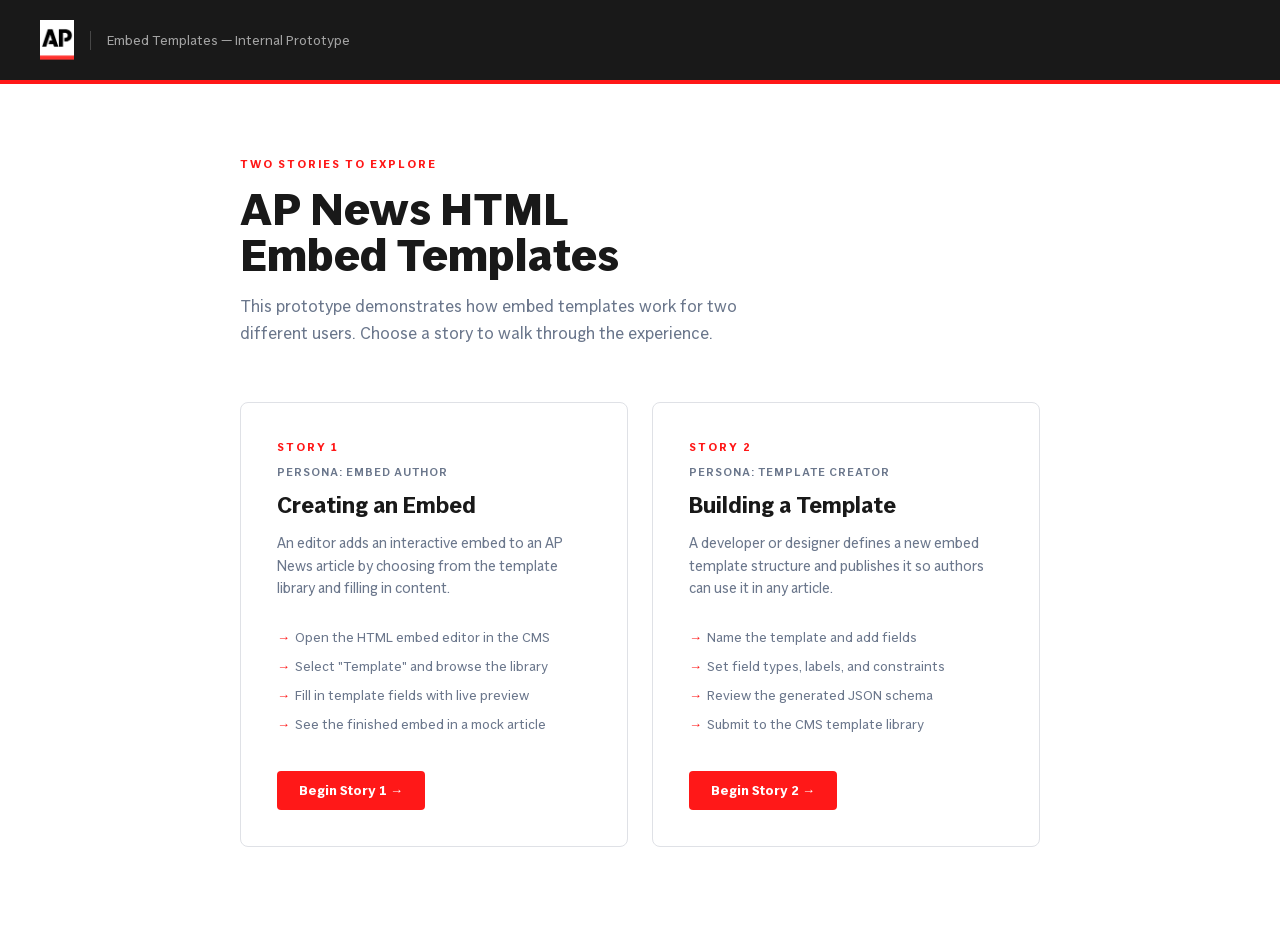
<file: index.html>
<!DOCTYPE html>
<html lang="en">
<head>
  <meta charset="UTF-8">
  <meta name="viewport" content="width=device-width, initial-scale=1.0">
  <title>AP News Embed Templates — Prototype</title>
  <link rel="stylesheet" href="ap-design-tokens.css">
  <style>
    /* ── RESET ─────────────────────────────────────────── */
    * { margin: 0; padding: 0; box-sizing: border-box; }

    :root {
      --ap-red: var(--ap-color-brand-ap-accent-red);
      --ap-red-dark: var(--ap-color-brand-ap-adaptive-red);
      --ap-black: var(--ap-color-text-primary);
      --ap-gray-100: var(--ap-color-backgrounds-secondary);
      --ap-gray-300: var(--ap-color-elements-border-moderate);
      --ap-gray-500: var(--ap-color-text-secondary);
      --ap-gray-700: #3a3a3a;
      --sp-xs: var(--ap-spacing-100);
      --sp-sm: var(--ap-spacing-200);
      --sp-md: var(--ap-spacing-400);
      --sp-lg: var(--ap-spacing-600);
      --sp-xl: var(--ap-spacing-700);
      --cms-blue: #0052cc;
      --cms-blue-hover: #0065ff;
      --cms-text: #172b4d;
      --cms-sub: #6b778c;
      --cms-border: #dfe1e6;
      --cms-bg: #f4f5f7;
    }

    body {
      font-family: var(--ap-font-family);
      color: var(--ap-black);
      background: white;
      min-height: 100vh;
    }

    /* ── SCREEN SYSTEM ─────────────────────────────────── */
    .screen { display: none; min-height: 100vh; }
    .screen.active { display: block; }
    #screen-s2-confirm.active { display: flex; }

    /* ── FLOW HEADER (shared by story screens) ─────────── */
    .flow-header {
      position: sticky;
      top: 0;
      z-index: 100;
      background: white;
      border-bottom: 1px solid var(--cms-border);
      padding: 0 24px;
      display: flex;
      align-items: center;
      height: 48px;
      gap: 0;
    }
    .flow-back {
      background: none; border: none; cursor: pointer;
      font-size: 12px; color: var(--cms-sub); margin-right: 20px;
      padding: 0; font-family: inherit; white-space: nowrap;
    }
    .flow-back:hover { color: var(--cms-text); }
    .flow-story-label {
      font-size: 11px; font-weight: 700; text-transform: uppercase;
      letter-spacing: 1.5px; color: var(--ap-red);
      margin-right: 20px; white-space: nowrap;
      padding-right: 20px; border-right: 1px solid var(--cms-border);
    }
    .flow-steps { display: flex; align-items: center; }
    .flow-step {
      font-size: 12px; color: var(--cms-sub); padding: 0 14px;
      height: 48px; display: flex; align-items: center;
      border-bottom: 2px solid transparent; white-space: nowrap;
    }
    .flow-step.active { color: var(--cms-text); border-bottom-color: var(--ap-red); font-weight: 600; }
    .flow-step.done { color: var(--cms-sub); }
    .flow-step.done::after { content: ' ✓'; color: #36b37e; font-size: 11px; }

    /* ── HOME SCREEN ───────────────────────────────────── */
    .home-header {
      background: var(--ap-black);
      padding: 20px 40px;
      display: flex; align-items: center; gap: 16px;
      border-bottom: 4px solid var(--ap-red);
    }
    .ap-wordmark-img { height: 40px; width: auto; display: block; }
    .home-header-label {
      color: rgba(255,255,255,0.6); font-size: 13px;
      border-left: 1px solid rgba(255,255,255,0.2); padding-left: 16px;
    }
    .home-body { max-width: 880px; margin: 0 auto; padding: 72px 40px 80px; }
    .home-eyebrow {
      font-size: 11px; font-weight: 700; text-transform: uppercase;
      letter-spacing: 2px; color: var(--ap-red); margin-bottom: 14px;
    }
    .home-title { font-size: 44px; font-weight: 800; line-height: 1.05; margin-bottom: 16px; color: var(--ap-black); }
    .home-subtitle { font-size: 16px; color: var(--cms-sub); margin-bottom: 56px; max-width: 540px; line-height: 1.65; }
    .story-cards { display: grid; grid-template-columns: 1fr 1fr; gap: 24px; }
    .story-card {
      border: 1px solid var(--cms-border); border-radius: 8px; padding: 36px;
      cursor: pointer; transition: all 0.2s; background: white; text-align: left;
    }
    .story-card:hover { border-color: var(--ap-red); box-shadow: 0 6px 24px rgba(255,24,24,0.1); transform: translateY(-2px); }
    .story-card-number { font-size: 11px; font-weight: 700; text-transform: uppercase; letter-spacing: 2px; color: var(--ap-red); margin-bottom: 10px; }
    .story-card-persona { font-size: 11px; font-weight: 600; text-transform: uppercase; letter-spacing: 1px; color: var(--cms-sub); margin-bottom: 10px; }
    .story-card-title { font-size: 22px; font-weight: 700; margin-bottom: 12px; }
    .story-card-desc { font-size: 14px; color: var(--cms-sub); line-height: 1.6; margin-bottom: 24px; }
    .story-card-steps { list-style: none; margin-bottom: 32px; }
    .story-card-steps li { font-size: 13px; color: var(--cms-sub); padding: 5px 0 5px 18px; position: relative; }
    .story-card-steps li::before { content: '→'; position: absolute; left: 0; color: var(--ap-red); }
    .story-card-cta {
      display: inline-block; padding: 10px 22px;
      background: var(--ap-red); color: white;
      border-radius: 4px; font-weight: 700; font-size: 13px;
    }

    /* ── CMS MOCK ──────────────────────────────────────── */
    .cms-screen { background: var(--cms-bg); }
    .cms-topbar {
      background: var(--cms-blue); height: 44px;
      display: flex; align-items: center; padding: 0 16px; gap: 16px;
    }
    .cms-topbar-logo { color: white; font-weight: 700; font-size: 14px; }
    .cms-topbar-sep { width: 1px; height: 18px; background: rgba(255,255,255,0.3); }
    .cms-topbar-item { color: rgba(255,255,255,0.7); font-size: 13px; cursor: pointer; }
    .cms-topbar-item.on { color: white; font-weight: 600; }
    .cms-layout { display: flex; height: calc(100vh - 48px - 44px); }
    .cms-sidebar { width: 220px; background: white; border-right: 1px solid var(--cms-border); padding: 12px 0; flex-shrink: 0; overflow-y: auto; }
    .cms-sidebar-section { padding: 8px 16px; font-size: 11px; font-weight: 600; text-transform: uppercase; letter-spacing: 1px; color: var(--cms-sub); margin-top: 6px; }
    .cms-sidebar-item { padding: 7px 16px; font-size: 13px; color: var(--cms-text); cursor: pointer; }
    .cms-sidebar-item:hover { background: var(--cms-bg); }
    .cms-sidebar-item.on { background: #e4ebff; color: var(--cms-blue); font-weight: 600; border-left: 3px solid var(--cms-blue); padding-left: 13px; }
    .cms-main { flex: 1; overflow-y: auto; padding: 24px 28px; }
    .cms-article-toolbar { display: flex; align-items: center; justify-content: space-between; margin-bottom: 18px; }
    .cms-article-toolbar-label { font-size: 13px; color: var(--cms-sub); }
    .cms-article-actions { display: flex; gap: 8px; }
    .cms-btn { padding: 6px 14px; font-size: 13px; font-weight: 500; border-radius: 3px; cursor: pointer; border: 1px solid var(--cms-border); background: white; color: var(--cms-text); font-family: inherit; }
    .cms-btn:hover { background: var(--cms-bg); }
    .cms-btn.primary { background: var(--cms-blue); color: white; border-color: var(--cms-blue); }
    .cms-btn.primary:hover { background: var(--cms-blue-hover); }
    .cms-article-body { background: white; border-radius: 4px; border: 1px solid var(--cms-border); }
    .cms-article-meta { padding: 20px 28px; border-bottom: 1px solid var(--cms-border); }
    .cms-article-title-display { font-size: 22px; font-weight: 700; color: var(--cms-text); margin-bottom: 6px; line-height: 1.25; }
    .cms-article-byline { font-size: 12px; color: var(--cms-sub); }
    .cms-article-content { padding: 20px 28px; }
    .cms-text-block { font-size: 14px; line-height: 1.75; color: var(--cms-text); margin-bottom: 18px; }
    .cms-embed-block {
      border: 2px dashed var(--cms-border); border-radius: 4px;
      padding: 18px 20px; margin: 20px 0; background: #fafbfc;
      display: flex; align-items: center; justify-content: space-between;
    }
    .cms-embed-block-info { display: flex; align-items: center; gap: 12px; }
    .cms-embed-icon { width: 34px; height: 34px; background: #e4ebff; border-radius: 4px; display: flex; align-items: center; justify-content: center; font-size: 15px; }
    .cms-embed-label { font-size: 13px; color: var(--cms-text); font-weight: 600; }
    .cms-embed-sublabel { font-size: 12px; color: var(--cms-sub); }
    .cms-embed-edit-btn {
      padding: 6px 14px; background: white; border: 1px solid var(--cms-border);
      border-radius: 3px; font-size: 12px; font-weight: 600; cursor: pointer;
      color: var(--cms-text); transition: all 0.15s; font-family: inherit;
    }
    .cms-embed-edit-btn:hover { border-color: var(--cms-blue); color: var(--cms-blue); background: #e4ebff; }
    .cms-hint {
      position: fixed; bottom: 24px; left: 50%; transform: translateX(-50%);
      background: rgba(0,0,0,0.78); color: white; padding: 10px 20px;
      border-radius: 20px; font-size: 13px; pointer-events: none; white-space: nowrap;
      transition: opacity 0.3s;
    }

    /* ── MODAL ─────────────────────────────────────────── */
    .modal-overlay {
      position: fixed; inset: 0; background: rgba(0,0,0,0.5);
      z-index: 500; display: flex; align-items: center; justify-content: center;
      opacity: 0; pointer-events: none; transition: opacity 0.2s;
    }
    .modal-overlay.open { opacity: 1; pointer-events: all; }
    .modal {
      background: white; border-radius: 4px; width: 580px;
      max-height: 90vh; overflow-y: auto;
      box-shadow: 0 12px 40px rgba(0,0,0,0.3);
    }
    .modal-header {
      background: var(--cms-text); color: white; padding: 13px 20px;
      display: flex; align-items: center; justify-content: space-between;
      border-radius: 4px 4px 0 0;
    }
    .modal-title { font-size: 14px; font-weight: 600; }
    .modal-close { background: none; border: none; color: rgba(255,255,255,0.65); cursor: pointer; font-size: 18px; line-height: 1; padding: 0; }
    .modal-close:hover { color: white; }
    .modal-tabs { display: flex; border-bottom: 2px solid var(--cms-border); padding: 0 20px; }
    .modal-tab {
      padding: 11px 14px; font-size: 11px; font-weight: 700; text-transform: uppercase;
      letter-spacing: 1px; color: var(--cms-sub); border-bottom: 2px solid transparent;
      margin-bottom: -2px; cursor: pointer; background: none; border-top: none;
      border-left: none; border-right: none; font-family: inherit;
    }
    .modal-tab.on { color: var(--cms-blue); border-bottom-color: var(--cms-blue); }
    .modal-body { padding: 22px 24px; }
    .modal-field { margin-bottom: 20px; }
    .modal-field label { display: block; font-size: 12px; font-weight: 600; color: var(--cms-text); margin-bottom: 6px; }
    .modal-field label .req { color: var(--cms-sub); font-weight: 400; }
    .modal-select-wrap { position: relative; }
    .modal-select {
      width: 100%; padding: 8px 12px; border: 1px solid var(--cms-border);
      border-radius: 3px; font-size: 14px; font-family: inherit;
      color: var(--cms-text); background: white; appearance: none; cursor: pointer;
    }
    .modal-select:focus { outline: none; border-color: var(--cms-blue); box-shadow: 0 0 0 2px rgba(0,82,204,0.15); }
    .modal-select-arrow { position: absolute; right: 10px; top: 50%; transform: translateY(-50%); pointer-events: none; color: var(--cms-sub); font-size: 11px; }
    .modal-template-callout {
      margin-top: 10px; padding: 14px 16px; background: var(--cms-bg);
      border-radius: 3px; border: 1px solid var(--cms-border);
      display: flex; align-items: center; justify-content: space-between; gap: 12px;
    }
    .modal-template-callout-text { font-size: 13px; color: var(--cms-text); font-weight: 600; }
    .modal-template-callout-sub { font-size: 12px; color: var(--cms-sub); margin-top: 2px; }
    .modal-template-callout-btn {
      padding: 7px 14px; background: var(--cms-blue); color: white;
      border: none; border-radius: 3px; font-size: 13px; font-weight: 600;
      cursor: pointer; white-space: nowrap; font-family: inherit;
    }
    .modal-template-callout-btn:hover { background: var(--cms-blue-hover); }
    .modal-textarea {
      width: 100%; min-height: 90px; padding: 8px 12px;
      border: 1px solid var(--cms-border); border-radius: 3px;
      font-size: 13px; font-family: monospace; color: var(--cms-text); resize: vertical;
    }
    .modal-caption-toolbar {
      display: flex; align-items: center; flex-wrap: wrap; gap: 2px;
      padding: 6px 8px; border: 1px solid var(--cms-border);
      border-bottom: none; border-radius: 3px 3px 0 0; background: var(--cms-bg);
    }
    .modal-caption-tool { padding: 3px 7px; font-size: 12px; border: none; background: none; color: var(--cms-text); cursor: pointer; border-radius: 2px; font-family: inherit; }
    .modal-caption-tool:hover { background: var(--cms-border); }
    .modal-caption-sep { width: 1px; height: 14px; background: var(--cms-border); margin: 0 3px; }
    .modal-caption-meta { font-size: 11px; color: var(--cms-sub); padding: 0 6px; }
    .modal-caption-input {
      width: 100%; padding: 8px 12px; border: 1px solid var(--cms-border);
      border-top: none; border-radius: 0 0 3px 3px; font-size: 13px; font-family: inherit;
    }
    .modal-footer { padding: 14px 24px; border-top: 1px solid var(--cms-border); display: flex; justify-content: space-between; align-items: center; }
    .modal-save-btn { padding: 8px 18px; background: var(--cms-blue); color: white; border: none; border-radius: 3px; font-size: 12px; font-weight: 700; cursor: pointer; text-transform: uppercase; letter-spacing: 0.5px; font-family: inherit; }
    .modal-save-btn:hover { background: var(--cms-blue-hover); }

    /* ── TEMPLATE LIBRARY ──────────────────────────────── */
    .library-screen { background: var(--cms-bg); }
    .library-body { max-width: 1080px; margin: 0 auto; padding: 32px; }
    .library-header { margin-bottom: 24px; }
    .library-title { font-size: 22px; font-weight: 700; color: var(--cms-text); margin-bottom: 6px; }
    .library-subtitle { font-size: 14px; color: var(--cms-sub); }
    .library-filters { display: flex; gap: 8px; margin-bottom: 24px; }
    .library-filter { padding: 5px 14px; border-radius: 20px; border: 1px solid var(--cms-border); background: white; font-size: 13px; cursor: pointer; color: var(--cms-text); font-family: inherit; }
    .library-filter.on { background: var(--cms-blue); color: white; border-color: var(--cms-blue); }
    .library-grid { display: grid; grid-template-columns: repeat(3, 1fr); gap: 18px; }
    .tpl-card { background: white; border: 1px solid var(--cms-border); border-radius: 6px; overflow: hidden; cursor: pointer; transition: all 0.18s; }
    .tpl-card:hover { border-color: var(--cms-blue); box-shadow: 0 4px 20px rgba(0,82,204,0.15); transform: translateY(-2px); }
    .tpl-thumb { height: 156px; background: var(--cms-bg); display: flex; align-items: center; justify-content: center; border-bottom: 1px solid var(--cms-border); overflow: hidden; }
    .tpl-thumb-inner { width: 78%; background: white; border: 1px solid var(--cms-border); border-radius: 4px; padding: 10px; box-shadow: 0 2px 8px rgba(0,0,0,0.07); }
    .tpl-meta { padding: 16px; }
    .tpl-name { font-size: 15px; font-weight: 700; color: var(--cms-text); margin-bottom: 4px; }
    .tpl-desc { font-size: 12px; color: var(--cms-sub); line-height: 1.45; margin-bottom: 12px; }
    .tpl-tag { display: inline-block; padding: 2px 8px; background: #e4ebff; color: var(--cms-blue); border-radius: 3px; font-size: 11px; font-weight: 600; }
    .tpl-tag.new { background: #e3fcef; color: #006644; }

    /* ── EDITOR SCREEN ─────────────────────────────────── */
    .editor-screen { background: var(--cms-bg); }
    .editor-chrome {
      background: white; border-bottom: 1px solid var(--cms-border);
      padding: 0 28px; height: 56px; display: flex; align-items: center;
      justify-content: space-between;
    }
    .editor-chrome-meta { min-width: 0; }
    .editor-chrome-template-name { font-size: 15px; font-weight: 700; color: var(--cms-text); }
    .editor-chrome-sub { font-size: 12px; color: var(--cms-sub); display: block; margin-top: 2px; }
    .editor-chrome-actions { display: flex; gap: 8px; }
    .editor-body { padding: 20px 28px; }
    .editor-panel { display: none; }
    .editor-panel.on { display: block; }
    .editor-layout { display: grid; grid-template-columns: 1fr 1fr; gap: 20px; }
    @media (max-width: 900px) { .editor-layout { grid-template-columns: 1fr; } }

    /* ── FORM STYLES ───────────────────────────────────── */
    .form-section {
      background: white; padding: var(--sp-lg); border-radius: 4px;
      border: 1px solid var(--cms-border);
      max-height: calc(100vh - 48px - 56px - 40px);
      overflow-y: auto;
    }
    .form-group { margin-bottom: var(--sp-lg); }
    .form-group label { display: block; font-size: 12px; font-weight: 600; margin-bottom: var(--sp-sm); color: var(--cms-text); }
    .form-group label .required { color: var(--ap-red); }
    .form-group input, .form-group textarea, .form-group select {
      width: 100%; padding: var(--sp-sm) var(--sp-md);
      border: 1px solid var(--cms-border); border-radius: 3px;
      font-size: 13px; font-family: inherit; transition: border-color 0.2s;
      color: var(--cms-text);
    }
    .form-group input:focus, .form-group textarea:focus {
      outline: none; border-color: var(--ap-red);
      box-shadow: 0 0 0 2px rgba(255,24,24,0.1);
    }
    .form-group textarea { resize: vertical; min-height: 72px; }
    .form-group input[type="number"] { width: 110px; }
    .char-count { font-size: 11px; color: var(--cms-sub); margin-top: 4px; }
    .form-group-nested { background: var(--cms-bg); padding: var(--sp-md); border-radius: 3px; margin-top: var(--sp-sm); border: 1px solid var(--cms-border); }
    .form-group-array { background: var(--cms-bg); padding: var(--sp-md); border-radius: 3px; margin-top: var(--sp-sm); }
    .array-item { background: white; padding: var(--sp-md); border-radius: 3px; margin-bottom: var(--sp-md); border-left: 3px solid var(--ap-red); }
    .array-item-header { display: flex; justify-content: space-between; align-items: center; margin-bottom: var(--sp-md); padding-bottom: var(--sp-sm); border-bottom: 1px solid var(--cms-border); }
    .array-item-title { font-size: 12px; font-weight: 600; color: var(--cms-sub); }
    .btn-remove { background: white; border: 1px solid var(--cms-border); padding: 3px 8px; font-size: 11px; cursor: pointer; border-radius: 2px; color: #666; transition: all 0.15s; font-family: inherit; }
    .btn-remove:hover { border-color: var(--ap-red); color: var(--ap-red); }
    .btn-add-item { background: white; border: 2px dashed var(--cms-border); padding: var(--sp-md); width: 100%; cursor: pointer; font-size: 13px; font-weight: 600; color: var(--ap-red); border-radius: 3px; transition: all 0.15s; font-family: inherit; }
    .btn-add-item:hover { border-color: var(--ap-red); background: rgba(255,24,24,0.03); }

    /* ── PREVIEW SECTION ───────────────────────────────── */
    .preview-section {
      background: white; padding: var(--sp-lg);
      border: 1px solid var(--cms-border); border-radius: 4px;
      max-height: calc(100vh - 48px - 56px - 40px);
      overflow-y: auto;
    }
    .preview-label { font-size: 11px; font-weight: 600; text-transform: uppercase; color: var(--cms-sub); margin-bottom: var(--sp-lg); letter-spacing: 1px; }
    .empty-state { text-align: center; padding: var(--sp-xl); color: var(--cms-sub); font-size: 14px; }

    /* ── EMBED: GENERIC ────────────────────────────────── */
    .ap-generic-embed { border: 1px solid var(--ap-gray-300); border-radius: 4px; padding: var(--sp-lg); background: white; box-shadow: 3px 4px 6px rgba(0,0,0,0.07); }
    .ap-embed-prompt { width: 40px; height: 5px; background: var(--ap-red); margin-bottom: var(--sp-md); border-radius: 2px; }
    .ap-embed-title { font-size: var(--ap-text-size-x1); font-weight: 700; margin-bottom: var(--sp-md); color: var(--ap-black); }
    .ap-embed-description { font-size: var(--ap-text-size-body-sm); line-height: 1.6; color: var(--ap-gray-700); margin-bottom: var(--sp-md); }
    .ap-embed-image { width: 100%; border-radius: 4px; margin-bottom: var(--sp-md); display: block; }
    .ap-embed-title-link, .ap-embed-description-link { display: block; text-decoration: none; color: inherit; }
    .ap-embed-title-link:hover .ap-embed-title { text-decoration: underline; }
    .ap-embed-button { display: inline-block; padding: 10px 20px; background: var(--ap-color-interactive-filled-background-enabled-bg); color: var(--ap-color-interactive-filled-label-enabled-label); text-decoration: none; border-radius: var(--ap-layout-border-radius-lg); font-weight: var(--ap-font-weight-bold); font-size: 13px; transition: background 0.2s; }
    .ap-embed-button:hover { background: var(--ap-color-interactive-filled-background-hover-bg); }

    /* ── EMBED: REVIEW ─────────────────────────────────── */
    .ap-review-embed { border: 1px solid var(--ap-gray-300); border-radius: 4px; padding: var(--sp-lg); background: white; box-shadow: 3px 4px 6px rgba(0,0,0,0.07); }
    .ap-review-album { font-size: clamp(1.4rem, 4vw, 2.2rem); font-weight: 700; font-stretch: var(--ap-font-stretch-condensed); letter-spacing: var(--ap-letter-spacing-tight); line-height: 1.1; margin-bottom: var(--sp-md); color: var(--ap-black); }
    .ap-review-header { display: grid; grid-template-columns: 130px 1fr; gap: var(--sp-lg); margin-bottom: var(--sp-lg); padding-bottom: var(--sp-lg); border-bottom: 1px solid var(--ap-gray-300); }
    @media (max-width: 500px) { .ap-review-header { grid-template-columns: 90px 1fr; } }
    .ap-review-cover { width: 100%; aspect-ratio: 1; object-fit: cover; border-radius: 4px; background: var(--ap-gray-100); }
    .ap-review-info { display: flex; flex-direction: column; justify-content: center; min-width: 0; }
    .ap-review-artist { font-size: var(--ap-text-size-body-sm); color: var(--ap-gray-700); margin-bottom: var(--sp-md); }
    .ap-review-rating { display: flex; align-items: center; gap: var(--sp-sm); }
    .ap-stars { font-size: var(--ap-text-size-fixed-lg); color: var(--ap-red); letter-spacing: 2px; }
    .ap-rating-value { font-size: 13px; color: var(--ap-gray-700); font-weight: 600; }
    .ap-review-tracks { margin-bottom: var(--sp-lg); }
    .ap-review-track { padding: var(--sp-md); background: var(--ap-gray-100); border-radius: 3px; margin-bottom: var(--sp-sm); }
    .ap-track-label { display: block; font-size: 11px; font-weight: 600; text-transform: uppercase; color: var(--ap-red); margin-bottom: 4px; }
    .ap-review-track a { color: var(--ap-black); text-decoration: none; font-weight: 600; transition: color 0.2s; }
    .ap-review-track a:hover { color: var(--ap-red); }
    .ap-review-for-fans { padding-top: var(--sp-lg); border-top: 1px solid var(--ap-gray-300); }
    .ap-for-fans-label { font-size: var(--ap-text-size-metadata); font-weight: 600; text-transform: uppercase; color: var(--ap-gray-700); margin-bottom: var(--sp-sm); }
    .ap-for-fans-list { list-style: none; display: flex; flex-wrap: wrap; gap: var(--sp-sm); }
    .ap-for-fans-list li { display: inline-block; }
    .ap-for-fans-list a { display: inline-block; padding: 4px 12px; background: var(--ap-gray-100); border-radius: var(--ap-layout-border-radius-lg); font-size: var(--ap-text-size-metadata); color: var(--ap-black); text-decoration: none; transition: all 0.2s; }
    .ap-for-fans-list a:hover { background: var(--ap-red); color: white; }

    /* ── EMBED: TIMELINE ───────────────────────────────── */
    .ap-timeline-embed { border: 1px solid var(--ap-gray-300); border-radius: 4px; padding: var(--sp-lg); background: white; box-shadow: 3px 4px 6px rgba(0,0,0,0.07); }
    .ap-timeline-header { margin-bottom: var(--sp-xl); padding-bottom: 0; border-bottom: 1px solid var(--ap-gray-300); overflow: hidden; }
    .ap-timeline-hero-image { display: block; width: calc(100% + 2 * var(--sp-lg)); margin: var(--sp-md) calc(-1 * var(--sp-lg)) 0; max-height: 240px; object-fit: cover; }
    .ap-timeline-title { font-size: var(--ap-text-size-x1); font-weight: 700; margin-bottom: var(--sp-sm); color: var(--ap-black); }
    .ap-timeline-description { font-size: var(--ap-text-size-body-sm); color: var(--ap-gray-700); line-height: 1.6; }
    .ap-timeline-container { position: relative; padding-left: 28px; }
    .ap-timeline-marker { position: relative; margin-bottom: var(--sp-xl); }
    .ap-timeline-marker::before { content: ''; position: absolute; left: -28px; top: 3px; width: 16px; height: 16px; background: var(--ap-red); border: none; border-radius: 50%; z-index: 1; }
    .ap-timeline-marker:not(:last-child)::after { content: ''; position: absolute; left: -21px; width: 2px; top: 25px; bottom: -28px; background: var(--ap-gray-300); z-index: 0; }
    .ap-timeline-date { font-size: var(--ap-text-size-metadata); font-weight: 700; text-transform: uppercase; color: var(--ap-red); margin-bottom: var(--sp-sm); }
    .ap-timeline-event { background: var(--ap-gray-100); padding: var(--sp-md); border-radius: 3px; overflow: hidden; }
    .ap-timeline-event-title { font-size: var(--ap-text-size-body-base); font-weight: 700; margin-bottom: var(--sp-sm); color: var(--ap-black); }
    .ap-timeline-event-description { font-size: 13px; color: var(--ap-gray-700); line-height: 1.6; margin-bottom: var(--sp-md); }
    .ap-timeline-event-image { display: block; width: calc(100% + 2 * var(--sp-md)); max-height: 200px; object-fit: cover; margin: calc(-1 * var(--sp-md)) calc(-1 * var(--sp-md)) var(--sp-md); }
    .ap-timeline-event-link { display: inline-block; color: var(--ap-red); text-decoration: none; font-size: var(--ap-text-size-metadata); font-weight: 600; }
    .ap-timeline-event-link:hover { text-decoration: underline; }

    /* ── ARTICLE PREVIEW ───────────────────────────────── */
    .article-screen { background: white; }
    .ap-article-topbar { background: white; border-bottom: 3px solid var(--ap-red); padding: 12px 0; }
    .ap-article-topbar-inner { max-width: 960px; margin: 0 auto; padding: 0 24px; display: flex; align-items: center; justify-content: space-between; }
    .ap-news-logo { font-size: 28px; font-weight: 900; color: black; letter-spacing: -1px; }
    .ap-news-logo span { color: var(--ap-red); }
    .ap-nav { display: flex; gap: 20px; }
    .ap-nav a { font-size: 12px; font-weight: 600; color: #333; text-decoration: none; text-transform: uppercase; letter-spacing: 0.5px; }
    .ap-article-main { max-width: 680px; margin: 0 auto; padding: 40px 24px 80px; }
    .ap-article-category { font-size: 11px; font-weight: 700; text-transform: uppercase; letter-spacing: 2px; color: var(--ap-red); margin-bottom: 12px; }
    .ap-article-h1 { font-size: 30px; font-weight: 800; line-height: 1.15; margin-bottom: 14px; color: black; }
    .ap-article-byline { font-size: 13px; color: #555; margin-bottom: 24px; padding-bottom: 24px; border-bottom: 1px solid #e0e0e0; }
    .ap-article-body p { font-size: 17px; line-height: 1.75; color: #222; margin-bottom: 20px; font-family: Georgia, serif; }
    .ap-article-embed-container { margin: 32px 0; }
    .article-end-actions { margin-top: 48px; padding-top: 24px; border-top: 1px solid #e0e0e0; display: flex; gap: 12px; }

    /* ── STORY 2: BUILDER ──────────────────────────────── */
    .builder-screen { background: var(--cms-bg); }
    .builder-body { max-width: 1160px; margin: 0 auto; padding: 24px 28px; }
    .builder-meta-bar { background: white; border: 1px solid var(--cms-border); border-radius: 6px; padding: 18px 20px; margin-bottom: 18px; display: grid; grid-template-columns: 1fr 1fr; gap: 16px; }
    .builder-meta-label { font-size: 12px; font-weight: 600; color: var(--cms-text); display: block; margin-bottom: 5px; }
    .builder-meta-input { width: 100%; padding: 7px 10px; border: 1px solid var(--cms-border); border-radius: 3px; font-size: 13px; font-family: inherit; color: var(--cms-text); }
    .builder-meta-input:focus { outline: none; border-color: var(--ap-red); }
    .builder-status-toggle { display: flex; align-items: center; gap: 8px; margin-top: 10px; }
    .toggle-track { position: relative; width: 36px; height: 20px; cursor: pointer; }
    .toggle-track input { opacity: 0; width: 0; height: 0; position: absolute; }
    .toggle-thumb { position: absolute; inset: 0; background: var(--ap-gray-300); border-radius: 20px; transition: background 0.2s; }
    .toggle-thumb::after { content: ''; position: absolute; width: 14px; height: 14px; left: 3px; top: 3px; background: white; border-radius: 50%; transition: transform 0.2s; box-shadow: 0 1px 3px rgba(0,0,0,0.25); }
    .toggle-track input:checked + .toggle-thumb { background: #22a06b; }
    .toggle-track input:checked + .toggle-thumb::after { transform: translateX(16px); }
    .toggle-status-label { font-size: 12px; font-weight: 600; color: var(--cms-sub); }
    .builder-panels { display: grid; grid-template-columns: 1fr 1fr; gap: 18px; }
    .builder-panel { background: white; border: 1px solid var(--cms-border); border-radius: 6px; overflow: hidden; }
    .builder-panel-head { padding: 12px 18px; border-bottom: 1px solid var(--cms-border); background: var(--cms-bg); font-size: 12px; font-weight: 600; color: var(--cms-text); display: flex; justify-content: space-between; align-items: center; }
    .builder-panel-body { padding: 16px 18px; }
    .builder-field-item { border: 1px solid var(--cms-border); border-radius: 4px; padding: 10px 14px; margin-bottom: 8px; background: var(--cms-bg); display: flex; align-items: center; justify-content: space-between; gap: 10px; }
    .builder-drag-handle { display: flex; flex-direction: column; gap: 3px; cursor: grab; padding: 2px 0; flex-shrink: 0; }
    .builder-drag-handle span { display: block; width: 14px; height: 2px; background: #999; border-radius: 1px; }
    .builder-field-name { font-size: 13px; font-weight: 600; color: var(--cms-text); }
    .builder-field-meta { font-size: 11px; color: var(--cms-sub); margin-top: 2px; }
    .builder-field-badges { display: flex; gap: 4px; align-items: center; }
    .badge { padding: 2px 7px; border-radius: 3px; font-size: 11px; font-weight: 600; }
    .badge-text { background: #e4ebff; color: var(--cms-blue); }
    .badge-url { background: #fff0b3; color: #ff8b00; }
    .badge-number { background: #e3fcef; color: #006644; }
    .badge-array { background: #ffe2e0; color: #bf2600; }
    .badge-bool { background: #f3f0ff; color: #403294; }
    .badge-req { background: var(--cms-bg); color: var(--cms-sub); border: 1px solid var(--cms-border); }
    .builder-remove-btn { background: none; border: none; cursor: pointer; color: var(--cms-sub); font-size: 14px; padding: 0 4px; font-family: inherit; }
    .builder-remove-btn:hover { color: #bf2600; }
    .builder-add-btn { width: 100%; padding: 9px; border: 2px dashed var(--cms-border); border-radius: 4px; background: none; color: var(--cms-blue); font-size: 13px; font-weight: 600; cursor: pointer; margin-top: 6px; font-family: inherit; }
    .builder-add-btn:hover { border-color: var(--cms-blue); background: #f4f5f7; }
    .json-output { font-family: monospace; font-size: 12px; line-height: 1.65; color: var(--cms-text); background: #fafbfc; padding: 16px 18px; white-space: pre; overflow-x: auto; max-height: 440px; overflow-y: auto; border-radius: 0; }
    .builder-actions { margin-top: 18px; display: flex; justify-content: flex-end; gap: 10px; }

    /* ── STORY 2: CONFIRM ──────────────────────────────── */
    #screen-s2-confirm { background: white; align-items: center; justify-content: center; }
    .confirm-body { text-align: center; max-width: 460px; padding: 40px; }
    .confirm-icon { width: 64px; height: 64px; background: #e3fcef; border-radius: 50%; margin: 0 auto 24px; display: flex; align-items: center; justify-content: center; font-size: 28px; }
    .confirm-title { font-size: 26px; font-weight: 700; margin-bottom: 12px; }
    .confirm-desc { font-size: 15px; color: var(--cms-sub); line-height: 1.65; margin-bottom: 32px; }
    .confirm-actions { display: flex; gap: 12px; justify-content: center; }

    /* ── SHARED BUTTONS ────────────────────────────────── */
    .btn { padding: 9px 20px; border-radius: 3px; font-size: 13px; font-weight: 600; cursor: pointer; font-family: inherit; border: none; }
    .btn-red { background: var(--ap-red); color: white; }
    .btn-red:hover { opacity: 0.9; }
    .btn-outline { background: white; color: var(--cms-text); border: 1px solid var(--cms-border); }
    .btn-outline:hover { background: var(--cms-bg); }
    .btn-cms { background: var(--cms-blue); color: white; }
    .btn-cms:hover { background: var(--cms-blue-hover); }

    /* ── ADD FIELD MODAL ───────────────────────────────── */
    .field-modal-overlay {
      position: fixed; inset: 0; background: rgba(0,0,0,0.45); z-index: 600;
      display: flex; align-items: center; justify-content: center;
      opacity: 0; pointer-events: none; transition: opacity 0.2s;
    }
    .field-modal-overlay.open { opacity: 1; pointer-events: all; }
    .field-modal { background: white; border-radius: 6px; width: 420px; padding: 0; box-shadow: 0 8px 30px rgba(0,0,0,0.25); overflow: hidden; }
    .field-modal-header { background: var(--cms-text); color: white; padding: 13px 18px; display: flex; justify-content: space-between; align-items: center; font-size: 14px; font-weight: 600; }
    .field-modal-body { padding: 20px; }
    .field-modal-footer { padding: 14px 20px; border-top: 1px solid var(--cms-border); display: flex; justify-content: flex-end; gap: 8px; }
    .field-form-group { margin-bottom: 16px; }
    .field-form-label { display: block; font-size: 12px; font-weight: 600; color: var(--cms-text); margin-bottom: 5px; }
    .field-form-input, .field-form-select { width: 100%; padding: 8px 10px; border: 1px solid var(--cms-border); border-radius: 3px; font-size: 13px; font-family: inherit; color: var(--cms-text); }
    .field-form-input:focus, .field-form-select:focus { outline: none; border-color: var(--ap-red); }
    .field-form-row { display: grid; grid-template-columns: 1fr 1fr; gap: 12px; }
    .field-form-check { display: flex; align-items: center; gap: 8px; font-size: 13px; color: var(--cms-text); }
    .field-form-check input { width: auto; }

    /* ── GENERIC VARIANT SWITCHER ──────────────────────── */
    .variant-switcher { margin-bottom: 22px; padding-bottom: 22px; border-bottom: 1px solid var(--cms-border); }
    .variant-switcher-label { font-size: 10px; font-weight: 700; text-transform: uppercase; letter-spacing: 1.5px; color: var(--cms-sub); margin-bottom: 10px; }
    .variant-options { display: grid; grid-template-columns: repeat(3, 1fr); gap: 8px; }
    .variant-option { background: white; border: 2px solid var(--cms-border); border-radius: 6px; padding: 10px 8px 9px; cursor: pointer; font-family: inherit; text-align: center; transition: all 0.15s; }
    .variant-option:hover { border-color: var(--ap-red); }
    .variant-option.active { border-color: var(--ap-red); background: rgba(255,24,24,0.03); }
    .variant-option-name { display: block; font-size: 11px; font-weight: 700; color: var(--cms-sub); margin-top: 8px; }
    .variant-option.active .variant-option-name { color: var(--ap-red); }
    .variant-thumb { height: 50px; background: var(--cms-bg); border-radius: 3px; overflow: hidden; display: flex; align-items: center; justify-content: center; }

    /* ── VARIANT 1: HEADLINE CARD (horizontal) ─────────── */
    .ap-generic-v1 {
      border: 1px solid var(--ap-gray-300); border-radius: 4px; background: white;
      box-shadow: 3px 4px 8px rgba(0,0,0,0.08); display: grid;
      grid-template-columns: 1fr 140px; min-height: 140px; overflow: hidden;
    }
    .v1-content {
      padding: 18px 20px; border-left: 4px solid var(--ap-red);
      display: flex; flex-direction: column; gap: 8px; justify-content: center;
    }
    .v1-content .ap-embed-prompt { margin-bottom: 0; }
    .v1-title { font-size: 17px; font-weight: 700; line-height: 1.2; color: var(--ap-black); }
    .v1-title a { color: inherit; text-decoration: none; }
    .v1-title a:hover { text-decoration: underline; }
    .v1-desc { font-size: 12px; line-height: 1.55; color: var(--ap-gray-700); }
    .v1-cta { margin-top: 2px; }
    .v1-img { width: 100%; height: 100%; object-fit: cover; display: block; }
    .v1-img-placeholder { width: 100%; height: 100%; background: var(--ap-gray-100); display: block; }

    /* ── VARIANT 2: PHOTO FEATURE (image-forward) ──────── */
    .ap-generic-v2 {
      border: 1px solid var(--ap-gray-300); border-radius: 4px;
      overflow: hidden; background: white; box-shadow: 3px 4px 8px rgba(0,0,0,0.08);
    }
    .v2-img-wrap {
      width: 100%; aspect-ratio: 16/7; overflow: hidden;
      background: var(--ap-gray-100); position: relative;
    }
    .v2-img-wrap img { width: 100%; height: 100%; object-fit: cover; display: block; }
    .v2-img-empty { width: 100%; height: 100%; display: flex; align-items: center; justify-content: center; background: #eee; }
    .v2-img-empty-label { font-size: 11px; color: #999; }
    .v2-category {
      font-size: 10px; font-weight: 700; text-transform: uppercase;
      letter-spacing: 2px; color: var(--ap-red); margin-bottom: 10px;
    }
    .v2-body { padding: 20px 22px 22px; }
    .v2-title { font-size: var(--ap-text-size-x1); font-weight: 700; line-height: 1.2; margin-bottom: 10px; color: var(--ap-black); }
    .v2-title a { color: inherit; text-decoration: none; }
    .v2-title a:hover { text-decoration: underline; }
    .v2-desc { font-size: var(--ap-text-size-body-sm); line-height: 1.65; color: var(--ap-gray-700); margin-bottom: 14px; }
    .v2-footer { display: flex; align-items: center; justify-content: space-between; padding-top: 14px; border-top: 1px solid var(--ap-gray-300); }
    .v2-ap-credit { font-size: 10px; font-weight: 700; text-transform: uppercase; letter-spacing: 1.5px; color: var(--ap-gray-500); }

    /* ── VARIANT 3: VIDEO FEATURE ──────────────────────── */
    .ap-generic-v3 {
      border: 1px solid var(--ap-gray-300); border-radius: 4px;
      overflow: hidden; background: white; box-shadow: 3px 4px 8px rgba(0,0,0,0.08);
    }
    .v3-video-wrap {
      width: 100%; aspect-ratio: 16/9; position: relative;
      background: #111; overflow: hidden;
    }
    .v3-video-wrap img { width: 100%; height: 100%; object-fit: cover; display: block; opacity: 0.82; }
    .v3-video-empty { width: 100%; height: 100%; background: #1a1a1a; display: flex; align-items: center; justify-content: center; }
    .v3-gradient {
      position: absolute; inset: 0;
      background: linear-gradient(to bottom, rgba(0,0,0,0.1) 0%, rgba(0,0,0,0.65) 100%);
    }
    .v3-play-btn {
      position: absolute; top: 50%; left: 50%;
      transform: translate(-50%, -60%);
      width: 54px; height: 54px; background: rgba(255,255,255,0.92);
      border-radius: 50%; display: flex; align-items: center; justify-content: center;
      box-shadow: 0 2px 12px rgba(0,0,0,0.3);
    }
    .v3-play-triangle {
      width: 0; height: 0;
      border-top: 10px solid transparent; border-bottom: 10px solid transparent;
      border-left: 18px solid #111; margin-left: 4px;
    }
    .v3-video-title {
      position: absolute; bottom: 0; left: 0; right: 0;
      padding: 14px 16px; font-size: 17px; font-weight: 700;
      color: white; line-height: 1.2;
    }
    .v3-body { padding: 14px 18px 18px; }
    .v3-desc { font-size: 13px; line-height: 1.6; color: var(--ap-gray-700); margin-bottom: 14px; }
    .v3-footer { display: flex; align-items: center; justify-content: space-between; padding-top: 12px; border-top: 1px solid var(--ap-gray-300); }
    .v3-ap-credit { font-size: 10px; font-weight: 700; text-transform: uppercase; letter-spacing: 1.5px; color: var(--ap-gray-500); }
  </style>
</head>
<body>

<!-- ════════════════════════════════════════════════════════
     HOME SCREEN
════════════════════════════════════════════════════════ -->
<div id="screen-home" class="screen active">
  <div class="home-header">
    <img src="images/ap-logo.png" alt="AP" class="ap-wordmark-img">
    <div class="home-header-label">Embed Templates — Internal Prototype</div>
  </div>
  <div class="home-body">
    <div class="home-eyebrow">Two Stories to Explore</div>
    <h1 class="home-title">AP News HTML<br>Embed Templates</h1>
    <p class="home-subtitle">This prototype demonstrates how embed templates work for two different users. Choose a story to walk through the experience.</p>
    <div class="story-cards">
      <div class="story-card" onclick="goTo('screen-s1-cms')">
        <div class="story-card-number">Story 1</div>
        <div class="story-card-persona">Persona: Embed Author</div>
        <div class="story-card-title">Creating an Embed</div>
        <div class="story-card-desc">An editor adds an interactive embed to an AP News article by choosing from the template library and filling in content.</div>
        <ul class="story-card-steps">
          <li>Open the HTML embed editor in the CMS</li>
          <li>Select "Template" and browse the library</li>
          <li>Fill in template fields with live preview</li>
          <li>See the finished embed in a mock article</li>
        </ul>
        <div class="story-card-cta">Begin Story 1 →</div>
      </div>
      <div class="story-card" onclick="goTo('screen-s2-builder')">
        <div class="story-card-number">Story 2</div>
        <div class="story-card-persona">Persona: Template Creator</div>
        <div class="story-card-title">Building a Template</div>
        <div class="story-card-desc">A developer or designer defines a new embed template structure and publishes it so authors can use it in any article.</div>
        <ul class="story-card-steps">
          <li>Name the template and add fields</li>
          <li>Set field types, labels, and constraints</li>
          <li>Review the generated JSON schema</li>
          <li>Submit to the CMS template library</li>
        </ul>
        <div class="story-card-cta">Begin Story 2 →</div>
      </div>
    </div>
  </div>
</div>

<!-- ════════════════════════════════════════════════════════
     STORY 1 — STEP 1: CMS MOCK
════════════════════════════════════════════════════════ -->
<div id="screen-s1-cms" class="screen">
  <div class="flow-header">
    <button class="flow-back" onclick="goTo('screen-home')">← Home</button>
    <span class="flow-story-label">Story 1: Embed Author</span>
    <div class="flow-steps">
      <div class="flow-step active">CMS Editor</div>
      <div class="flow-step">Template Library</div>
      <div class="flow-step">Fill Content</div>
      <div class="flow-step">Article Preview</div>
    </div>
  </div>

  <div class="cms-topbar">
    <div class="cms-topbar-logo">AP CMS</div>
    <div class="cms-topbar-sep"></div>
    <div class="cms-topbar-item on">Content</div>
    <div class="cms-topbar-item">Assets</div>
    <div class="cms-topbar-item">Analytics</div>
    <div class="cms-topbar-item">Publish</div>
  </div>

  <div class="cms-layout">
    <div class="cms-sidebar">
      <div class="cms-sidebar-section">Content</div>
      <div class="cms-sidebar-item">All Stories</div>
      <div class="cms-sidebar-item on">My Stories</div>
      <div class="cms-sidebar-item">Drafts</div>
      <div class="cms-sidebar-item">Scheduled</div>
      <div class="cms-sidebar-section">Tools</div>
      <div class="cms-sidebar-item">Media Library</div>
      <div class="cms-sidebar-item">Embed Templates</div>
      <div class="cms-sidebar-item">Substitutions</div>
    </div>

    <div class="cms-main">
      <div class="cms-article-toolbar">
        <div class="cms-article-toolbar-label">Editing: Draft · Last saved 3 minutes ago</div>
        <div class="cms-article-actions">
          <button class="cms-btn">Preview</button>
          <button class="cms-btn">Save Draft</button>
          <button class="cms-btn primary">Publish</button>
        </div>
      </div>

      <div class="cms-article-body">
        <div class="cms-article-meta">
          <div class="cms-article-title-display">Taylor Swift's 'The Tortured Poets Department': A nuanced look at celebrity grief</div>
          <div class="cms-article-byline">By Mesfin Fekadu, AP Music Writer · April 18, 2026 · Entertainment</div>
        </div>
        <div class="cms-article-content">
          <div class="cms-text-block">Taylor Swift's 11th studio album arrives weighed with expectation — a meditation on public heartbreak that manages to feel both sprawling and intimate. At 31 tracks across two discs, it asks a great deal of the listener's patience.</div>

          <div class="cms-embed-block">
            <div class="cms-embed-block-info">
              <div class="cms-embed-icon">⬜</div>
              <div>
                <div class="cms-embed-label">HTML Embed</div>
                <div class="cms-embed-sublabel">No template selected · Click Edit HTML to configure</div>
              </div>
            </div>
            <button class="cms-embed-edit-btn" onclick="openModal()">Edit HTML</button>
          </div>

          <div class="cms-text-block">The album's first disc leans into the confessional mode that Swift has perfected over two decades, while the second introduces experimental textures that feel genuinely new for the artist.</div>
          <div class="cms-text-block">Whether the whole is greater than the sum of its parts is a question the album raises but doesn't fully answer.</div>
        </div>
      </div>
    </div>
  </div>

  <div class="cms-hint" id="cms-hint">Click <strong>Edit HTML</strong> on the embed block to open the editor</div>
</div>

<!-- MODAL overlays CMS screen -->
<div id="embed-modal" class="modal-overlay" onclick="handleModalBg(event)">
  <div class="modal">
    <div class="modal-header">
      <span class="modal-title">Edit HTML</span>
      <button class="modal-close" onclick="closeModal()">✕</button>
    </div>
    <div class="modal-tabs">
      <button class="modal-tab on">MAIN</button>
      <button class="modal-tab">OVERRIDES</button>
      <button class="modal-tab">ADVANCED</button>
    </div>
    <div class="modal-body">
      <div class="modal-field">
        <label>HTML Embed <span class="req">(Required)</span></label>
        <div class="modal-select-wrap">
          <select class="modal-select" id="embedTypeSelect" onchange="onEmbedTypeChange(this.value)">
            <option value="">Search…</option>
            <option value="inline">Inline</option>
            <option value="shared">Shared</option>
            <option value="template" selected>Template</option>
          </select>
          <span class="modal-select-arrow">▾</span>
        </div>
        <div id="templateCallout" class="modal-template-callout">
          <div>
            <div class="modal-template-callout-text">Use a reusable template</div>
            <div class="modal-template-callout-sub">Choose a structured template from the library to populate this embed</div>
          </div>
          <button class="modal-template-callout-btn" onclick="goToLibrary()">Browse Templates →</button>
        </div>
      </div>
      <div class="modal-field">
        <label>Raw HTML <span class="req">(Required)</span></label>
        <textarea class="modal-textarea" placeholder="Paste raw HTML, or use a template above to generate it…"></textarea>
      </div>
      <div class="modal-field">
        <label>Caption</label>
        <div class="modal-caption-toolbar">
          <button class="modal-caption-tool"><strong>B</strong></button>
          <button class="modal-caption-tool"><em>I</em></button>
          <button class="modal-caption-tool"><u>U</u></button>
          <div class="modal-caption-sep"></div>
          <button class="modal-caption-tool">≡</button>
          <button class="modal-caption-tool" style="text-align:right;">≡</button>
          <button class="modal-caption-tool">≡</button>
          <div class="modal-caption-sep"></div>
          <button class="modal-caption-tool">⋮≡</button>
          <button class="modal-caption-tool">≡⋮</button>
          <div class="modal-caption-sep"></div>
          <span class="modal-caption-meta">Substitutions ▾</span>
          <div class="modal-caption-sep"></div>
          <span class="modal-caption-meta">⤢</span>
          <div style="flex:1;"></div>
          <span class="modal-caption-meta">0w 0c</span>
        </div>
        <input type="text" class="modal-caption-input" placeholder="">
      </div>
    </div>
    <div class="modal-footer">
      <button class="btn btn-outline" onclick="closeModal()">Cancel</button>
      <button class="modal-save-btn">SAVE &amp; CLOSE</button>
    </div>
  </div>
</div>

<!-- ════════════════════════════════════════════════════════
     STORY 1 — STEP 2: TEMPLATE LIBRARY
════════════════════════════════════════════════════════ -->
<div id="screen-s1-library" class="screen">
  <div class="flow-header">
    <button class="flow-back" onclick="goTo('screen-s1-cms')">← CMS Editor</button>
    <span class="flow-story-label">Story 1: Embed Author</span>
    <div class="flow-steps">
      <div class="flow-step done">CMS Editor</div>
      <div class="flow-step active">Template Library</div>
      <div class="flow-step">Fill Content</div>
      <div class="flow-step">Article Preview</div>
    </div>
  </div>

  <div class="library-body">
    <div class="library-header">
      <h2 class="library-title">Template Library</h2>
      <p class="library-subtitle">Choose a template to use in your embed. Each template defines the fields and structure for a specific content type.</p>
    </div>

    <div class="library-filters">
      <button class="library-filter on">All Templates</button>
      <button class="library-filter">News</button>
      <button class="library-filter">Entertainment</button>
      <button class="library-filter">Sports</button>
    </div>

    <div class="library-grid">

      <!-- Generic -->
      <div class="tpl-card" onclick="selectTemplate('generic')">
        <div class="tpl-thumb">
          <div class="tpl-thumb-inner">
            <div style="width:32px;height:4px;background:#ff1818;border-radius:2px;margin-bottom:7px;"></div>
            <div style="height:9px;background:#1a1a1a;border-radius:2px;margin-bottom:5px;"></div>
            <div style="height:6px;background:#ddd;border-radius:2px;margin-bottom:3px;"></div>
            <div style="height:6px;background:#ddd;border-radius:2px;width:75%;margin-bottom:3px;"></div>
            <div style="height:6px;background:#ddd;border-radius:2px;width:55%;margin-bottom:10px;"></div>
            <div style="height:60px;background:#f0f0f0;border-radius:2px;margin-bottom:10px;"></div>
            <div style="width:72px;height:22px;background:#ff1818;border-radius:10px;"></div>
          </div>
        </div>
        <div class="tpl-meta">
          <div class="tpl-name">Generic Embed</div>
          <div class="tpl-desc">Flexible embed for breaking news, alerts, and promotional content with optional image and CTA button.</div>
          <span class="tpl-tag">News</span>
        </div>
      </div>

      <!-- Review -->
      <div class="tpl-card" onclick="selectTemplate('review')">
        <div class="tpl-thumb">
          <div class="tpl-thumb-inner">
            <div style="height:9px;background:#1a1a1a;border-radius:2px;margin-bottom:8px;width:90%;"></div>
            <div style="display:flex;gap:8px;align-items:flex-start;">
              <div style="width:44px;height:44px;background:#e0e0e0;border-radius:3px;flex-shrink:0;"></div>
              <div style="flex:1;">
                <div style="height:7px;background:#444;border-radius:2px;margin-bottom:4px;"></div>
                <div style="height:6px;background:#ddd;border-radius:2px;margin-bottom:6px;width:80%;"></div>
                <div style="font-size:13px;color:#ff1818;letter-spacing:1px;">★★★★½</div>
              </div>
            </div>
            <div style="height:1px;background:#e0e0e0;margin:8px 0;"></div>
            <div style="height:20px;background:#f5f5f5;border-radius:2px;margin-bottom:4px;"></div>
            <div style="height:20px;background:#f5f5f5;border-radius:2px;"></div>
          </div>
        </div>
        <div class="tpl-meta">
          <div class="tpl-name">Review Embed</div>
          <div class="tpl-desc">Music review with album art, star rating, best and skip tracks, and "for fans of" recommendations.</div>
          <span class="tpl-tag">Entertainment</span>
        </div>
      </div>

      <!-- Timeline -->
      <div class="tpl-card" onclick="selectTemplate('timeline')">
        <div class="tpl-thumb">
          <div class="tpl-thumb-inner">
            <div style="height:9px;background:#1a1a1a;border-radius:2px;margin-bottom:10px;"></div>
            <div style="display:flex;gap:7px;margin-bottom:8px;align-items:flex-start;">
              <div style="width:11px;height:11px;border:2px solid #ff1818;border-radius:50%;flex-shrink:0;margin-top:1px;"></div>
              <div>
                <div style="height:5px;background:#ff1818;border-radius:2px;width:44px;margin-bottom:3px;opacity:0.6;"></div>
                <div style="height:7px;background:#222;border-radius:2px;width:80px;"></div>
              </div>
            </div>
            <div style="display:flex;gap:7px;margin-bottom:8px;align-items:flex-start;">
              <div style="width:11px;height:11px;border:2px solid #ff1818;border-radius:50%;flex-shrink:0;margin-top:1px;"></div>
              <div>
                <div style="height:5px;background:#ff1818;border-radius:2px;width:38px;margin-bottom:3px;opacity:0.6;"></div>
                <div style="height:7px;background:#222;border-radius:2px;width:72px;"></div>
              </div>
            </div>
            <div style="display:flex;gap:7px;align-items:flex-start;">
              <div style="width:11px;height:11px;border:2px solid #ff1818;border-radius:50%;flex-shrink:0;margin-top:1px;"></div>
              <div>
                <div style="height:5px;background:#ff1818;border-radius:2px;width:50px;margin-bottom:3px;opacity:0.6;"></div>
                <div style="height:7px;background:#222;border-radius:2px;width:60px;"></div>
              </div>
            </div>
          </div>
        </div>
        <div class="tpl-meta">
          <div class="tpl-name">Timeline Embed</div>
          <div class="tpl-desc">Vertical timeline of dated events with descriptions, images, and article links for developing stories.</div>
          <span class="tpl-tag">News</span>
        </div>
      </div>

    </div>
  </div>
</div>

<!-- ════════════════════════════════════════════════════════
     STORY 1 — STEP 3: TEMPLATE EDITOR
════════════════════════════════════════════════════════ -->
<div id="screen-s1-editor" class="screen">
  <div class="flow-header">
    <button class="flow-back" onclick="goTo('screen-s1-library')">← Library</button>
    <span class="flow-story-label">Story 1: Embed Author</span>
    <div class="flow-steps">
      <div class="flow-step done">CMS Editor</div>
      <div class="flow-step done">Template Library</div>
      <div class="flow-step active">Fill Content</div>
      <div class="flow-step">Article Preview</div>
    </div>
  </div>

  <div class="editor-chrome">
    <div class="editor-chrome-meta">
      <div class="editor-chrome-template-name" id="editorTemplateName">Template Editor</div>
      <span class="editor-chrome-sub">Edit fields on the left · Live preview updates on the right</span>
    </div>
    <div class="editor-chrome-actions">
      <button class="btn btn-outline" onclick="goTo('screen-s1-library')">← Change Template</button>
      <button class="btn btn-red" onclick="saveAndPreview()">Save &amp; Preview in Article →</button>
    </div>
  </div>

  <div class="editor-body">

    <!-- GENERIC PANEL -->
    <div id="editor-generic" class="editor-panel">
      <div class="editor-layout">
        <div class="form-section">
          <form id="genericForm">

            <!-- Variant Switcher -->
            <div class="variant-switcher">
              <div class="variant-switcher-label">Template Variant</div>
              <div class="variant-options">

                <button type="button" class="variant-option active" onclick="setVariant('v1', this)">
                  <div class="variant-thumb">
                    <div style="width:88%;height:38px;display:flex;border:1px solid #ddd;border-radius:2px;overflow:hidden;background:white;">
                      <div style="width:3px;background:#ff1818;flex-shrink:0;"></div>
                      <div style="flex:1;padding:5px 6px;display:flex;flex-direction:column;justify-content:center;gap:3px;">
                        <div style="height:5px;background:#222;border-radius:1px;"></div>
                        <div style="height:4px;background:#ddd;border-radius:1px;width:75%;"></div>
                      </div>
                      <div style="width:26px;background:#e0e0e0;flex-shrink:0;"></div>
                    </div>
                  </div>
                  <span class="variant-option-name">Headline Card</span>
                </button>

                <button type="button" class="variant-option" onclick="setVariant('v2', this)">
                  <div class="variant-thumb">
                    <div style="width:88%;border:1px solid #ddd;border-radius:2px;overflow:hidden;">
                      <div style="height:22px;background:#d8d8d8;"></div>
                      <div style="padding:4px 6px;background:white;">
                        <div style="height:5px;background:#222;border-radius:1px;margin-bottom:2px;"></div>
                        <div style="height:3px;background:#ddd;border-radius:1px;width:70%;"></div>
                      </div>
                    </div>
                  </div>
                  <span class="variant-option-name">Photo Feature</span>
                </button>

                <button type="button" class="variant-option" onclick="setVariant('v3', this)">
                  <div class="variant-thumb">
                    <div style="width:88%;border:1px solid #ddd;border-radius:2px;overflow:hidden;">
                      <div style="background:#1a1a1a;aspect-ratio:16/9;position:relative;display:flex;align-items:center;justify-content:center;">
                        <div style="width:14px;height:14px;background:rgba(255,255,255,0.9);border-radius:50%;display:flex;align-items:center;justify-content:center;">
                          <div style="width:0;height:0;border-top:4px solid transparent;border-bottom:4px solid transparent;border-left:7px solid #111;margin-left:1px;"></div>
                        </div>
                      </div>
                      <div style="background:white;padding:4px 6px;">
                        <div style="height:4px;background:#222;border-radius:1px;margin-bottom:2px;"></div>
                        <div style="height:3px;background:#ddd;border-radius:1px;width:70%;"></div>
                      </div>
                    </div>
                  </div>
                  <span class="variant-option-name">Video Feature</span>
                </button>

              </div>
            </div>

            <div class="form-group">
              <label>Title <span class="required">*</span></label>
              <input type="text" name="title" maxlength="100" placeholder="Enter embed title" required>
              <div class="char-count"><span class="count">0</span>/100</div>
            </div>
            <div class="form-group">
              <label>Description</label>
              <textarea name="description" maxlength="500" placeholder="Enter description (optional)"></textarea>
              <div class="char-count"><span class="count">0</span>/500</div>
            </div>
            <div class="form-group">
              <label>Image URL</label>
              <input type="url" name="image" placeholder="https://example.com/image.jpg">
            </div>
            <div class="form-group">
              <label>Link URL</label>
              <input type="url" name="link" placeholder="https://example.com">
            </div>
            <div class="form-group">
              <label>CTA Button Label</label>
              <input type="text" name="ctaButtonText" maxlength="50" placeholder="e.g., Read Full Story">
              <div class="char-count"><span class="count">0</span>/50</div>
            </div>
            <div class="form-group">
              <label>CTA Button URL</label>
              <input type="url" name="ctaButtonUrl" placeholder="https://example.com">
            </div>
          </form>
        </div>
        <div class="preview-section">
          <div class="preview-label">Live Preview</div>
          <div id="genericPreview"></div>
        </div>
      </div>
    </div>

    <!-- REVIEW PANEL -->
    <div id="editor-review" class="editor-panel">
      <div class="editor-layout">
        <div class="form-section">
          <form id="reviewForm">
            <div class="form-group">
              <label>Album Name <span class="required">*</span></label>
              <input type="text" name="albumName" maxlength="100" placeholder="e.g., Midnights" required>
              <div class="char-count"><span class="count">0</span>/100</div>
            </div>
            <div class="form-group">
              <label>Artist Name <span class="required">*</span></label>
              <input type="text" name="artistName" maxlength="100" placeholder="e.g., Taylor Swift" required>
              <div class="char-count"><span class="count">0</span>/100</div>
            </div>
            <div class="form-group">
              <label>Rating (0–5 stars) <span class="required">*</span></label>
              <input type="number" name="rating" min="0" max="5" step="0.5" placeholder="3.5" required>
            </div>
            <div class="form-group">
              <label>Cover Art URL</label>
              <input type="url" name="coverArt" placeholder="https://example.com/cover.jpg">
            </div>
            <div class="form-group">
              <label>Best Track</label>
              <div class="form-group-nested">
                <div class="form-group">
                  <label>Track Name</label>
                  <input type="text" name="bestTrackLabel" maxlength="100" placeholder="e.g., Anti-Hero">
                  <div class="char-count"><span class="count">0</span>/100</div>
                </div>
                <div class="form-group">
                  <label>Track Link</label>
                  <input type="url" name="bestTrackUrl" placeholder="https://example.com/track">
                </div>
              </div>
            </div>
            <div class="form-group">
              <label>Skip Track</label>
              <div class="form-group-nested">
                <div class="form-group">
                  <label>Track Name</label>
                  <input type="text" name="skipTrackLabel" maxlength="100" placeholder="e.g., Snow On The Beach">
                  <div class="char-count"><span class="count">0</span>/100</div>
                </div>
                <div class="form-group">
                  <label>Track Link</label>
                  <input type="url" name="skipTrackUrl" placeholder="https://example.com/track">
                </div>
              </div>
            </div>
            <div class="form-group">
              <label>For Fans Of <span style="font-weight:400;color:var(--cms-sub);">(max 5)</span></label>
              <div class="form-group-array" id="forFansContainer"></div>
              <button type="button" class="btn-add-item" onclick="addForFansItem('review')">+ Add Artist / Genre</button>
            </div>
          </form>
        </div>
        <div class="preview-section">
          <div class="preview-label">Live Preview</div>
          <div id="reviewPreview"></div>
        </div>
      </div>
    </div>

    <!-- TIMELINE PANEL -->
    <div id="editor-timeline" class="editor-panel">
      <div class="editor-layout">
        <div class="form-section">
          <form id="timelineForm">
            <div class="form-group">
              <label>Timeline Title <span class="required">*</span></label>
              <input type="text" name="title" maxlength="100" placeholder="e.g., Key Events in the Conflict" required>
              <div class="char-count"><span class="count">0</span>/100</div>
            </div>
            <div class="form-group">
              <label>Description</label>
              <textarea name="description" maxlength="300" placeholder="Optional introduction to the timeline"></textarea>
              <div class="char-count"><span class="count">0</span>/300</div>
            </div>
            <div class="form-group">
              <label>Date Markers <span class="required">*</span> <span style="font-weight:400;color:var(--cms-sub);">(3–10)</span></label>
              <div class="form-group-array" id="markersContainer"></div>
              <button type="button" class="btn-add-item" onclick="addTimelineMarker()">+ Add Date Marker</button>
            </div>
          </form>
        </div>
        <div class="preview-section">
          <div class="preview-label">Live Preview</div>
          <div id="timelinePreview"></div>
        </div>
      </div>
    </div>

  </div>
</div>

<!-- ════════════════════════════════════════════════════════
     STORY 1 — STEP 4: ARTICLE PREVIEW
════════════════════════════════════════════════════════ -->
<div id="screen-s1-article" class="screen">
  <div class="flow-header">
    <button class="flow-back" onclick="goTo('screen-s1-editor')">← Editor</button>
    <span class="flow-story-label">Story 1: Embed Author</span>
    <div class="flow-steps">
      <div class="flow-step done">CMS Editor</div>
      <div class="flow-step done">Template Library</div>
      <div class="flow-step done">Fill Content</div>
      <div class="flow-step active">Article Preview</div>
    </div>
  </div>

  <div class="ap-article-topbar">
    <div class="ap-article-topbar-inner">
      <div class="ap-news-logo"><span>AP</span> News</div>
      <nav class="ap-nav">
        <a href="#">World</a>
        <a href="#">U.S.</a>
        <a href="#">Entertainment</a>
        <a href="#">Sports</a>
        <a href="#">Science</a>
      </nav>
    </div>
  </div>

  <div class="ap-article-main">
    <div class="ap-article-category" id="articleCategory">Entertainment</div>
    <h1 class="ap-article-h1" id="articleHeadline">Taylor Swift's 'The Tortured Poets Department': A nuanced look at celebrity grief</h1>
    <div class="ap-article-byline" id="articleByline">By Mesfin Fekadu, AP Music Writer · April 18, 2026</div>

    <div class="ap-article-body">
      <p id="articleBodyBefore">Taylor Swift's 11th studio album arrives weighed with expectation — a meditation on public heartbreak that manages to feel both sprawling and intimate. At 31 tracks across two discs, it asks a great deal of the listener's patience.</p>

      <div class="ap-article-embed-container" id="articleEmbedContainer">
        <div class="empty-state">No embed yet — go back to the editor to create one.</div>
      </div>

      <p id="articleBodyAfter1">The album's first disc leans into the confessional mode that Swift has perfected over two decades, while the second introduces experimental textures that feel genuinely new for the artist.</p>
      <p id="articleBodyAfter2">Whether the whole is greater than the sum of its parts is a question the album raises but doesn't fully answer. What isn't in question is Swift's ability to command attention — and on this record, she demands it at full volume.</p>
    </div>

    <div class="article-end-actions">
      <button class="btn btn-outline" onclick="goTo('screen-home')">← Home</button>
      <button class="btn btn-cms" onclick="goTo('screen-s2-builder')">Explore Story 2 →</button>
    </div>
  </div>
</div>

<!-- ════════════════════════════════════════════════════════
     STORY 2 — STEP 1: TEMPLATE BUILDER
════════════════════════════════════════════════════════ -->
<div id="screen-s2-builder" class="screen builder-screen">
  <div class="flow-header">
    <button class="flow-back" onclick="goTo('screen-home')">← Home</button>
    <span class="flow-story-label">Story 2: Template Creator</span>
    <div class="flow-steps">
      <div class="flow-step active">Build Template</div>
      <div class="flow-step">Review JSON</div>
      <div class="flow-step">Submit to CMS</div>
    </div>
  </div>

  <div class="builder-body">
    <div style="margin-bottom:18px;">
      <div style="font-size:20px;font-weight:700;color:var(--cms-text);margin-bottom:4px;">Template Builder</div>
      <div style="font-size:13px;color:var(--cms-sub);">Define the structure and fields for a new embed template. The JSON schema generates automatically as you build.</div>
    </div>

    <div class="builder-meta-bar">
      <div>
        <label class="builder-meta-label">Template Name</label>
        <input type="text" id="builderName" class="builder-meta-input" value="Election Results" oninput="updateJsonPreview()">
        <div class="builder-status-toggle">
          <label class="toggle-track">
            <input type="checkbox" id="builderActive" checked onchange="updateToggleLabel()">
            <span class="toggle-thumb"></span>
          </label>
          <span class="toggle-status-label" id="toggleLabel">Active</span>
        </div>
      </div>
      <div>
        <label class="builder-meta-label">Description</label>
        <input type="text" id="builderDesc" class="builder-meta-input" value="Live election results with candidate vote totals and projected winner" oninput="updateJsonPreview()">
      </div>
    </div>

    <div class="builder-panels">
      <div class="builder-panel">
        <div class="builder-panel-head">
          <span>Fields</span>
          <span style="font-weight:400;color:var(--cms-sub);font-size:11px;">drag to reorder</span>
        </div>
        <div class="builder-panel-body">
          <div id="builderFieldList"></div>
          <button class="builder-add-btn" onclick="openFieldModal()">+ Add Field</button>
        </div>
      </div>

      <div class="builder-panel">
        <div class="builder-panel-head">
          <span>JSON Schema Preview</span>
          <button onclick="copyJson()" style="padding:4px 10px;font-size:11px;font-weight:600;background:white;border:1px solid var(--cms-border);border-radius:3px;cursor:pointer;font-family:inherit;">Copy</button>
        </div>
        <pre class="json-output" id="jsonPreview"></pre>
      </div>
    </div>

    <div class="builder-actions">
      <button class="btn btn-outline" onclick="goTo('screen-home')">Cancel</button>
      <button class="btn btn-cms" onclick="submitTemplate()">Submit to CMS →</button>
    </div>
  </div>
</div>

<!-- Add Field Modal -->
<div id="field-modal" class="field-modal-overlay" onclick="handleFieldModalBg(event)">
  <div class="field-modal">
    <div class="field-modal-header">
      <span>Add Field</span>
      <button onclick="closeFieldModal()" style="background:none;border:none;color:rgba(255,255,255,0.7);cursor:pointer;font-size:17px;padding:0;">✕</button>
    </div>
    <div class="field-modal-body">
      <div class="field-form-row">
        <div class="field-form-group">
          <label class="field-form-label">Field Key <span style="color:var(--ap-red);">*</span></label>
          <input type="text" id="newFieldKey" class="field-form-input" placeholder="e.g., contestName">
        </div>
        <div class="field-form-group">
          <label class="field-form-label">Label <span style="color:var(--ap-red);">*</span></label>
          <input type="text" id="newFieldLabel" class="field-form-input" placeholder="e.g., Contest Name">
        </div>
      </div>
      <div class="field-form-row">
        <div class="field-form-group">
          <label class="field-form-label">Type</label>
          <select id="newFieldType" class="field-form-select">
            <option value="text">Text</option>
            <option value="url">URL</option>
            <option value="number">Number</option>
            <option value="array">Array (repeatable)</option>
            <option value="boolean">Boolean (toggle)</option>
            <option value="image">Image</option>
            <option value="video">Video</option>
            <option value="button">Button</option>
            <option value="icon">Icon</option>
          </select>
        </div>
        <div class="field-form-group">
          <label class="field-form-label">Max Length <span style="font-weight:400;color:var(--cms-sub);">(text only)</span></label>
          <input type="number" id="newFieldMax" class="field-form-input" placeholder="e.g., 100" min="1">
        </div>
      </div>
      <div class="field-form-group">
        <label class="field-form-check">
          <input type="checkbox" id="newFieldRequired"> Required field
        </label>
      </div>
    </div>
    <div class="field-modal-footer">
      <button class="btn btn-outline" onclick="closeFieldModal()">Cancel</button>
      <button class="btn btn-cms" onclick="confirmAddField()">Add Field</button>
    </div>
  </div>
</div>

<!-- ════════════════════════════════════════════════════════
     STORY 2 — STEP 3: CONFIRM
════════════════════════════════════════════════════════ -->
<div id="screen-s2-confirm" class="screen">
  <div class="confirm-body">
    <div class="confirm-icon">✓</div>
    <div class="confirm-title">Template Published!</div>
    <div class="confirm-desc">
      The <strong id="confirmedName">Election Results</strong> template has been submitted and added to the CMS template library. Embed authors can now select it when inserting HTML embeds into any article.
    </div>
    <div class="confirm-actions">
      <button class="btn btn-outline" onclick="goTo('screen-home')">← Back to Home</button>
      <button class="btn btn-red" onclick="viewNewInLibrary()">See it in the Library →</button>
    </div>
  </div>
</div>

<!-- ════════════════════════════════════════════════════════
     JAVASCRIPT
════════════════════════════════════════════════════════ -->
<script>
  // ── NAVIGATION ─────────────────────────────────────────
  let currentScreen = 'screen-home';

  function goTo(id) {
    document.querySelectorAll('.screen').forEach(s => s.classList.remove('active'));
    document.getElementById(id).classList.add('active');
    currentScreen = id;
    window.scrollTo(0, 0);
  }

  // ── MODAL (CMS) ─────────────────────────────────────────
  function openModal() {
    document.getElementById('embed-modal').classList.add('open');
    document.getElementById('cms-hint').style.opacity = '0';
  }
  function closeModal() {
    document.getElementById('embed-modal').classList.remove('open');
  }
  function handleModalBg(e) {
    if (e.target === document.getElementById('embed-modal')) closeModal();
  }
  function onEmbedTypeChange(val) {
    document.getElementById('templateCallout').style.display = val === 'template' ? 'flex' : 'none';
  }
  function goToLibrary() {
    closeModal();
    goTo('screen-s1-library');
  }

  // ── TEMPLATE SELECTION ─────────────────────────────────
  let selectedTemplate = null;
  const templateNames = { generic: 'Generic Embed', review: 'Review Embed', timeline: 'Timeline Embed' };

  function selectTemplate(id) {
    selectedTemplate = id;
    document.querySelectorAll('.editor-panel').forEach(p => p.classList.remove('on'));
    document.getElementById('editor-' + id).classList.add('on');
    document.getElementById('editorTemplateName').textContent = templateNames[id];
    goTo('screen-s1-editor');

    if (id === 'generic' && !document.getElementById('genericForm').dataset.init) {
      populateGeneric(sampleData.generic);
      document.getElementById('genericForm').dataset.init = '1';
    }
    if (id === 'review' && !document.getElementById('reviewForm').dataset.init) {
      populateReview(sampleData.review);
      document.getElementById('reviewForm').dataset.init = '1';
    }
    if (id === 'timeline' && !document.getElementById('timelineForm').dataset.init) {
      populateTimeline(sampleData.timeline);
      document.getElementById('timelineForm').dataset.init = '1';
    }

    if (id === 'generic') renderGenericPreview();
    if (id === 'review') renderReviewPreview();
    if (id === 'timeline') renderTimelinePreview();
  }

  // ── ARTICLE PREVIEW ────────────────────────────────────
  const articleContent = {
    generic: {
      category: 'Politics',
      headline: '2026 midterms: Inside the races that will decide control of Congress',
      byline: 'By Lisa Mascaro and Farnoush Amiri, AP Congressional Correspondents · April 18, 2026',
      before: 'With control of the House and Senate up for grabs, AP\'s political team is tracking dozens of battleground races as candidates make their closing arguments to voters across key districts.',
      after1: 'Democratic strategists say enthusiasm among suburban voters — particularly women — could tip the balance in several toss-up races, while Republicans are banking on economic anxieties and immigration to drive turnout.',
      after2: 'The final weeks of the campaign have brought a surge in outside spending, with political action committees pouring record sums into advertising from Arizona to Pennsylvania.'
    },
    review: {
      category: 'Entertainment',
      headline: 'Taylor Swift\'s \'The Tortured Poets Department\': A nuanced look at celebrity grief',
      byline: 'By Mesfin Fekadu, AP Music Writer · April 18, 2026',
      before: 'Taylor Swift\'s 11th studio album arrives weighed with expectation — a meditation on public heartbreak that manages to feel both sprawling and intimate. At 31 tracks across two discs, it asks a great deal of the listener\'s patience.',
      after1: 'The album\'s first disc leans into the confessional mode that Swift has perfected over two decades, while the second introduces experimental textures that feel genuinely new for the artist.',
      after2: 'Whether the whole is greater than the sum of its parts is a question the album raises but doesn\'t fully answer. What isn\'t in question is Swift\'s ability to command attention — and on this record, she demands it at full volume.'
    },
    timeline: {
      category: 'World',
      headline: 'Iran\'s Strait of Hormuz closure reshapes global energy markets and tests U.S. resolve',
      byline: 'By Amir Vahdat and Matthew Lee, AP Foreign Policy Writers · April 18, 2026',
      before: 'The closure of the Strait of Hormuz — through which nearly a fifth of the world\'s oil flows — has sent shockwaves through commodity markets and forced a rapid diplomatic response from Washington and its allies.',
      after1: 'Analysts say the standoff marks one of the most serious tests of Iranian resolve since the 2019 tanker attacks, with U.S. officials scrambling to avoid a military confrontation while keeping allied nations reassured.',
      after2: 'The crisis has exposed the fragility of global energy supply chains and reignited debate over the pace of the energy transition, with oil-importing nations racing to tap their strategic reserves.'
    }
  };

  function saveAndPreview() {
    let html = '';
    if (selectedTemplate === 'generic') html = document.getElementById('genericPreview').innerHTML;
    else if (selectedTemplate === 'review') html = document.getElementById('reviewPreview').innerHTML;
    else if (selectedTemplate === 'timeline') html = document.getElementById('timelinePreview').innerHTML;
    document.getElementById('articleEmbedContainer').innerHTML = html || '<div class="empty-state">No content — go back and fill in the form.</div>';

    const a = articleContent[selectedTemplate] || articleContent.review;
    document.getElementById('articleCategory').textContent = a.category;
    document.getElementById('articleHeadline').textContent = a.headline;
    document.getElementById('articleByline').textContent = a.byline;
    document.getElementById('articleBodyBefore').textContent = a.before;
    document.getElementById('articleBodyAfter1').textContent = a.after1;
    document.getElementById('articleBodyAfter2').textContent = a.after2;

    goTo('screen-s1-article');
  }

  // ── SAMPLE DATA ────────────────────────────────────────
  const sampleData = {
    generic: {
      title: "Ground Game Newsletter",
      description: "Exclusive insights and key stories from the world of politics.",
      image: "https://via.placeholder.com/600x340?text=Ground+Game",
      link: "https://apnews.com",
      ctaButtonText: "Subscribe Free",
      ctaButtonUrl: "https://apnews.com"
    },
    review: {
      albumName: "The Tortured Poets Department",
      artistName: "Taylor Swift",
      rating: 4.5,
      coverArt: "https://via.placeholder.com/300x300?text=Album+Cover",
      bestTrackLabel: "The Smallest Man Who Ever Lived",
      bestTrackUrl: "https://apnews.com",
      skipTrackLabel: "I Hate It Here",
      skipTrackUrl: "https://apnews.com",
      forFansOf: [
        { label: "Folklore", url: "https://apnews.com" },
        { label: "Lana Del Rey", url: "https://apnews.com" },
        { label: "Phoebe Bridgers", url: "" }
      ]
    },
    timeline: {
      title: "Strait of Hormuz Crisis: Key Events",
      description: "A timeline of the escalating crisis after Iran moved to restrict shipping through one of the world's most critical oil chokepoints.",
      markers: [
        { date: "June 12, 2025", title: "Iran Closes the Strait", description: "Iranian naval forces move to block commercial shipping through the Strait of Hormuz following the collapse of nuclear negotiations in Vienna.", image: "https://via.placeholder.com/600x260?text=June+12", link: "https://apnews.com" },
        { date: "June 14, 2025", title: "Oil Prices Surge 18%", description: "Global crude markets spike as traders price in a prolonged blockade. Brent crude surpasses $120 per barrel for the first time since 2022.", image: "https://via.placeholder.com/600x260?text=June+14", link: "https://apnews.com" },
        { date: "June 17, 2025", title: "U.S. Fifth Fleet Mobilizes", description: "The Pentagon deploys additional destroyers and carrier strike groups to the Persian Gulf, vowing to keep international waters open.", image: "https://via.placeholder.com/600x260?text=June+17", link: "https://apnews.com" },
        { date: "June 20, 2025", title: "UN Emergency Session", description: "The Security Council convenes as member nations call for an immediate end to the blockade. China and Russia abstain from a resolution condemning Iran.", image: "https://via.placeholder.com/600x260?text=June+20", link: "https://apnews.com" },
        { date: "June 24, 2025", title: "Partial Reopening Agreed", description: "Iran announces civilian vessels may pass following back-channel talks with European mediators. Military standoff continues as full resolution remains elusive.", image: "https://via.placeholder.com/600x260?text=June+24", link: "https://apnews.com" }
      ]
    }
  };

  // ── UTILITIES ──────────────────────────────────────────
  function escapeHtml(text) {
    const d = document.createElement('div');
    d.textContent = text;
    return d.innerHTML;
  }

  function updateCharCounts(form) {
    form.querySelectorAll('input[maxlength], textarea[maxlength]').forEach(field => {
      const counter = field.parentElement.querySelector('.char-count .count');
      if (counter) {
        counter.textContent = field.value.length;
        field.addEventListener('input', () => { counter.textContent = field.value.length; });
      }
    });
  }

  function renderStars(rating) {
    const full = Math.floor(rating);
    const half = rating % 1 !== 0;
    return '★'.repeat(full) + (half ? '⯨' : '') + '☆'.repeat(5 - Math.ceil(rating));
  }

  // ── POPULATE FORMS ─────────────────────────────────────
  function populateGeneric(d) {
    const f = document.getElementById('genericForm');
    f.querySelector('[name="title"]').value = d.title || '';
    f.querySelector('[name="description"]').value = d.description || '';
    f.querySelector('[name="image"]').value = d.image || '';
    f.querySelector('[name="link"]').value = d.link || '';
    f.querySelector('[name="ctaButtonText"]').value = d.ctaButtonText || '';
    f.querySelector('[name="ctaButtonUrl"]').value = d.ctaButtonUrl || '';
    f.querySelectorAll('input,textarea').forEach(el => el.addEventListener('input', renderGenericPreview));
    updateCharCounts(f);
  }

  function populateReview(d) {
    const f = document.getElementById('reviewForm');
    f.querySelector('[name="albumName"]').value = d.albumName || '';
    f.querySelector('[name="artistName"]').value = d.artistName || '';
    f.querySelector('[name="rating"]').value = d.rating || '';
    f.querySelector('[name="coverArt"]').value = d.coverArt || '';
    f.querySelector('[name="bestTrackLabel"]').value = d.bestTrackLabel || '';
    f.querySelector('[name="bestTrackUrl"]').value = d.bestTrackUrl || '';
    f.querySelector('[name="skipTrackLabel"]').value = d.skipTrackLabel || '';
    f.querySelector('[name="skipTrackUrl"]').value = d.skipTrackUrl || '';
    f.querySelectorAll('input,textarea').forEach(el => el.addEventListener('input', renderReviewPreview));
    (d.forFansOf || []).forEach(item => addForFansItem('review', item));
    updateCharCounts(f);
  }

  function populateTimeline(d) {
    const f = document.getElementById('timelineForm');
    f.querySelector('[name="title"]').value = d.title || '';
    f.querySelector('[name="description"]').value = d.description || '';
    f.querySelectorAll('input,textarea').forEach(el => el.addEventListener('input', renderTimelinePreview));
    (d.markers || []).forEach(m => addTimelineMarker(m));
    updateCharCounts(f);
  }

  // ── GENERIC VARIANT STATE ──────────────────────────────
  let selectedGenericVariant = 'v1';

  function setVariant(v, btn) {
    selectedGenericVariant = v;
    document.querySelectorAll('.variant-option').forEach(b => b.classList.remove('active'));
    btn.classList.add('active');
    renderGenericPreview();
  }

  function getGenericData() {
    const f = document.getElementById('genericForm');
    return {
      title: f.querySelector('[name="title"]').value,
      description: f.querySelector('[name="description"]').value,
      image: f.querySelector('[name="image"]').value,
      link: f.querySelector('[name="link"]').value,
      ctaButtonText: f.querySelector('[name="ctaButtonText"]').value,
      ctaButtonUrl: f.querySelector('[name="ctaButtonUrl"]').value
    };
  }

  // ── RENDER: GENERIC (dispatches to variant) ────────────
  function renderGenericPreview() {
    const d = getGenericData();
    let html = '';
    if (selectedGenericVariant === 'v1') html = renderGenericV1(d);
    else if (selectedGenericVariant === 'v2') html = renderGenericV2(d);
    else if (selectedGenericVariant === 'v3') html = renderGenericV3(d);
    document.getElementById('genericPreview').innerHTML = html;
  }

  // Variant 1 — Headline Card (horizontal, left accent bar, image right)
  function renderGenericV1(d) {
    if (!d.title) return '<p class="empty-state">Add a title to see preview</p>';
    const titleEl = d.link
      ? `<div class="v1-title"><a href="${d.link}">${escapeHtml(d.title)}</a></div>`
      : `<div class="v1-title">${escapeHtml(d.title)}</div>`;
    const descEl = d.description ? `<div class="v1-desc">${escapeHtml(d.description)}</div>` : '';
    const ctaEl = d.ctaButtonText && d.ctaButtonUrl
      ? `<div class="v1-cta"><a href="${d.ctaButtonUrl}" class="ap-embed-button" style="font-size:12px;padding:7px 16px;">${escapeHtml(d.ctaButtonText)}</a></div>` : '';
    const imgEl = d.image
      ? `<img src="${d.image}" alt="" class="v1-img" onerror="this.style.display='none'">`
      : `<div class="v1-img-placeholder"></div>`;
    return `<div class="ap-generic-v1">
      <div class="v1-content">
        <div class="ap-embed-prompt"></div>
        ${titleEl}${descEl}${ctaEl}
      </div>
      <div style="overflow:hidden;">${imgEl}</div>
    </div>`;
  }

  // Variant 2 — Photo Feature (full-width image top, editorial body below)
  function renderGenericV2(d) {
    if (!d.title) return '<p class="empty-state">Add a title to see preview</p>';
    const imgEl = d.image
      ? `<div class="v2-img-wrap"><img src="${d.image}" alt="" onerror="this.parentElement.innerHTML='<div class=v2-img-empty><span class=v2-img-empty-label>Image unavailable</span></div>'"></div>`
      : `<div class="v2-img-wrap"><div class="v2-img-empty"><span class="v2-img-empty-label">No image URL provided</span></div></div>`;
    const titleEl = d.link
      ? `<div class="v2-title"><a href="${d.link}">${escapeHtml(d.title)}</a></div>`
      : `<div class="v2-title">${escapeHtml(d.title)}</div>`;
    const descEl = d.description ? `<p class="v2-desc">${escapeHtml(d.description)}</p>` : '';
    const ctaEl = d.ctaButtonText && d.ctaButtonUrl
      ? `<a href="${d.ctaButtonUrl}" class="ap-embed-button">${escapeHtml(d.ctaButtonText)}</a>` : '';
    return `<div class="ap-generic-v2">
      ${imgEl}
      <div class="v2-body">
        <div class="ap-embed-prompt"></div>
        ${titleEl}${descEl}
        ${ctaEl ? `<div class="v2-footer"><span class="v2-ap-credit">AP News</span>${ctaEl}</div>` : '<div class="v2-footer"><span class="v2-ap-credit">AP News</span></div>'}
      </div>
    </div>`;
  }

  // Variant 3 — Video Feature
  function renderGenericV3(d) {
    if (!d.title) return '<p class="empty-state">Add a title to see preview</p>';
    const imgEl = d.image
      ? `<img src="${d.image}" alt="">`
      : `<div class="v3-video-empty"><div style="opacity:0.3;font-size:12px;color:white;">Video</div></div>`;
    const titleOverlay = d.link
      ? `<div class="v3-video-title"><a href="${d.link}" style="color:white;text-decoration:none;">${escapeHtml(d.title)}</a></div>`
      : `<div class="v3-video-title">${escapeHtml(d.title)}</div>`;
    const descEl = d.description ? `<p class="v3-desc">${escapeHtml(d.description)}</p>` : '';
    const ctaEl = d.ctaButtonText && d.ctaButtonUrl
      ? `<a href="${d.ctaButtonUrl}" class="ap-embed-button">${escapeHtml(d.ctaButtonText)}</a>` : '';
    const footer = `<div class="v3-footer"><span class="v3-ap-credit">AP News</span>${ctaEl}</div>`;
    return `<div class="ap-generic-v3">
      <div class="v3-video-wrap">
        ${imgEl}
        <div class="v3-gradient"></div>
        <div class="v3-play-btn"><div class="v3-play-triangle"></div></div>
        ${titleOverlay}
      </div>
      <div class="v3-body">
        ${descEl}
        ${footer}
      </div>
    </div>`;
  }

  // ── RENDER: REVIEW ─────────────────────────────────────
  function renderReviewPreview() {
    const f = document.getElementById('reviewForm');
    const albumName = f.querySelector('[name="albumName"]').value;
    const artistName = f.querySelector('[name="artistName"]').value;
    const rating = parseFloat(f.querySelector('[name="rating"]').value) || 0;
    const coverArt = f.querySelector('[name="coverArt"]').value;
    const bestLabel = f.querySelector('[name="bestTrackLabel"]').value;
    const bestUrl = f.querySelector('[name="bestTrackUrl"]').value;
    const skipLabel = f.querySelector('[name="skipTrackLabel"]').value;
    const skipUrl = f.querySelector('[name="skipTrackUrl"]').value;
    const fans = Array.from(f.querySelectorAll('.array-item')).map(item => ({
      label: item.querySelector('[name*="Label"]')?.value || '',
      url: item.querySelector('[name*="Url"]')?.value || ''
    })).filter(i => i.label);

    if (!albumName || !artistName) {
      document.getElementById('reviewPreview').innerHTML = '<p class="empty-state">Add album and artist names to see preview</p>';
      return;
    }

    let html = `<div class="ap-review-embed">
      <h3 class="ap-review-album">${escapeHtml(albumName)}</h3>
      <div class="ap-review-header">
        ${coverArt ? `<img src="${coverArt}" alt="${escapeHtml(albumName)}" class="ap-review-cover" onerror="this.style.display='none'">` : '<div class="ap-review-cover"></div>'}
        <div class="ap-review-info">
          <p class="ap-review-artist">${escapeHtml(artistName)}</p>
          <div class="ap-review-rating"><span class="ap-stars">${renderStars(rating)}</span><span class="ap-rating-value">${rating}/5</span></div>
        </div>
      </div>`;

    if (bestLabel || skipLabel) {
      html += '<div class="ap-review-tracks">';
      if (bestLabel) html += `<div class="ap-review-track"><span class="ap-track-label">Best Track</span>${bestUrl ? `<a href="${bestUrl}">${escapeHtml(bestLabel)}</a>` : `<span>${escapeHtml(bestLabel)}</span>`}</div>`;
      if (skipLabel) html += `<div class="ap-review-track"><span class="ap-track-label">Skip Track</span>${skipUrl ? `<a href="${skipUrl}">${escapeHtml(skipLabel)}</a>` : `<span>${escapeHtml(skipLabel)}</span>`}</div>`;
      html += '</div>';
    }

    if (fans.length) {
      html += `<div class="ap-review-for-fans"><p class="ap-for-fans-label">For fans of:</p><ul class="ap-for-fans-list">${fans.map(i => i.url ? `<li><a href="${i.url}">${escapeHtml(i.label)}</a></li>` : `<li>${escapeHtml(i.label)}</li>`).join('')}</ul></div>`;
    }

    html += '</div>';
    document.getElementById('reviewPreview').innerHTML = html;
  }

  // ── RENDER: TIMELINE ───────────────────────────────────
  function renderTimelinePreview() {
    const f = document.getElementById('timelineForm');
    const title = f.querySelector('[name="title"]').value;
    const desc = f.querySelector('[name="description"]').value;
    const markers = Array.from(f.querySelectorAll('.array-item')).map(item => ({
      date: item.querySelector('[name*="Date"]')?.value || '',
      title: item.querySelector('[name*="Title"]')?.value || '',
      description: item.querySelector('[name*="Description"]')?.value || '',
      image: item.querySelector('[name*="Image"]')?.value || '',
      link: item.querySelector('[name*="Link"]')?.value || ''
    })).filter(m => m.date && m.title);

    if (!title || !markers.length) {
      document.getElementById('timelinePreview').innerHTML = '<p class="empty-state">Add a title and at least one date marker to see preview</p>';
      return;
    }

    let html = `<div class="ap-timeline-embed"><div class="ap-timeline-header"><h2 class="ap-timeline-title">${escapeHtml(title)}</h2>${desc ? `<p class="ap-timeline-description">${escapeHtml(desc)}</p>` : ''}<img src="https://via.placeholder.com/600x260?text=Featured+Image" alt="" class="ap-timeline-hero-image"></div><div class="ap-timeline-container">`;
    markers.forEach(m => {
      const imgHtml = m.image ? `<img src="${m.image}" alt="" class="ap-timeline-event-image" onerror="this.style.display='none'">` : '';
      html += `<div class="ap-timeline-marker"><div class="ap-timeline-date">${escapeHtml(m.date)}</div><div class="ap-timeline-event">${imgHtml}<h3 class="ap-timeline-event-title">${escapeHtml(m.title)}</h3>${m.description ? `<p class="ap-timeline-event-description">${escapeHtml(m.description)}</p>` : ''}${m.link ? `<a href="${m.link}" class="ap-timeline-event-link">Read Full Story →</a>` : ''}</div></div>`;
    });
    html += '</div></div>';
    document.getElementById('timelinePreview').innerHTML = html;
  }

  // ── DYNAMIC ARRAY ITEMS ─────────────────────────────────
  function addForFansItem(template, item = {}) {
    const container = document.getElementById('forFansContainer');
    const id = Date.now() + Math.random();
    const el = document.createElement('div');
    el.innerHTML = `<div class="array-item"><div class="array-item-header"><span class="array-item-title">Artist / Genre</span><button type="button" class="btn-remove" onclick="this.closest('.array-item').remove();renderReviewPreview();">Remove</button></div><div class="form-group"><label>Name</label><input type="text" name="forFansLabel_${id}" maxlength="100" placeholder="e.g., Phoebe Bridgers" value="${escapeHtml(item.label || '')}"></div><div class="form-group"><label>Link</label><input type="url" name="forFansUrl_${id}" placeholder="https://example.com" value="${escapeHtml(item.url || '')}"></div></div>`;
    const newItem = el.firstElementChild;
    container.appendChild(newItem);
    newItem.querySelectorAll('input').forEach(f => f.addEventListener('input', renderReviewPreview));
  }

  function addTimelineMarker(marker = {}) {
    const container = document.getElementById('markersContainer');
    const id = Date.now() + Math.random();
    const el = document.createElement('div');
    el.innerHTML = `<div class="array-item"><div class="array-item-header"><span class="array-item-title">Date Marker</span><button type="button" class="btn-remove" onclick="this.closest('.array-item').remove();renderTimelinePreview();">Remove</button></div><div class="form-group"><label>Date <span class="required">*</span></label><input type="text" name="markerDate_${id}" placeholder="e.g., January 15, 2024" value="${escapeHtml(marker.date || '')}"></div><div class="form-group"><label>Event Title <span class="required">*</span></label><input type="text" name="markerTitle_${id}" maxlength="100" placeholder="Brief headline" value="${escapeHtml(marker.title || '')}"></div><div class="form-group"><label>Event Description</label><textarea name="markerDescription_${id}" maxlength="300" placeholder="More detail about the event">${escapeHtml(marker.description || '')}</textarea></div><div class="form-group"><label>Event Image URL</label><input type="url" name="markerImage_${id}" placeholder="https://example.com/image.jpg" value="${escapeHtml(marker.image || '')}"></div><div class="form-group"><label>Related Article Link</label><input type="url" name="markerLink_${id}" placeholder="https://apnews.com/article" value="${escapeHtml(marker.link || '')}"></div></div>`;
    const newItem = el.firstElementChild;
    container.appendChild(newItem);
    newItem.querySelectorAll('input,textarea').forEach(f => f.addEventListener('input', renderTimelinePreview));
  }

  // ── STORY 2: BUILDER ────────────────────────────────────
  let builderFields = [
    { id: 1, key: 'contestName',  label: 'Contest Name',   type: 'text',    required: true,  maxLength: 100 },
    { id: 2, key: 'electionDate', label: 'Election Date',  type: 'text',    required: true,  maxLength: null },
    { id: 3, key: 'headline',     label: 'Headline',       type: 'text',    required: false, maxLength: 150 },
    { id: 4, key: 'candidates',   label: 'Candidates',     type: 'array',   required: true,  maxLength: null },
    { id: 5, key: 'isProjected',  label: 'Result Is Projected', type: 'boolean', required: false, maxLength: null },
  ];
  let nextFieldId = 6;

  function badgeClass(type) {
    return { text: 'badge-text', url: 'badge-url', number: 'badge-number', array: 'badge-array', boolean: 'badge-bool' }[type] || 'badge-text';
  }

  function renderBuilderFields() {
    const list = document.getElementById('builderFieldList');
    if (!builderFields.length) {
      list.innerHTML = '<div style="text-align:center;padding:20px;color:var(--cms-sub);font-size:13px;">No fields yet — add one below</div>';
      return;
    }
    list.innerHTML = builderFields.map(f => `
      <div class="builder-field-item">
        <div class="builder-drag-handle"><span></span><span></span><span></span></div>
        <div style="flex:1;">
          <div class="builder-field-name">${escapeHtml(f.label)}</div>
          <div class="builder-field-meta">${f.key}${f.maxLength ? ' · max ' + f.maxLength : ''}</div>
        </div>
        <div class="builder-field-badges">
          <span class="badge ${badgeClass(f.type)}">${f.type}</span>
          ${f.required ? '<span class="badge badge-req">required</span>' : ''}
          <button class="builder-remove-btn" onclick="removeBuilderField(${f.id})">✕</button>
        </div>
      </div>`).join('');
  }

  function removeBuilderField(id) {
    builderFields = builderFields.filter(f => f.id !== id);
    renderBuilderFields();
    updateJsonPreview();
  }

  function updateToggleLabel() {
    const active = document.getElementById('builderActive').checked;
    const label = document.getElementById('toggleLabel');
    label.textContent = active ? 'Active' : 'Inactive';
    label.style.color = active ? '#22a06b' : 'var(--cms-sub)';
  }

  function updateJsonPreview() {
    const name = document.getElementById('builderName').value.trim() || 'Untitled Template';
    const desc = document.getElementById('builderDesc').value.trim();
    const id = name.toLowerCase().replace(/\s+/g, '-').replace(/[^a-z0-9-]/g, '') + '-embed';

    const vars = {};
    builderFields.forEach(f => {
      const v = { type: f.type, label: f.label, required: f.required };
      if (f.maxLength) v.maxLength = f.maxLength;
      if (f.type === 'array') {
        v.items = { type: 'object', properties: { value: { type: 'text', label: 'Value' } } };
        v.maxItems = 10;
      }
      vars[f.key] = v;
    });

    const schema = { id, name, description: desc, variables: vars };
    document.getElementById('jsonPreview').textContent = JSON.stringify(schema, null, 2);
  }

  function openFieldModal() {
    document.getElementById('newFieldKey').value = '';
    document.getElementById('newFieldLabel').value = '';
    document.getElementById('newFieldType').value = 'text';
    document.getElementById('newFieldMax').value = '';
    document.getElementById('newFieldRequired').checked = false;
    document.getElementById('field-modal').classList.add('open');
    setTimeout(() => document.getElementById('newFieldLabel').focus(), 50);
  }

  function closeFieldModal() {
    document.getElementById('field-modal').classList.remove('open');
  }

  function handleFieldModalBg(e) {
    if (e.target === document.getElementById('field-modal')) closeFieldModal();
  }

  function confirmAddField() {
    const label = document.getElementById('newFieldLabel').value.trim();
    const key = document.getElementById('newFieldKey').value.trim()
      || label.replace(/\s+(.)/g, (_, c) => c.toUpperCase()).replace(/^(.)/, c => c.toLowerCase()).replace(/[^a-zA-Z0-9]/g, '');
    const type = document.getElementById('newFieldType').value;
    const maxLength = parseInt(document.getElementById('newFieldMax').value) || null;
    const required = document.getElementById('newFieldRequired').checked;

    if (!label) { alert('Please enter a field label.'); return; }

    builderFields.push({ id: nextFieldId++, key: key || 'field' + nextFieldId, label, type, required, maxLength });
    closeFieldModal();
    renderBuilderFields();
    updateJsonPreview();
  }

  function copyJson() {
    const text = document.getElementById('jsonPreview').textContent;
    navigator.clipboard.writeText(text).then(() => {
      const btn = event.target;
      btn.textContent = 'Copied!';
      setTimeout(() => { btn.textContent = 'Copy'; }, 1500);
    });
  }

  function submitTemplate() {
    const name = document.getElementById('builderName').value.trim() || 'Untitled Template';
    document.getElementById('confirmedName').textContent = name;
    newlyAddedTemplate = {
      id: 'custom-' + Date.now(),
      name,
      desc: document.getElementById('builderDesc').value.trim(),
      tag: 'Custom'
    };
    goTo('screen-s2-confirm');
  }

  // ── STORY 2 CONFIRM: ADD TO LIBRARY ────────────────────
  let newlyAddedTemplate = null;

  function viewNewInLibrary() {
    if (newlyAddedTemplate) {
      const grid = document.querySelector('.library-grid');
      const existing = document.getElementById('new-tpl-card');
      if (!existing) {
        const card = document.createElement('div');
        card.id = 'new-tpl-card';
        card.className = 'tpl-card';
        card.innerHTML = `
          <div class="tpl-thumb">
            <div class="tpl-thumb-inner" style="text-align:center;padding:20px 10px;">
              <div style="font-size:28px;margin-bottom:8px;">✦</div>
              <div style="height:7px;background:#1a1a1a;border-radius:2px;margin-bottom:4px;"></div>
              <div style="height:6px;background:#ddd;border-radius:2px;width:70%;margin:0 auto;"></div>
            </div>
          </div>
          <div class="tpl-meta">
            <div class="tpl-name">${escapeHtml(newlyAddedTemplate.name)}</div>
            <div class="tpl-desc">${escapeHtml(newlyAddedTemplate.desc || 'Custom template added via Template Builder.')}</div>
            <span class="tpl-tag new">New ✓</span>
          </div>`;
        grid.appendChild(card);
      }
    }
    goTo('screen-s1-library');
  }

  // ── INIT ───────────────────────────────────────────────
  window.addEventListener('load', () => {
    renderBuilderFields();
    updateJsonPreview();
    document.getElementById('embedTypeSelect').value = 'template';
  });
</script>
</body>
</html>
</file>
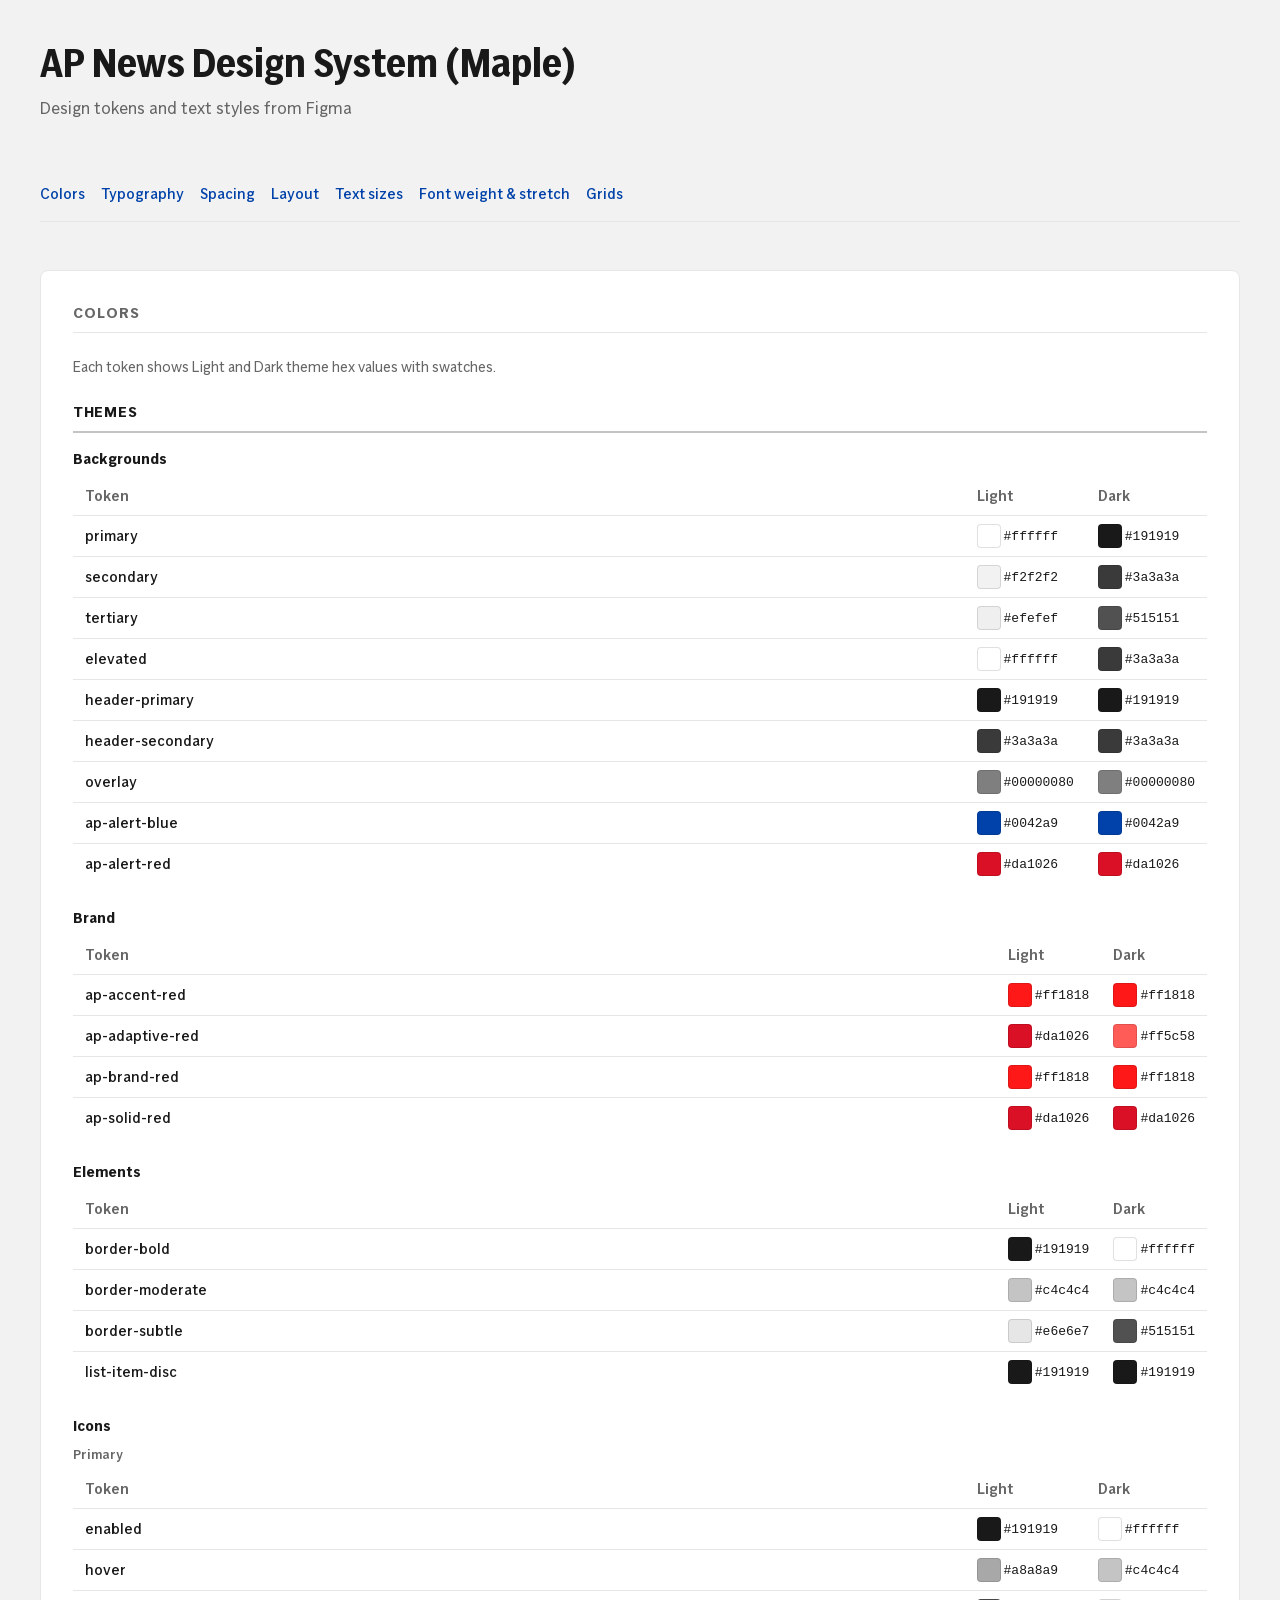
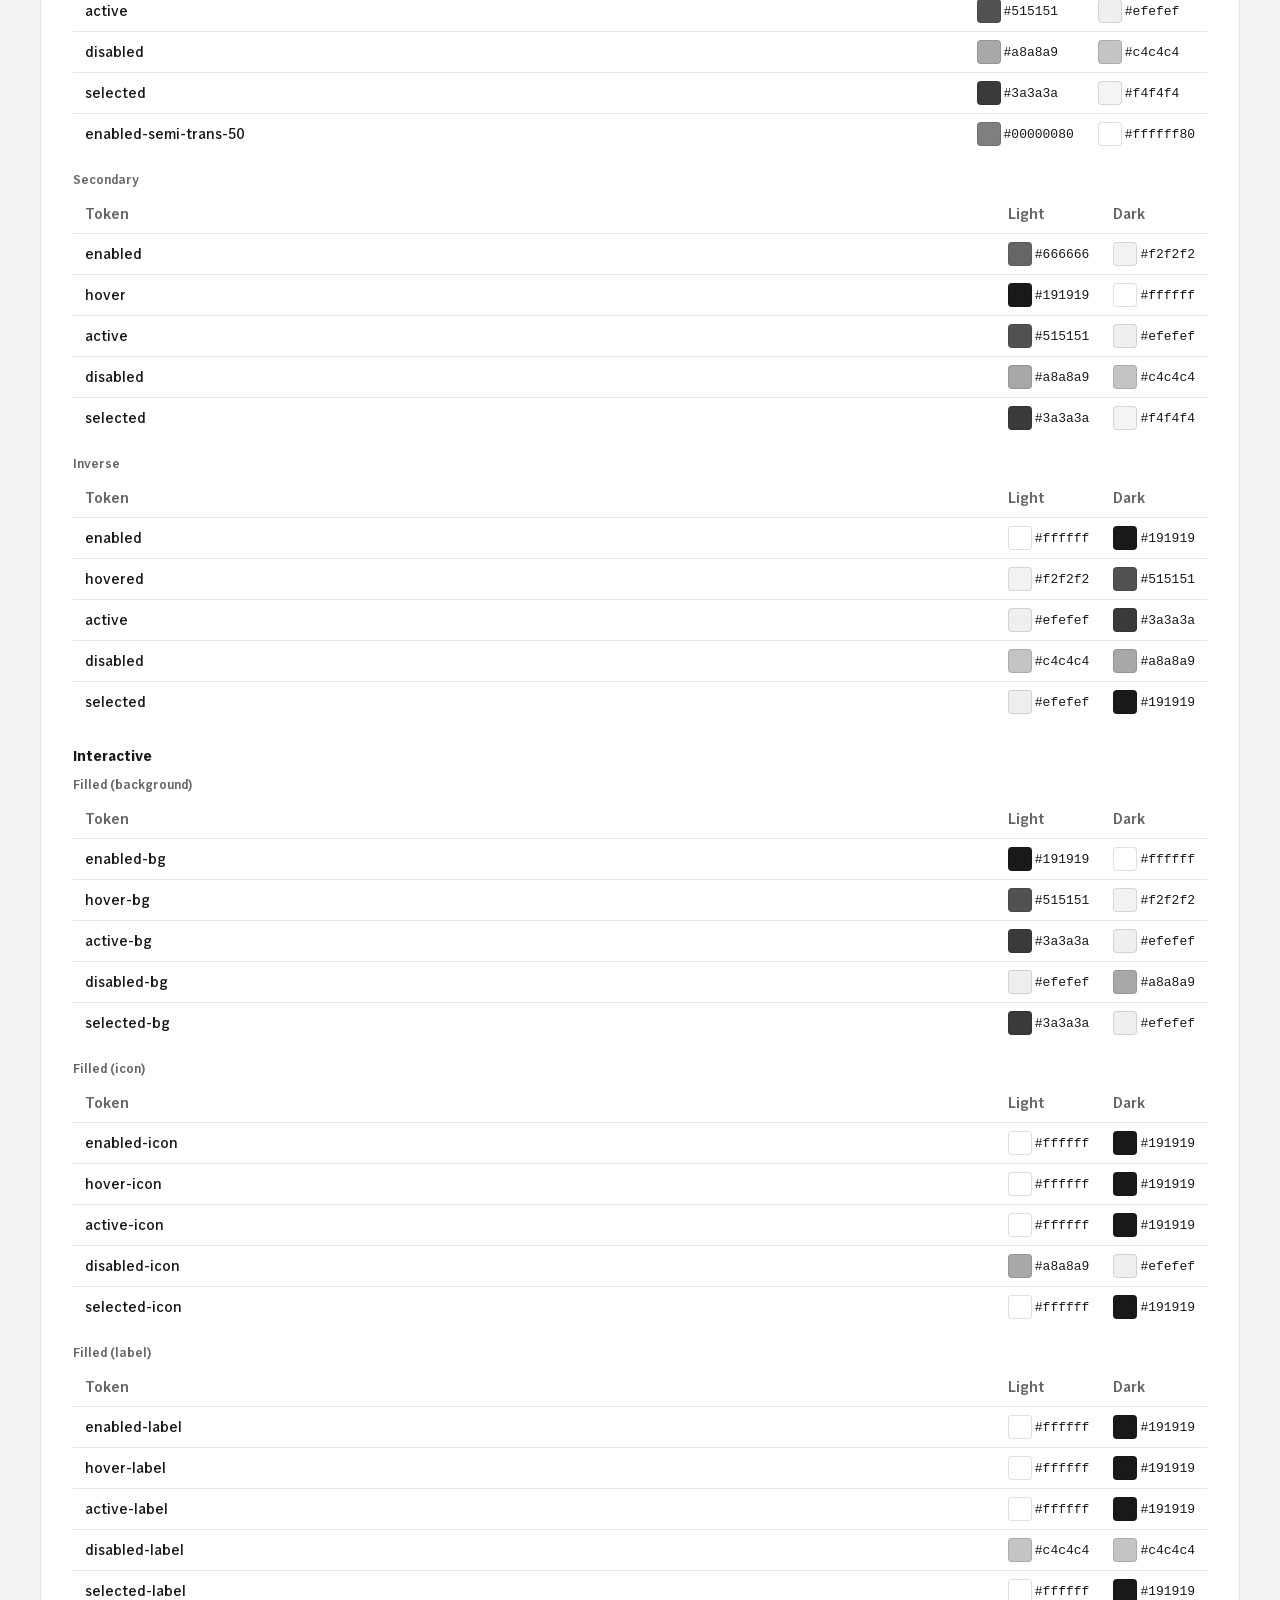
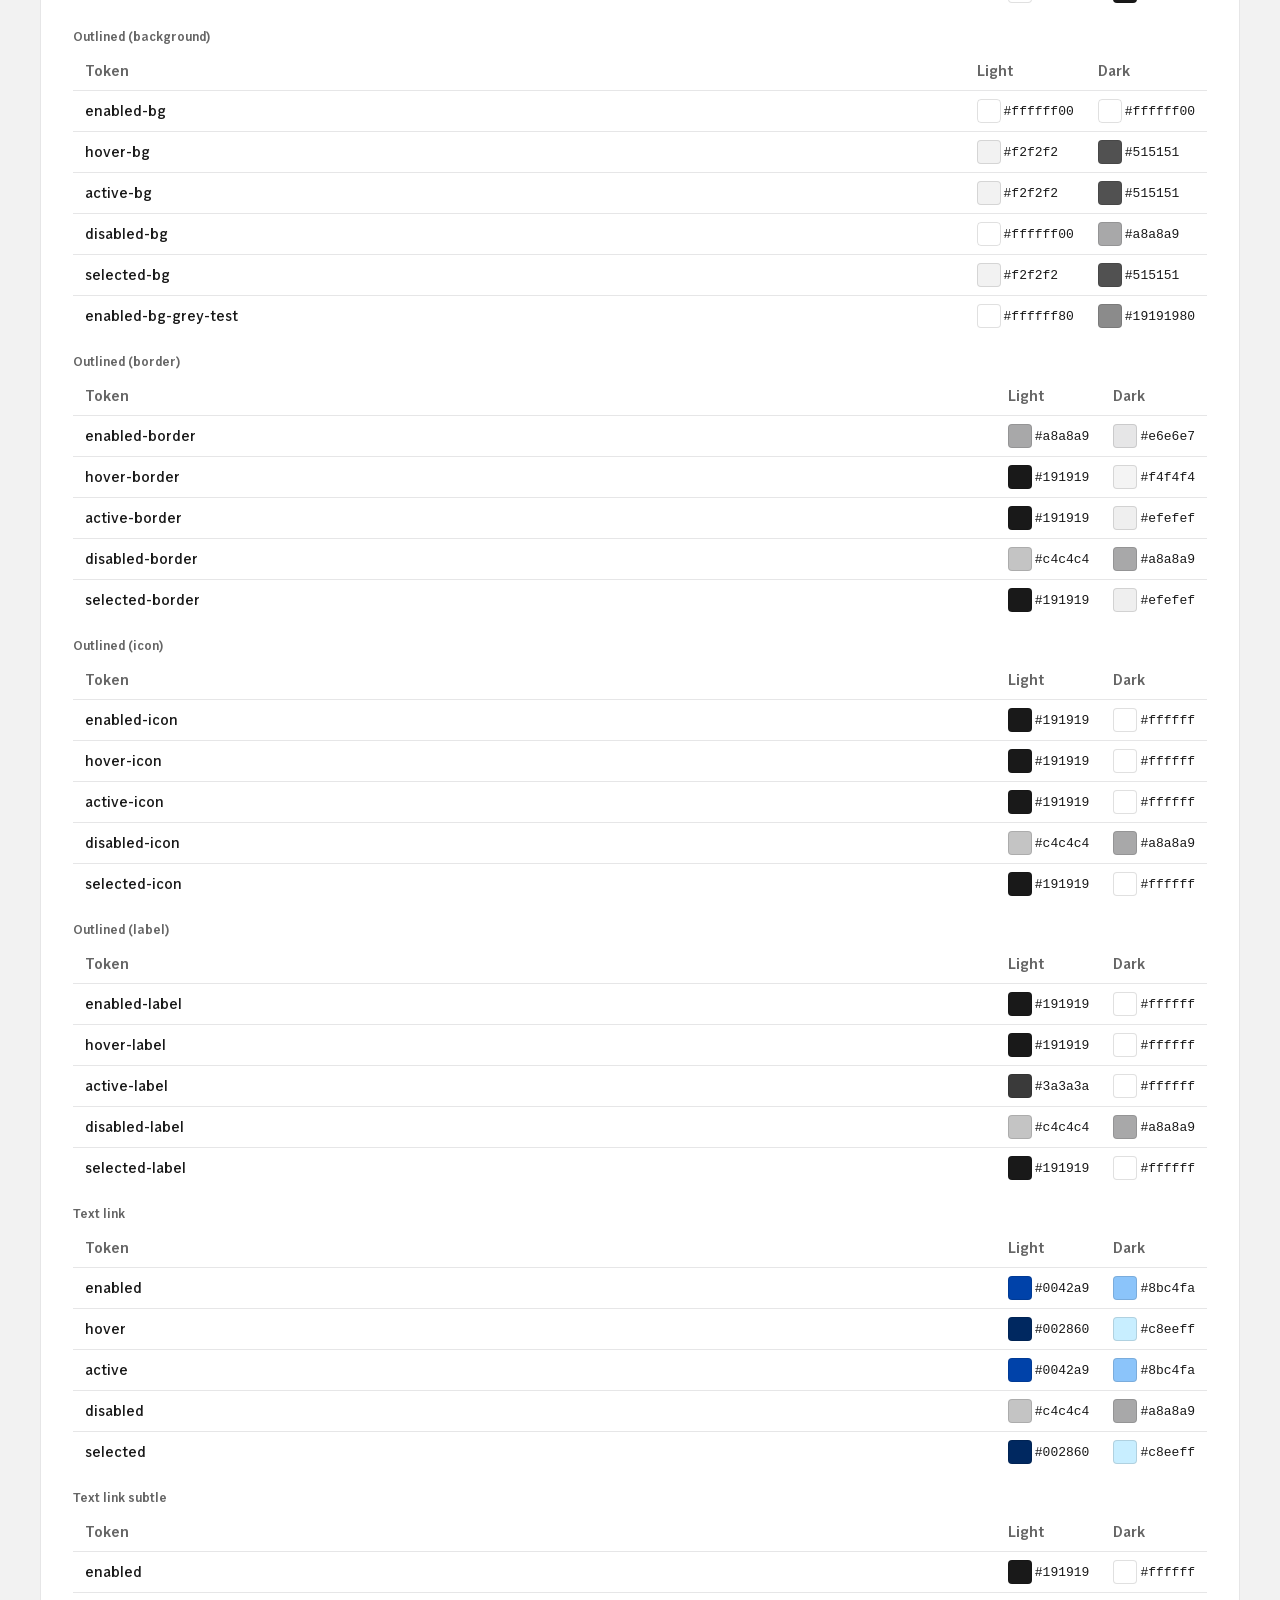
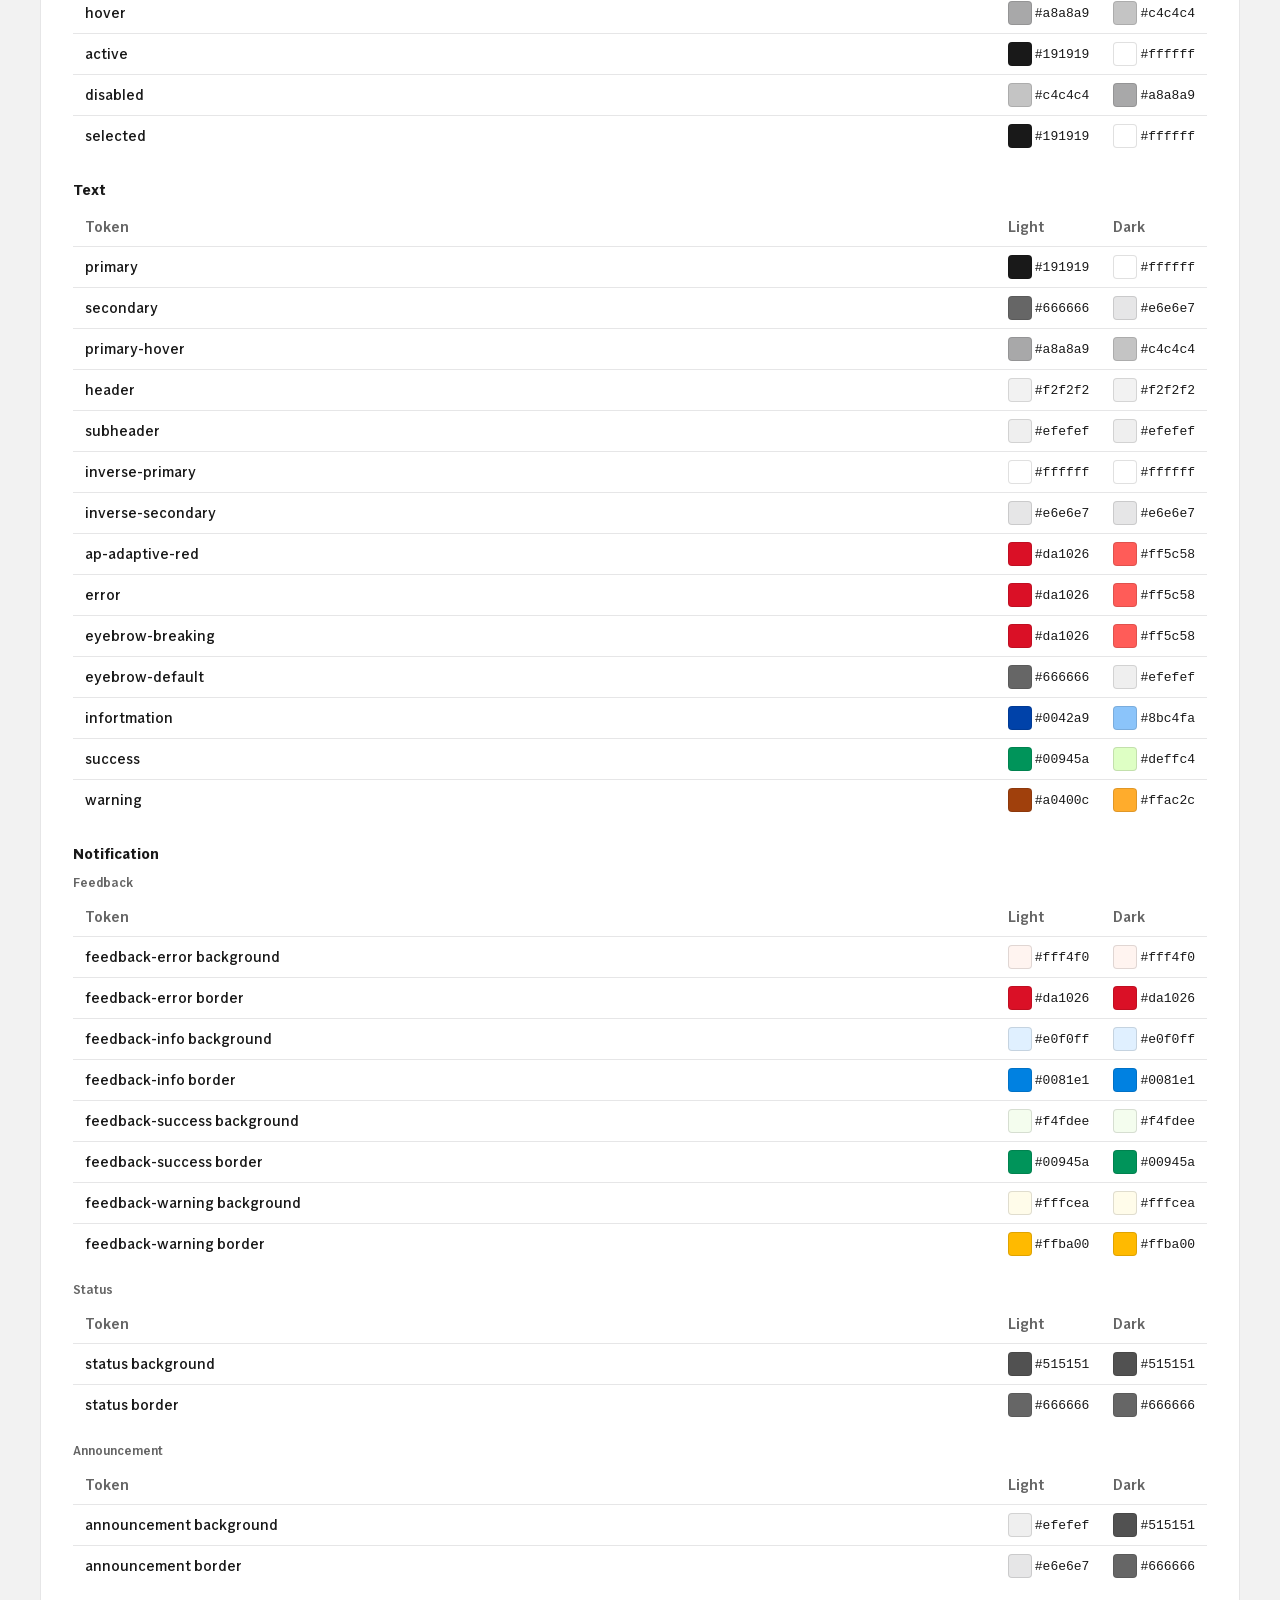
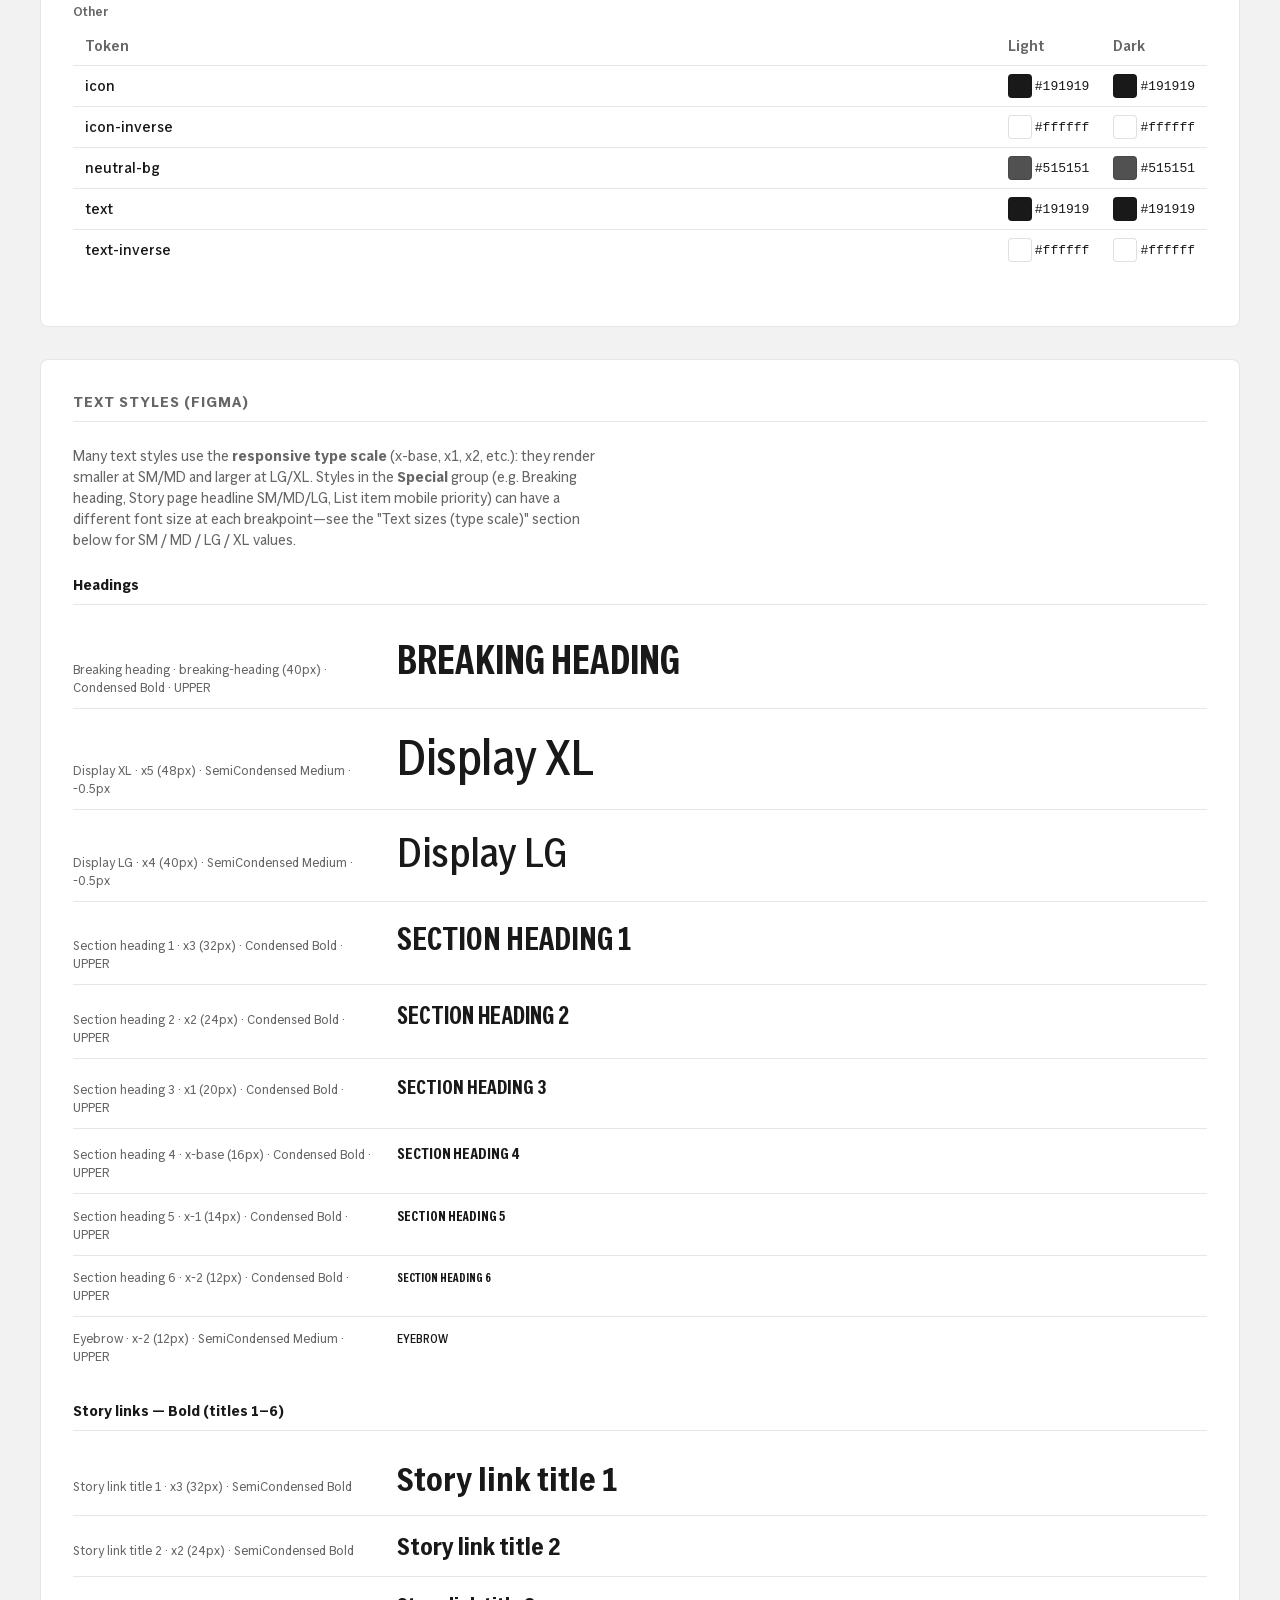
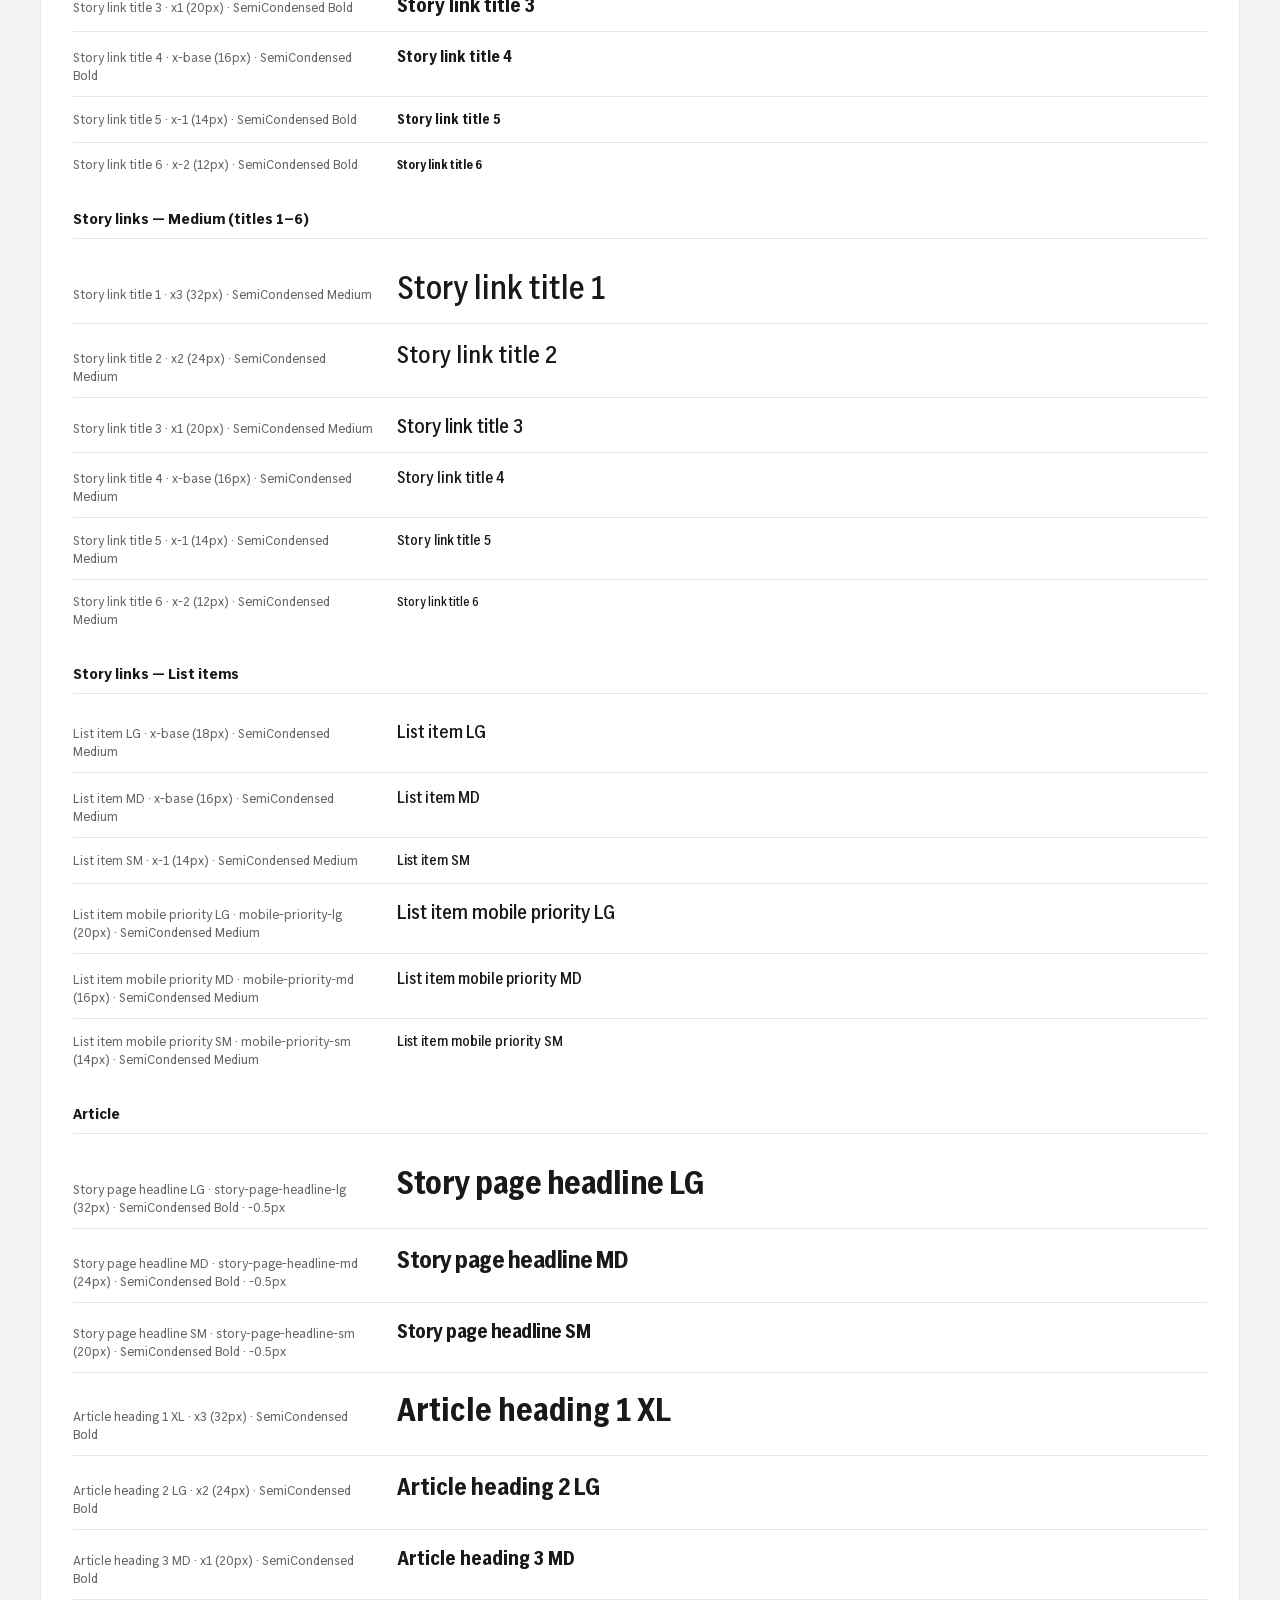
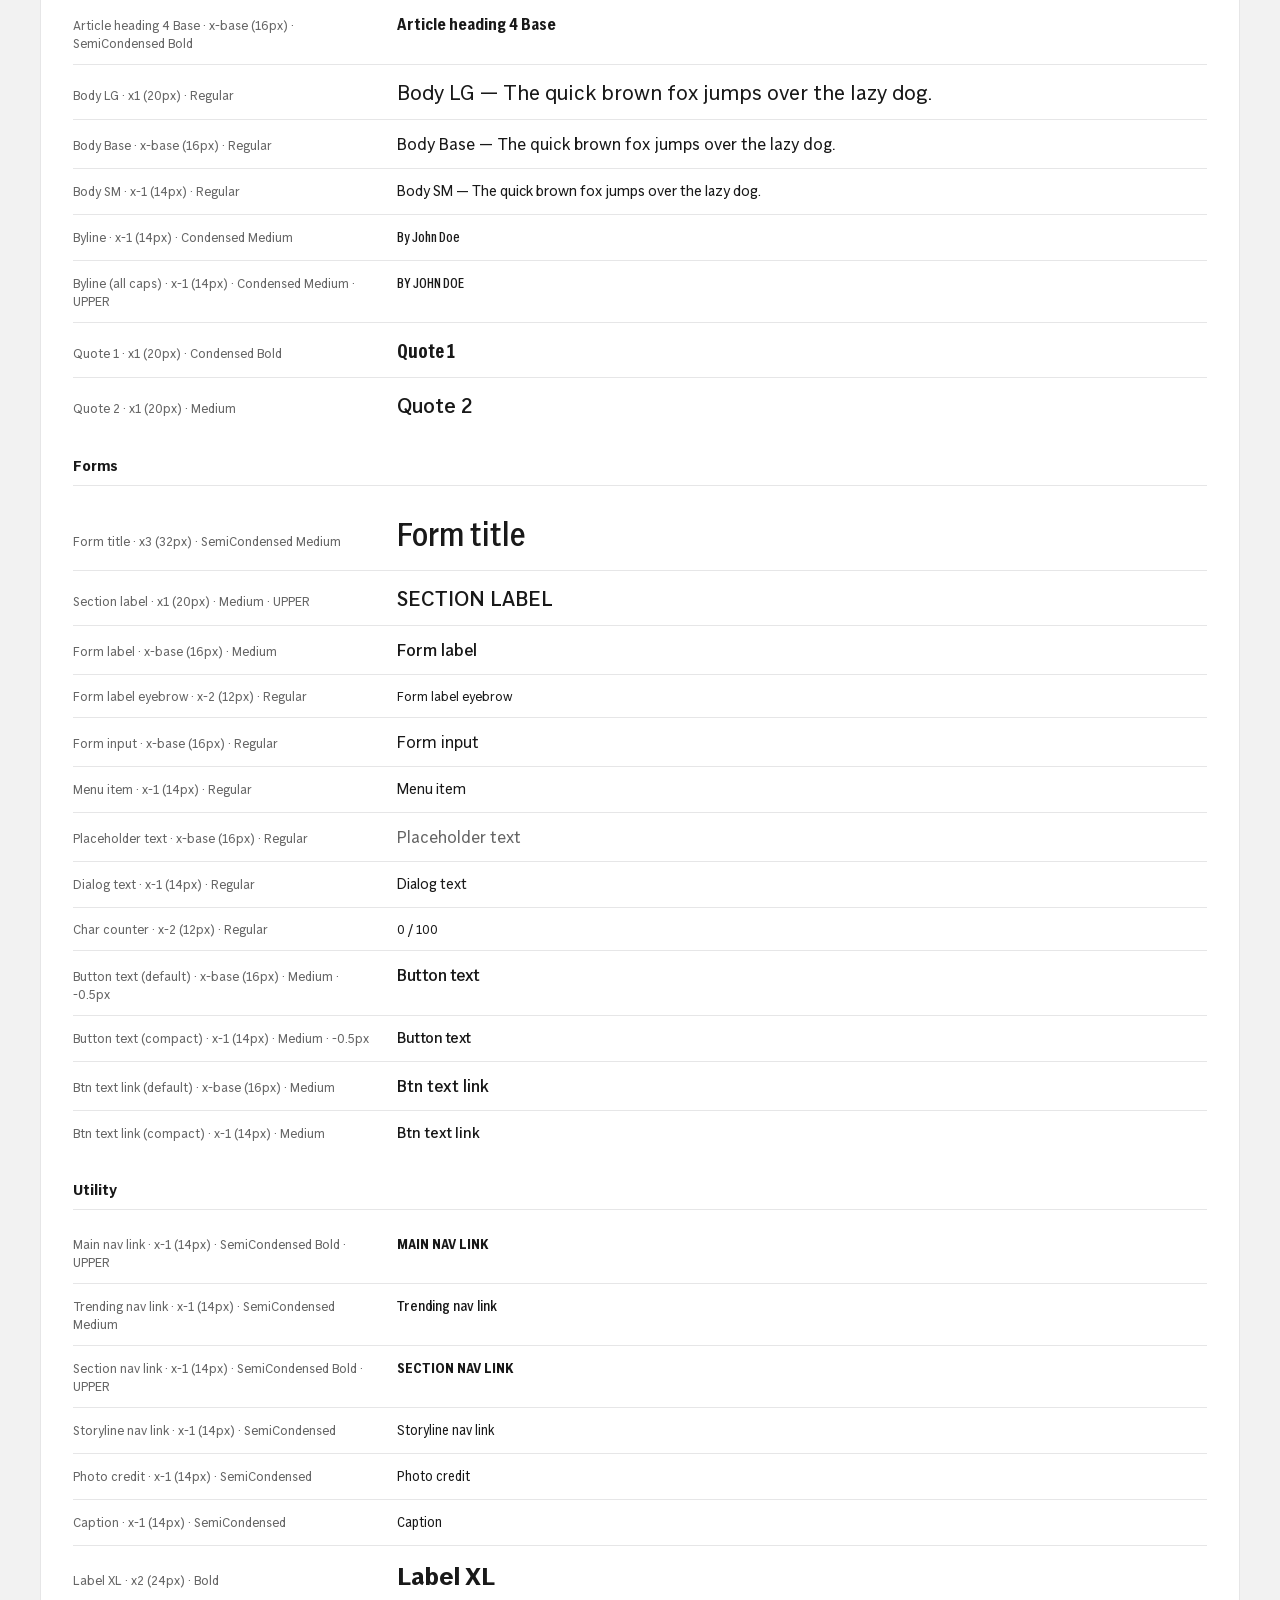
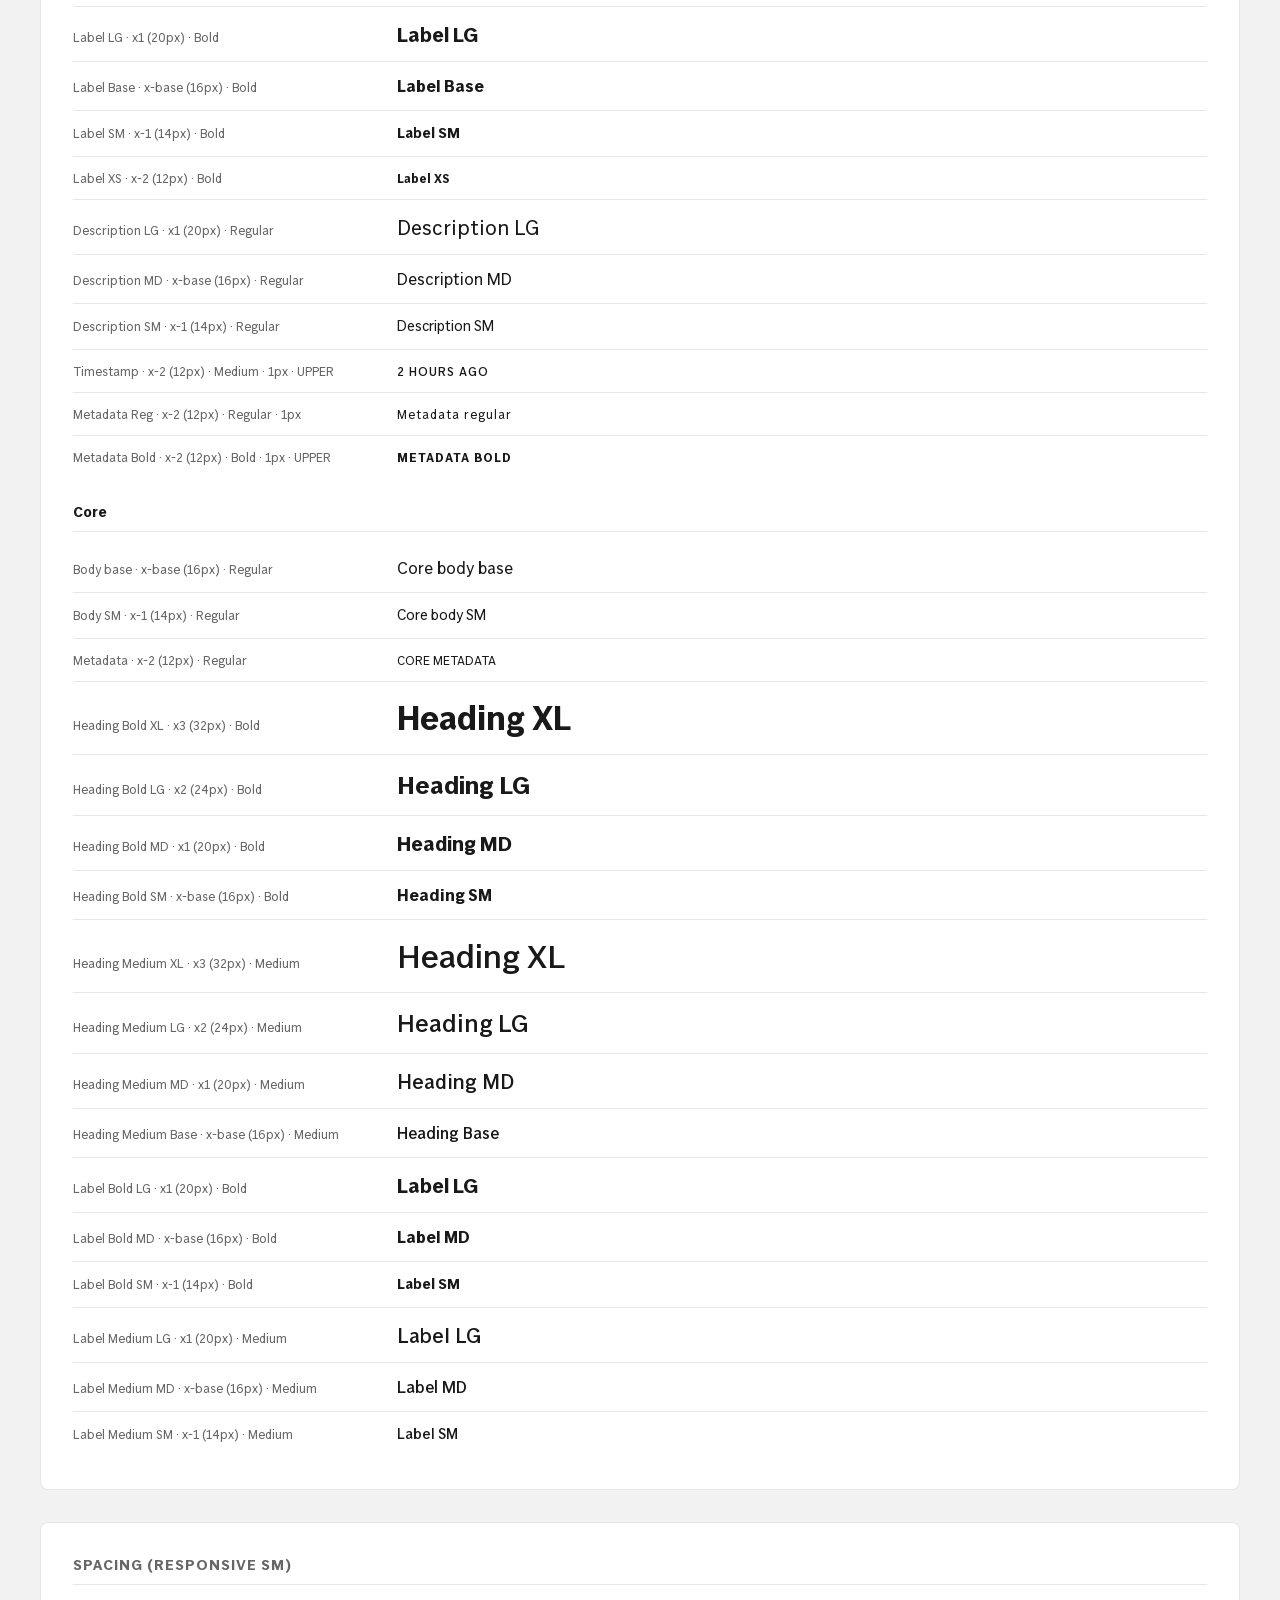
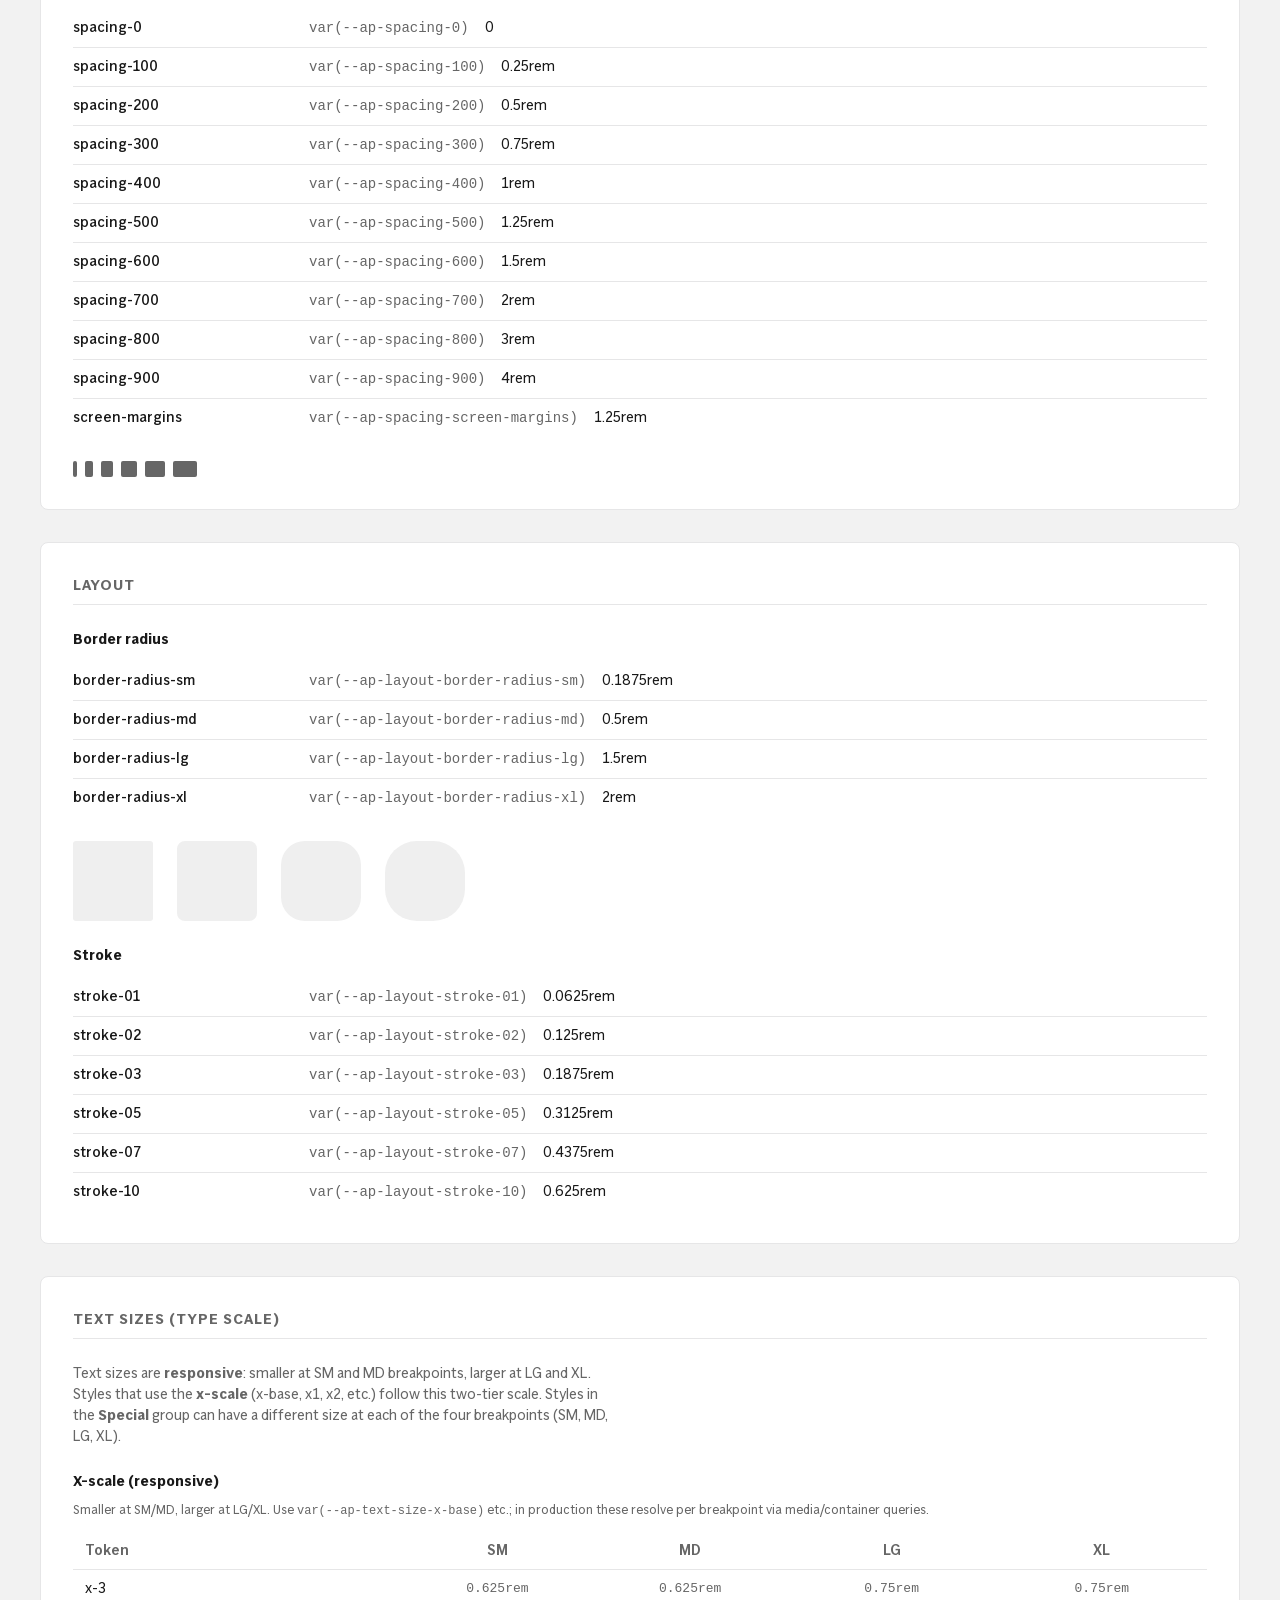
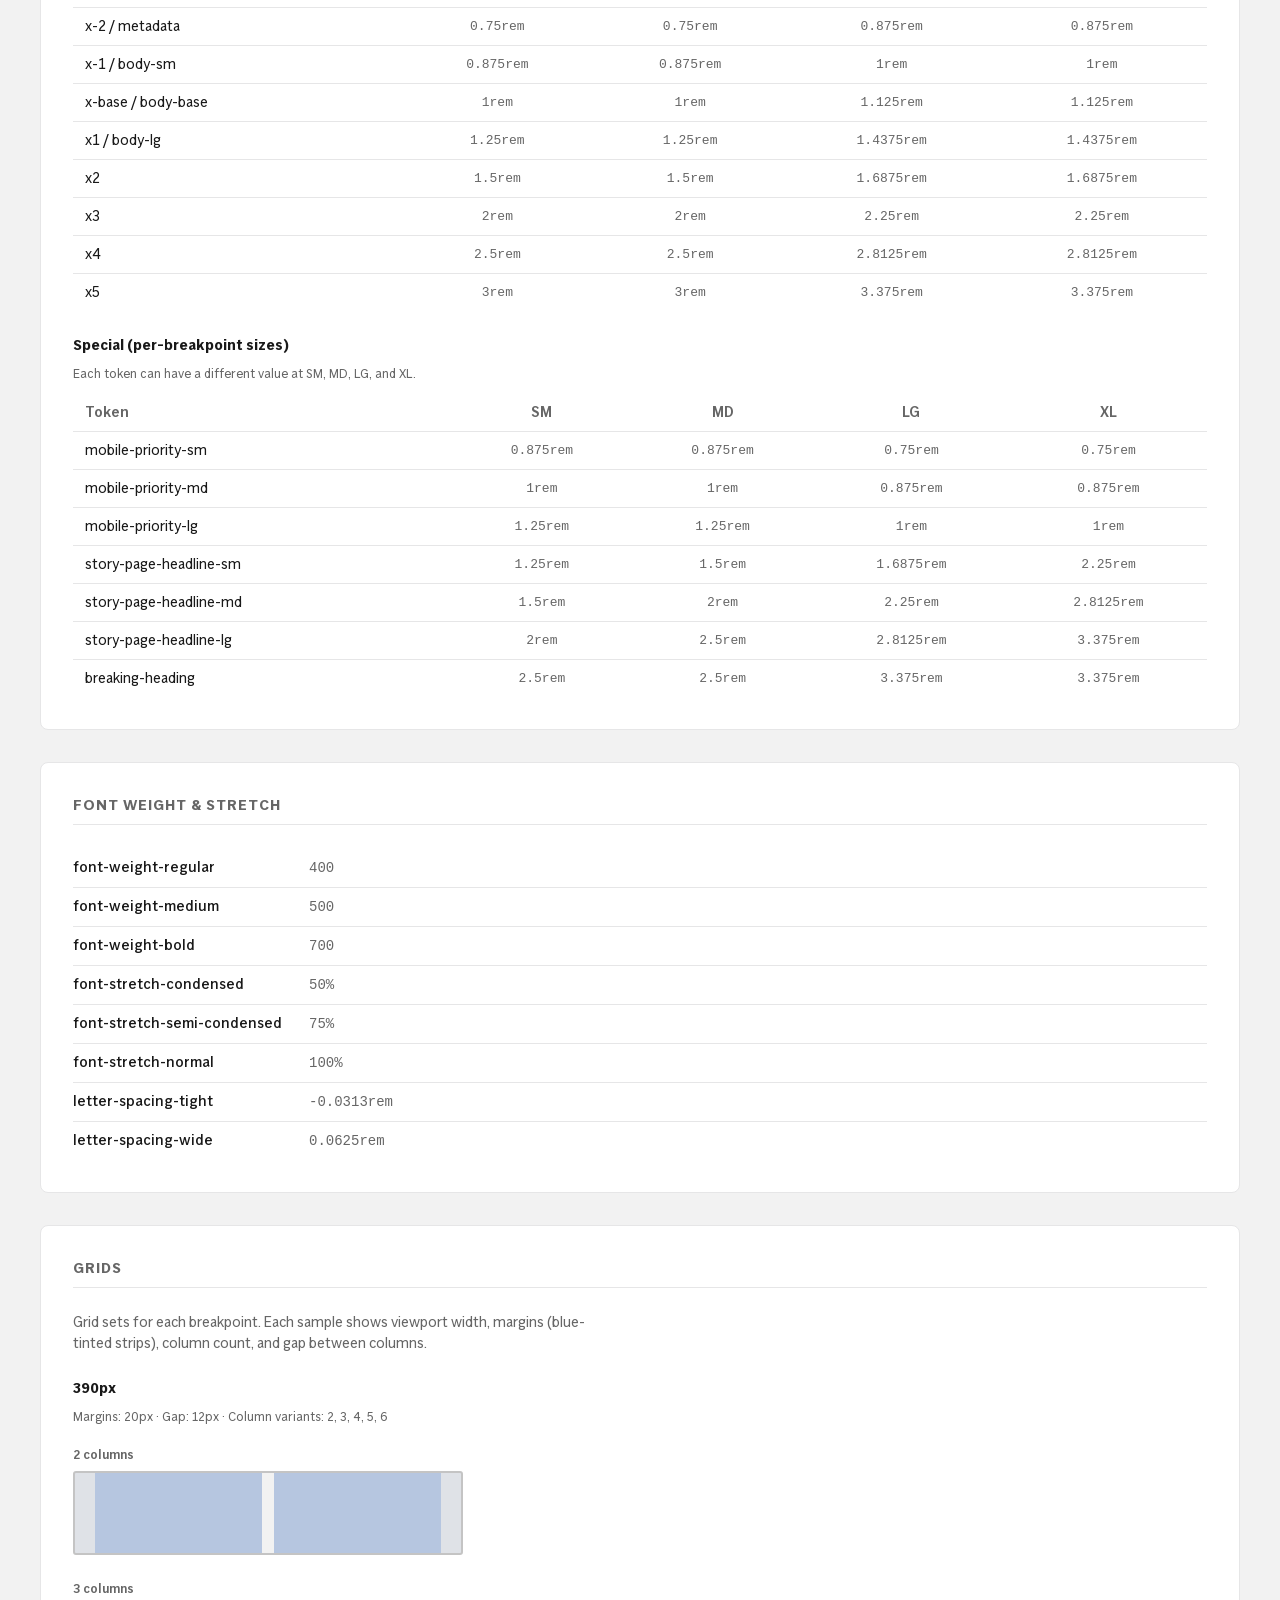
<file: apds-styleguide.html>
<!DOCTYPE html>
<html lang="en">
<head>
  <meta charset="UTF-8">
  <meta name="viewport" content="width=device-width, initial-scale=1.0">
  <title>AP Design System — Styleguide</title>
  <link rel="stylesheet" href="ap-design-tokens.css">
  <style>
    * { margin: 0; padding: 0; box-sizing: border-box; }
    body {
      font-family: var(--ap-font-family);
      background: var(--ap-color-backgrounds-secondary);
      color: var(--ap-color-text-primary);
      line-height: 1.5;
      padding: var(--ap-spacing-700) var(--ap-spacing-screen-margins);
    }
    .container { max-width: 1200px; margin: 0 auto; }
    h1 {
      font-size: 2.5rem;
      font-weight: var(--ap-font-weight-bold);
      font-stretch: var(--ap-font-stretch-semi-condensed);
      margin-bottom: var(--ap-spacing-100);
    }
    .subtitle {
      font-size: var(--ap-text-size-body-base);
      color: var(--ap-color-text-secondary);
      margin-bottom: var(--ap-spacing-800);
    }
    section {
      background: var(--ap-color-backgrounds-primary);
      border: 1px solid var(--ap-color-elements-border-subtle);
      border-radius: var(--ap-layout-border-radius-md);
      padding: var(--ap-spacing-700);
      margin-bottom: var(--ap-spacing-700);
    }
    .section-title {
      font-size: var(--ap-text-size-fixed-sm);
      font-weight: var(--ap-font-weight-bold);
      text-transform: uppercase;
      letter-spacing: var(--ap-letter-spacing-wide);
      color: var(--ap-color-text-secondary);
      margin-bottom: var(--ap-spacing-600);
      padding-bottom: var(--ap-spacing-200);
      border-bottom: 1px solid var(--ap-color-elements-border-subtle);
    }
    .color-mode-panel {
      margin-bottom: var(--ap-spacing-700);
    }
    .color-mode-panel:last-of-type { margin-bottom: 0; }
    .mode-label {
      font-size: var(--ap-text-size-body-sm);
      font-weight: 700;
      margin-bottom: var(--ap-spacing-400);
      text-transform: uppercase;
      letter-spacing: 0.05em;
      padding-bottom: var(--ap-spacing-200);
      border-bottom: 2px solid var(--ap-color-elements-border-moderate);
    }
    .color-section {
      margin-bottom: var(--ap-spacing-600);
    }
    .color-section h3 {
      font-size: var(--ap-text-size-body-sm);
      font-weight: 700;
      margin-bottom: var(--ap-spacing-200);
      color: var(--ap-color-text-primary);
    }
    .color-section h4 {
      font-size: var(--ap-text-size-x-2);
      font-weight: 600;
      margin: var(--ap-spacing-400) 0 var(--ap-spacing-200);
      color: var(--ap-color-text-secondary);
    }
    .color-section h4:first-of-type { margin-top: 0; }
    .color-table {
      width: 100%;
      border-collapse: collapse;
      font-size: var(--ap-text-size-body-sm);
    }
    .color-table th {
      text-align: left;
      font-weight: 600;
      padding: var(--ap-spacing-200) var(--ap-spacing-300);
      border-bottom: 1px solid var(--ap-color-elements-border-subtle);
      color: var(--ap-color-text-secondary);
    }
    .color-table td {
      padding: var(--ap-spacing-200) var(--ap-spacing-300);
      border-bottom: 1px solid var(--ap-color-elements-border-subtle);
      vertical-align: middle;
    }
    .color-table tr:last-child td { border-bottom: 0; }
    .color-token-name { font-weight: 500; }
    .color-hex { font-family: ui-monospace, monospace; font-size: 0.8125rem; }
    .color-swatch-cell { width: 1%; white-space: nowrap; }
    .color-swatch-inline {
      display: inline-block;
      width: 24px;
      height: 24px;
      border-radius: 4px;
      border: 1px solid rgba(0,0,0,0.12);
      vertical-align: middle;
    }
    .token-list { list-style: none; }
    .token-list li {
      display: flex;
      align-items: baseline;
      gap: var(--ap-spacing-400);
      padding: var(--ap-spacing-200) 0;
      border-bottom: 1px solid var(--ap-color-elements-border-subtle);
      font-size: var(--ap-text-size-body-sm);
    }
    .token-list li:last-child { border-bottom: 0; }
    .token-name { font-weight: var(--ap-font-weight-medium); min-width: 220px; }
    .token-value { color: var(--ap-color-text-secondary); font-family: ui-monospace, monospace; }
    .text-style-row {
      display: grid;
      grid-template-columns: 300px 1fr;
      gap: var(--ap-spacing-600);
      align-items: baseline;
      padding: var(--ap-spacing-300) 0;
      border-bottom: 1px solid var(--ap-color-elements-border-subtle);
      font-size: var(--ap-text-size-body-sm);
    }
    .text-style-row:last-child { border-bottom: 0; }
    .text-style-meta {
      color: var(--ap-color-text-secondary);
      font-size: var(--ap-text-size-x-2);
    }
    .text-style-sample { overflow: hidden; }
    .text-styles-group { margin-bottom: var(--ap-spacing-600); }
    .text-styles-group:last-child { margin-bottom: 0; }
    .text-styles-group h3 {
      font-size: var(--ap-text-size-body-sm);
      font-weight: 700;
      color: var(--ap-color-text-primary);
      margin-bottom: var(--ap-spacing-300);
      padding-bottom: var(--ap-spacing-200);
      border-bottom: 1px solid var(--ap-color-elements-border-subtle);
    }
    .responsive-intro {
      font-size: var(--ap-text-size-body-sm);
      color: var(--ap-color-text-secondary);
      margin-bottom: var(--ap-spacing-600);
      max-width: 60ch;
    }
    .breakpoint-table {
      width: 100%;
      border-collapse: collapse;
      font-size: var(--ap-text-size-body-sm);
      margin-bottom: var(--ap-spacing-600);
    }
    .breakpoint-table:last-of-type { margin-bottom: 0; }
    .breakpoint-table th {
      text-align: left;
      font-weight: 600;
      padding: var(--ap-spacing-200) var(--ap-spacing-300);
      border-bottom: 1px solid var(--ap-color-elements-border-subtle);
      color: var(--ap-color-text-secondary);
    }
    .breakpoint-table th.breakpoint-col { text-align: center; }
    .breakpoint-table td {
      padding: var(--ap-spacing-200) var(--ap-spacing-300);
      border-bottom: 1px solid var(--ap-color-elements-border-subtle);
    }
    .breakpoint-table td.breakpoint-col {
      font-family: ui-monospace, monospace;
      font-size: 0.8125rem;
      text-align: center;
      color: var(--ap-color-text-secondary);
    }
    .breakpoint-table tr:last-child td { border-bottom: 0; }
    .scale-group-title {
      font-size: var(--ap-text-size-body-sm);
      font-weight: 700;
      margin: var(--ap-spacing-500) 0 var(--ap-spacing-200);
      color: var(--ap-color-text-primary);
    }
    .scale-group-title:first-of-type { margin-top: 0; }

    /* Page nav */
    .page-nav {
      display: flex;
      flex-wrap: wrap;
      gap: var(--ap-spacing-200) var(--ap-spacing-400);
      margin-bottom: var(--ap-spacing-800);
      padding: var(--ap-spacing-400) 0;
      border-bottom: 1px solid var(--ap-color-elements-border-subtle);
      font-size: var(--ap-text-size-body-sm);
    }
    .page-nav a {
      color: var(--ap-color-interactive-text-link-enabled);
      text-decoration: none;
      font-weight: 500;
    }
    .page-nav a:hover { text-decoration: underline; }

    /* Grids section */
    .grid-breakpoint {
      margin-bottom: var(--ap-spacing-800);
    }
    .grid-breakpoint:last-of-type { margin-bottom: 0; }
    .grid-breakpoint h3 {
      font-size: var(--ap-text-size-body-sm);
      font-weight: 700;
      color: var(--ap-color-text-primary);
      margin-bottom: var(--ap-spacing-200);
    }
    .grid-breakpoint-meta {
      font-size: var(--ap-text-size-x-2);
      color: var(--ap-color-text-secondary);
      margin-bottom: var(--ap-spacing-500);
    }
    .grid-variant {
      margin-bottom: var(--ap-spacing-600);
    }
    .grid-variant-title {
      font-size: var(--ap-text-size-x-2);
      font-weight: 600;
      margin-bottom: var(--ap-spacing-200);
      color: var(--ap-color-text-secondary);
    }
    .grid-viewport {
      border: 2px solid var(--ap-color-elements-border-moderate);
      border-radius: var(--ap-layout-border-radius-sm);
      background: var(--ap-color-backgrounds-secondary);
      overflow: hidden;
      margin-bottom: var(--ap-spacing-300);
    }
    .grid-viewport--390 { width: 390px; max-width: 100%; }
    .grid-viewport--768 { width: 768px; max-width: 100%; }
    .grid-viewport--1024 { width: 1024px; max-width: 100%; }
    .grid-viewport--1440 { width: 1440px; max-width: 100%; }
    .grid-viewport__inner {
      display: flex;
      min-height: 80px;
    }
    .grid-viewport__margin {
      flex-shrink: 0;
      background: rgba(0, 42, 105, 0.08);
    }
    .grid-viewport__content {
      flex: 1;
      display: grid;
      min-height: 80px;
    }
    .grid-viewport__col {
      background: var(--ap-color-interactive-text-link-enabled);
      opacity: 0.25;
      min-height: 80px;
    }
  </style>
</head>
<body>
  <div class="container">
    <header style="margin-bottom: var(--ap-spacing-400);">
      <h1>AP News Design System (Maple)</h1>
      <p class="subtitle">Design tokens and text styles from Figma</p>
    </header>
    <nav class="page-nav" aria-label="Page sections">
      <a href="#colors">Colors</a>
      <a href="#typography">Typography</a>
      <a href="#spacing">Spacing</a>
      <a href="#layout">Layout</a>
      <a href="#text-sizes">Text sizes</a>
      <a href="#font-weight">Font weight &amp; stretch</a>
      <a href="#grids">Grids</a>
    </nav>

    <!-- Colors: Themes (Light + Dark values in one section) -->
    <section id="colors">
      <h2 class="section-title">Colors</h2>
      <p style="font-size: var(--ap-text-size-body-sm); color: var(--ap-color-text-secondary); margin-bottom: var(--ap-spacing-600);">Each token shows Light and Dark theme hex values with swatches.</p>

      <div class="color-mode-panel">
        <p class="mode-label">Themes</p>

        <div class="color-section">
          <h3>Backgrounds</h3>
          <table class="color-table">
            <thead><tr><th>Token</th><th>Light</th><th>Dark</th></tr></thead>
            <tbody>
              <tr><td class="color-token-name">primary</td><td class="color-swatch-cell"><span class="color-swatch-inline" style="background:#ffffff"></span> <span class="color-hex">#ffffff</span></td><td class="color-swatch-cell"><span class="color-swatch-inline" style="background:#191919"></span> <span class="color-hex">#191919</span></td></tr>
              <tr><td class="color-token-name">secondary</td><td class="color-swatch-cell"><span class="color-swatch-inline" style="background:#f2f2f2"></span> <span class="color-hex">#f2f2f2</span></td><td class="color-swatch-cell"><span class="color-swatch-inline" style="background:#3a3a3a"></span> <span class="color-hex">#3a3a3a</span></td></tr>
              <tr><td class="color-token-name">tertiary</td><td class="color-swatch-cell"><span class="color-swatch-inline" style="background:#efefef"></span> <span class="color-hex">#efefef</span></td><td class="color-swatch-cell"><span class="color-swatch-inline" style="background:#515151"></span> <span class="color-hex">#515151</span></td></tr>
              <tr><td class="color-token-name">elevated</td><td class="color-swatch-cell"><span class="color-swatch-inline" style="background:#ffffff"></span> <span class="color-hex">#ffffff</span></td><td class="color-swatch-cell"><span class="color-swatch-inline" style="background:#3a3a3a"></span> <span class="color-hex">#3a3a3a</span></td></tr>
              <tr><td class="color-token-name">header-primary</td><td class="color-swatch-cell"><span class="color-swatch-inline" style="background:#191919"></span> <span class="color-hex">#191919</span></td><td class="color-swatch-cell"><span class="color-swatch-inline" style="background:#191919"></span> <span class="color-hex">#191919</span></td></tr>
              <tr><td class="color-token-name">header-secondary</td><td class="color-swatch-cell"><span class="color-swatch-inline" style="background:#3a3a3a"></span> <span class="color-hex">#3a3a3a</span></td><td class="color-swatch-cell"><span class="color-swatch-inline" style="background:#3a3a3a"></span> <span class="color-hex">#3a3a3a</span></td></tr>
              <tr><td class="color-token-name">overlay</td><td class="color-swatch-cell"><span class="color-swatch-inline" style="background:#00000080"></span> <span class="color-hex">#00000080</span></td><td class="color-swatch-cell"><span class="color-swatch-inline" style="background:#00000080"></span> <span class="color-hex">#00000080</span></td></tr>
              <tr><td class="color-token-name">ap-alert-blue</td><td class="color-swatch-cell"><span class="color-swatch-inline" style="background:#0042a9"></span> <span class="color-hex">#0042a9</span></td><td class="color-swatch-cell"><span class="color-swatch-inline" style="background:#0042a9"></span> <span class="color-hex">#0042a9</span></td></tr>
              <tr><td class="color-token-name">ap-alert-red</td><td class="color-swatch-cell"><span class="color-swatch-inline" style="background:#da1026"></span> <span class="color-hex">#da1026</span></td><td class="color-swatch-cell"><span class="color-swatch-inline" style="background:#da1026"></span> <span class="color-hex">#da1026</span></td></tr>
            </tbody>
          </table>
        </div>

        <div class="color-section">
          <h3>Brand</h3>
          <table class="color-table">
            <thead><tr><th>Token</th><th>Light</th><th>Dark</th></tr></thead>
            <tbody>
              <tr><td class="color-token-name">ap-accent-red</td><td class="color-swatch-cell"><span class="color-swatch-inline" style="background:#ff1818"></span> <span class="color-hex">#ff1818</span></td><td class="color-swatch-cell"><span class="color-swatch-inline" style="background:#ff1818"></span> <span class="color-hex">#ff1818</span></td></tr>
              <tr><td class="color-token-name">ap-adaptive-red</td><td class="color-swatch-cell"><span class="color-swatch-inline" style="background:#da1026"></span> <span class="color-hex">#da1026</span></td><td class="color-swatch-cell"><span class="color-swatch-inline" style="background:#ff5c58"></span> <span class="color-hex">#ff5c58</span></td></tr>
              <tr><td class="color-token-name">ap-brand-red</td><td class="color-swatch-cell"><span class="color-swatch-inline" style="background:#ff1818"></span> <span class="color-hex">#ff1818</span></td><td class="color-swatch-cell"><span class="color-swatch-inline" style="background:#ff1818"></span> <span class="color-hex">#ff1818</span></td></tr>
              <tr><td class="color-token-name">ap-solid-red</td><td class="color-swatch-cell"><span class="color-swatch-inline" style="background:#da1026"></span> <span class="color-hex">#da1026</span></td><td class="color-swatch-cell"><span class="color-swatch-inline" style="background:#da1026"></span> <span class="color-hex">#da1026</span></td></tr>
            </tbody>
          </table>
        </div>

        <div class="color-section">
          <h3>Elements</h3>
          <table class="color-table">
            <thead><tr><th>Token</th><th>Light</th><th>Dark</th></tr></thead>
            <tbody>
              <tr><td class="color-token-name">border-bold</td><td class="color-swatch-cell"><span class="color-swatch-inline" style="background:#191919"></span> <span class="color-hex">#191919</span></td><td class="color-swatch-cell"><span class="color-swatch-inline" style="background:#ffffff"></span> <span class="color-hex">#ffffff</span></td></tr>
              <tr><td class="color-token-name">border-moderate</td><td class="color-swatch-cell"><span class="color-swatch-inline" style="background:#c4c4c4"></span> <span class="color-hex">#c4c4c4</span></td><td class="color-swatch-cell"><span class="color-swatch-inline" style="background:#c4c4c4"></span> <span class="color-hex">#c4c4c4</span></td></tr>
              <tr><td class="color-token-name">border-subtle</td><td class="color-swatch-cell"><span class="color-swatch-inline" style="background:#e6e6e7"></span> <span class="color-hex">#e6e6e7</span></td><td class="color-swatch-cell"><span class="color-swatch-inline" style="background:#515151"></span> <span class="color-hex">#515151</span></td></tr>
              <tr><td class="color-token-name">list-item-disc</td><td class="color-swatch-cell"><span class="color-swatch-inline" style="background:#191919"></span> <span class="color-hex">#191919</span></td><td class="color-swatch-cell"><span class="color-swatch-inline" style="background:#191919"></span> <span class="color-hex">#191919</span></td></tr>
            </tbody>
          </table>
        </div>

        <div class="color-section">
          <h3>Icons</h3>
          <h4>Primary</h4>
          <table class="color-table">
            <thead><tr><th>Token</th><th>Light</th><th>Dark</th></tr></thead>
            <tbody>
              <tr><td class="color-token-name">enabled</td><td class="color-swatch-cell"><span class="color-swatch-inline" style="background:#191919"></span> <span class="color-hex">#191919</span></td><td class="color-swatch-cell"><span class="color-swatch-inline" style="background:#ffffff"></span> <span class="color-hex">#ffffff</span></td></tr>
              <tr><td class="color-token-name">hover</td><td class="color-swatch-cell"><span class="color-swatch-inline" style="background:#a8a8a9"></span> <span class="color-hex">#a8a8a9</span></td><td class="color-swatch-cell"><span class="color-swatch-inline" style="background:#c4c4c4"></span> <span class="color-hex">#c4c4c4</span></td></tr>
              <tr><td class="color-token-name">active</td><td class="color-swatch-cell"><span class="color-swatch-inline" style="background:#515151"></span> <span class="color-hex">#515151</span></td><td class="color-swatch-cell"><span class="color-swatch-inline" style="background:#efefef"></span> <span class="color-hex">#efefef</span></td></tr>
              <tr><td class="color-token-name">disabled</td><td class="color-swatch-cell"><span class="color-swatch-inline" style="background:#a8a8a9"></span> <span class="color-hex">#a8a8a9</span></td><td class="color-swatch-cell"><span class="color-swatch-inline" style="background:#c4c4c4"></span> <span class="color-hex">#c4c4c4</span></td></tr>
              <tr><td class="color-token-name">selected</td><td class="color-swatch-cell"><span class="color-swatch-inline" style="background:#3a3a3a"></span> <span class="color-hex">#3a3a3a</span></td><td class="color-swatch-cell"><span class="color-swatch-inline" style="background:#f4f4f4"></span> <span class="color-hex">#f4f4f4</span></td></tr>
              <tr><td class="color-token-name">enabled-semi-trans-50</td><td class="color-swatch-cell"><span class="color-swatch-inline" style="background:#00000080"></span> <span class="color-hex">#00000080</span></td><td class="color-swatch-cell"><span class="color-swatch-inline" style="background:#ffffff80"></span> <span class="color-hex">#ffffff80</span></td></tr>
            </tbody>
          </table>
          <h4>Secondary</h4>
          <table class="color-table">
            <thead><tr><th>Token</th><th>Light</th><th>Dark</th></tr></thead>
            <tbody>
              <tr><td class="color-token-name">enabled</td><td class="color-swatch-cell"><span class="color-swatch-inline" style="background:#666666"></span> <span class="color-hex">#666666</span></td><td class="color-swatch-cell"><span class="color-swatch-inline" style="background:#f2f2f2"></span> <span class="color-hex">#f2f2f2</span></td></tr>
              <tr><td class="color-token-name">hover</td><td class="color-swatch-cell"><span class="color-swatch-inline" style="background:#191919"></span> <span class="color-hex">#191919</span></td><td class="color-swatch-cell"><span class="color-swatch-inline" style="background:#ffffff"></span> <span class="color-hex">#ffffff</span></td></tr>
              <tr><td class="color-token-name">active</td><td class="color-swatch-cell"><span class="color-swatch-inline" style="background:#515151"></span> <span class="color-hex">#515151</span></td><td class="color-swatch-cell"><span class="color-swatch-inline" style="background:#efefef"></span> <span class="color-hex">#efefef</span></td></tr>
              <tr><td class="color-token-name">disabled</td><td class="color-swatch-cell"><span class="color-swatch-inline" style="background:#a8a8a9"></span> <span class="color-hex">#a8a8a9</span></td><td class="color-swatch-cell"><span class="color-swatch-inline" style="background:#c4c4c4"></span> <span class="color-hex">#c4c4c4</span></td></tr>
              <tr><td class="color-token-name">selected</td><td class="color-swatch-cell"><span class="color-swatch-inline" style="background:#3a3a3a"></span> <span class="color-hex">#3a3a3a</span></td><td class="color-swatch-cell"><span class="color-swatch-inline" style="background:#f4f4f4"></span> <span class="color-hex">#f4f4f4</span></td></tr>
            </tbody>
          </table>
          <h4>Inverse</h4>
          <table class="color-table">
            <thead><tr><th>Token</th><th>Light</th><th>Dark</th></tr></thead>
            <tbody>
              <tr><td class="color-token-name">enabled</td><td class="color-swatch-cell"><span class="color-swatch-inline" style="background:#ffffff"></span> <span class="color-hex">#ffffff</span></td><td class="color-swatch-cell"><span class="color-swatch-inline" style="background:#191919"></span> <span class="color-hex">#191919</span></td></tr>
              <tr><td class="color-token-name">hovered</td><td class="color-swatch-cell"><span class="color-swatch-inline" style="background:#f2f2f2"></span> <span class="color-hex">#f2f2f2</span></td><td class="color-swatch-cell"><span class="color-swatch-inline" style="background:#515151"></span> <span class="color-hex">#515151</span></td></tr>
              <tr><td class="color-token-name">active</td><td class="color-swatch-cell"><span class="color-swatch-inline" style="background:#efefef"></span> <span class="color-hex">#efefef</span></td><td class="color-swatch-cell"><span class="color-swatch-inline" style="background:#3a3a3a"></span> <span class="color-hex">#3a3a3a</span></td></tr>
              <tr><td class="color-token-name">disabled</td><td class="color-swatch-cell"><span class="color-swatch-inline" style="background:#c4c4c4"></span> <span class="color-hex">#c4c4c4</span></td><td class="color-swatch-cell"><span class="color-swatch-inline" style="background:#a8a8a9"></span> <span class="color-hex">#a8a8a9</span></td></tr>
              <tr><td class="color-token-name">selected</td><td class="color-swatch-cell"><span class="color-swatch-inline" style="background:#efefef"></span> <span class="color-hex">#efefef</span></td><td class="color-swatch-cell"><span class="color-swatch-inline" style="background:#191919"></span> <span class="color-hex">#191919</span></td></tr>
            </tbody>
          </table>
        </div>

        <div class="color-section">
          <h3>Interactive</h3>
          <h4>Filled (background)</h4>
          <table class="color-table">
            <thead><tr><th>Token</th><th>Light</th><th>Dark</th></tr></thead>
            <tbody>
              <tr><td class="color-token-name">enabled-bg</td><td class="color-swatch-cell"><span class="color-swatch-inline" style="background:#191919"></span> <span class="color-hex">#191919</span></td><td class="color-swatch-cell"><span class="color-swatch-inline" style="background:#ffffff"></span> <span class="color-hex">#ffffff</span></td></tr>
              <tr><td class="color-token-name">hover-bg</td><td class="color-swatch-cell"><span class="color-swatch-inline" style="background:#515151"></span> <span class="color-hex">#515151</span></td><td class="color-swatch-cell"><span class="color-swatch-inline" style="background:#f2f2f2"></span> <span class="color-hex">#f2f2f2</span></td></tr>
              <tr><td class="color-token-name">active-bg</td><td class="color-swatch-cell"><span class="color-swatch-inline" style="background:#3a3a3a"></span> <span class="color-hex">#3a3a3a</span></td><td class="color-swatch-cell"><span class="color-swatch-inline" style="background:#efefef"></span> <span class="color-hex">#efefef</span></td></tr>
              <tr><td class="color-token-name">disabled-bg</td><td class="color-swatch-cell"><span class="color-swatch-inline" style="background:#efefef"></span> <span class="color-hex">#efefef</span></td><td class="color-swatch-cell"><span class="color-swatch-inline" style="background:#a8a8a9"></span> <span class="color-hex">#a8a8a9</span></td></tr>
              <tr><td class="color-token-name">selected-bg</td><td class="color-swatch-cell"><span class="color-swatch-inline" style="background:#3a3a3a"></span> <span class="color-hex">#3a3a3a</span></td><td class="color-swatch-cell"><span class="color-swatch-inline" style="background:#efefef"></span> <span class="color-hex">#efefef</span></td></tr>
            </tbody>
          </table>
          <h4>Filled (icon)</h4>
          <table class="color-table">
            <thead><tr><th>Token</th><th>Light</th><th>Dark</th></tr></thead>
            <tbody>
              <tr><td class="color-token-name">enabled-icon</td><td class="color-swatch-cell"><span class="color-swatch-inline" style="background:#ffffff"></span> <span class="color-hex">#ffffff</span></td><td class="color-swatch-cell"><span class="color-swatch-inline" style="background:#191919"></span> <span class="color-hex">#191919</span></td></tr>
              <tr><td class="color-token-name">hover-icon</td><td class="color-swatch-cell"><span class="color-swatch-inline" style="background:#ffffff"></span> <span class="color-hex">#ffffff</span></td><td class="color-swatch-cell"><span class="color-swatch-inline" style="background:#191919"></span> <span class="color-hex">#191919</span></td></tr>
              <tr><td class="color-token-name">active-icon</td><td class="color-swatch-cell"><span class="color-swatch-inline" style="background:#ffffff"></span> <span class="color-hex">#ffffff</span></td><td class="color-swatch-cell"><span class="color-swatch-inline" style="background:#191919"></span> <span class="color-hex">#191919</span></td></tr>
              <tr><td class="color-token-name">disabled-icon</td><td class="color-swatch-cell"><span class="color-swatch-inline" style="background:#a8a8a9"></span> <span class="color-hex">#a8a8a9</span></td><td class="color-swatch-cell"><span class="color-swatch-inline" style="background:#efefef"></span> <span class="color-hex">#efefef</span></td></tr>
              <tr><td class="color-token-name">selected-icon</td><td class="color-swatch-cell"><span class="color-swatch-inline" style="background:#ffffff"></span> <span class="color-hex">#ffffff</span></td><td class="color-swatch-cell"><span class="color-swatch-inline" style="background:#191919"></span> <span class="color-hex">#191919</span></td></tr>
            </tbody>
          </table>
          <h4>Filled (label)</h4>
          <table class="color-table">
            <thead><tr><th>Token</th><th>Light</th><th>Dark</th></tr></thead>
            <tbody>
              <tr><td class="color-token-name">enabled-label</td><td class="color-swatch-cell"><span class="color-swatch-inline" style="background:#ffffff"></span> <span class="color-hex">#ffffff</span></td><td class="color-swatch-cell"><span class="color-swatch-inline" style="background:#191919"></span> <span class="color-hex">#191919</span></td></tr>
              <tr><td class="color-token-name">hover-label</td><td class="color-swatch-cell"><span class="color-swatch-inline" style="background:#ffffff"></span> <span class="color-hex">#ffffff</span></td><td class="color-swatch-cell"><span class="color-swatch-inline" style="background:#191919"></span> <span class="color-hex">#191919</span></td></tr>
              <tr><td class="color-token-name">active-label</td><td class="color-swatch-cell"><span class="color-swatch-inline" style="background:#ffffff"></span> <span class="color-hex">#ffffff</span></td><td class="color-swatch-cell"><span class="color-swatch-inline" style="background:#191919"></span> <span class="color-hex">#191919</span></td></tr>
              <tr><td class="color-token-name">disabled-label</td><td class="color-swatch-cell"><span class="color-swatch-inline" style="background:#c4c4c4"></span> <span class="color-hex">#c4c4c4</span></td><td class="color-swatch-cell"><span class="color-swatch-inline" style="background:#c4c4c4"></span> <span class="color-hex">#c4c4c4</span></td></tr>
              <tr><td class="color-token-name">selected-label</td><td class="color-swatch-cell"><span class="color-swatch-inline" style="background:#ffffff"></span> <span class="color-hex">#ffffff</span></td><td class="color-swatch-cell"><span class="color-swatch-inline" style="background:#191919"></span> <span class="color-hex">#191919</span></td></tr>
            </tbody>
          </table>
          <h4>Outlined (background)</h4>
          <table class="color-table">
            <thead><tr><th>Token</th><th>Light</th><th>Dark</th></tr></thead>
            <tbody>
              <tr><td class="color-token-name">enabled-bg</td><td class="color-swatch-cell"><span class="color-swatch-inline" style="background:#ffffff00"></span> <span class="color-hex">#ffffff00</span></td><td class="color-swatch-cell"><span class="color-swatch-inline" style="background:#ffffff00"></span> <span class="color-hex">#ffffff00</span></td></tr>
              <tr><td class="color-token-name">hover-bg</td><td class="color-swatch-cell"><span class="color-swatch-inline" style="background:#f2f2f2"></span> <span class="color-hex">#f2f2f2</span></td><td class="color-swatch-cell"><span class="color-swatch-inline" style="background:#515151"></span> <span class="color-hex">#515151</span></td></tr>
              <tr><td class="color-token-name">active-bg</td><td class="color-swatch-cell"><span class="color-swatch-inline" style="background:#f2f2f2"></span> <span class="color-hex">#f2f2f2</span></td><td class="color-swatch-cell"><span class="color-swatch-inline" style="background:#515151"></span> <span class="color-hex">#515151</span></td></tr>
              <tr><td class="color-token-name">disabled-bg</td><td class="color-swatch-cell"><span class="color-swatch-inline" style="background:#ffffff00"></span> <span class="color-hex">#ffffff00</span></td><td class="color-swatch-cell"><span class="color-swatch-inline" style="background:#a8a8a9"></span> <span class="color-hex">#a8a8a9</span></td></tr>
              <tr><td class="color-token-name">selected-bg</td><td class="color-swatch-cell"><span class="color-swatch-inline" style="background:#f2f2f2"></span> <span class="color-hex">#f2f2f2</span></td><td class="color-swatch-cell"><span class="color-swatch-inline" style="background:#515151"></span> <span class="color-hex">#515151</span></td></tr>
              <tr><td class="color-token-name">enabled-bg-grey-test</td><td class="color-swatch-cell"><span class="color-swatch-inline" style="background:#ffffff80"></span> <span class="color-hex">#ffffff80</span></td><td class="color-swatch-cell"><span class="color-swatch-inline" style="background:#19191980"></span> <span class="color-hex">#19191980</span></td></tr>
            </tbody>
          </table>
          <h4>Outlined (border)</h4>
          <table class="color-table">
            <thead><tr><th>Token</th><th>Light</th><th>Dark</th></tr></thead>
            <tbody>
              <tr><td class="color-token-name">enabled-border</td><td class="color-swatch-cell"><span class="color-swatch-inline" style="background:#a8a8a9"></span> <span class="color-hex">#a8a8a9</span></td><td class="color-swatch-cell"><span class="color-swatch-inline" style="background:#e6e6e7"></span> <span class="color-hex">#e6e6e7</span></td></tr>
              <tr><td class="color-token-name">hover-border</td><td class="color-swatch-cell"><span class="color-swatch-inline" style="background:#191919"></span> <span class="color-hex">#191919</span></td><td class="color-swatch-cell"><span class="color-swatch-inline" style="background:#f4f4f4"></span> <span class="color-hex">#f4f4f4</span></td></tr>
              <tr><td class="color-token-name">active-border</td><td class="color-swatch-cell"><span class="color-swatch-inline" style="background:#191919"></span> <span class="color-hex">#191919</span></td><td class="color-swatch-cell"><span class="color-swatch-inline" style="background:#efefef"></span> <span class="color-hex">#efefef</span></td></tr>
              <tr><td class="color-token-name">disabled-border</td><td class="color-swatch-cell"><span class="color-swatch-inline" style="background:#c4c4c4"></span> <span class="color-hex">#c4c4c4</span></td><td class="color-swatch-cell"><span class="color-swatch-inline" style="background:#a8a8a9"></span> <span class="color-hex">#a8a8a9</span></td></tr>
              <tr><td class="color-token-name">selected-border</td><td class="color-swatch-cell"><span class="color-swatch-inline" style="background:#191919"></span> <span class="color-hex">#191919</span></td><td class="color-swatch-cell"><span class="color-swatch-inline" style="background:#efefef"></span> <span class="color-hex">#efefef</span></td></tr>
            </tbody>
          </table>
          <h4>Outlined (icon)</h4>
          <table class="color-table">
            <thead><tr><th>Token</th><th>Light</th><th>Dark</th></tr></thead>
            <tbody>
              <tr><td class="color-token-name">enabled-icon</td><td class="color-swatch-cell"><span class="color-swatch-inline" style="background:#191919"></span> <span class="color-hex">#191919</span></td><td class="color-swatch-cell"><span class="color-swatch-inline" style="background:#ffffff"></span> <span class="color-hex">#ffffff</span></td></tr>
              <tr><td class="color-token-name">hover-icon</td><td class="color-swatch-cell"><span class="color-swatch-inline" style="background:#191919"></span> <span class="color-hex">#191919</span></td><td class="color-swatch-cell"><span class="color-swatch-inline" style="background:#ffffff"></span> <span class="color-hex">#ffffff</span></td></tr>
              <tr><td class="color-token-name">active-icon</td><td class="color-swatch-cell"><span class="color-swatch-inline" style="background:#191919"></span> <span class="color-hex">#191919</span></td><td class="color-swatch-cell"><span class="color-swatch-inline" style="background:#ffffff"></span> <span class="color-hex">#ffffff</span></td></tr>
              <tr><td class="color-token-name">disabled-icon</td><td class="color-swatch-cell"><span class="color-swatch-inline" style="background:#c4c4c4"></span> <span class="color-hex">#c4c4c4</span></td><td class="color-swatch-cell"><span class="color-swatch-inline" style="background:#a8a8a9"></span> <span class="color-hex">#a8a8a9</span></td></tr>
              <tr><td class="color-token-name">selected-icon</td><td class="color-swatch-cell"><span class="color-swatch-inline" style="background:#191919"></span> <span class="color-hex">#191919</span></td><td class="color-swatch-cell"><span class="color-swatch-inline" style="background:#ffffff"></span> <span class="color-hex">#ffffff</span></td></tr>
            </tbody>
          </table>
          <h4>Outlined (label)</h4>
          <table class="color-table">
            <thead><tr><th>Token</th><th>Light</th><th>Dark</th></tr></thead>
            <tbody>
              <tr><td class="color-token-name">enabled-label</td><td class="color-swatch-cell"><span class="color-swatch-inline" style="background:#191919"></span> <span class="color-hex">#191919</span></td><td class="color-swatch-cell"><span class="color-swatch-inline" style="background:#ffffff"></span> <span class="color-hex">#ffffff</span></td></tr>
              <tr><td class="color-token-name">hover-label</td><td class="color-swatch-cell"><span class="color-swatch-inline" style="background:#191919"></span> <span class="color-hex">#191919</span></td><td class="color-swatch-cell"><span class="color-swatch-inline" style="background:#ffffff"></span> <span class="color-hex">#ffffff</span></td></tr>
              <tr><td class="color-token-name">active-label</td><td class="color-swatch-cell"><span class="color-swatch-inline" style="background:#3a3a3a"></span> <span class="color-hex">#3a3a3a</span></td><td class="color-swatch-cell"><span class="color-swatch-inline" style="background:#ffffff"></span> <span class="color-hex">#ffffff</span></td></tr>
              <tr><td class="color-token-name">disabled-label</td><td class="color-swatch-cell"><span class="color-swatch-inline" style="background:#c4c4c4"></span> <span class="color-hex">#c4c4c4</span></td><td class="color-swatch-cell"><span class="color-swatch-inline" style="background:#a8a8a9"></span> <span class="color-hex">#a8a8a9</span></td></tr>
              <tr><td class="color-token-name">selected-label</td><td class="color-swatch-cell"><span class="color-swatch-inline" style="background:#191919"></span> <span class="color-hex">#191919</span></td><td class="color-swatch-cell"><span class="color-swatch-inline" style="background:#ffffff"></span> <span class="color-hex">#ffffff</span></td></tr>
            </tbody>
          </table>
          <h4>Text link</h4>
          <table class="color-table">
            <thead><tr><th>Token</th><th>Light</th><th>Dark</th></tr></thead>
            <tbody>
              <tr><td class="color-token-name">enabled</td><td class="color-swatch-cell"><span class="color-swatch-inline" style="background:#0042a9"></span> <span class="color-hex">#0042a9</span></td><td class="color-swatch-cell"><span class="color-swatch-inline" style="background:#8bc4fa"></span> <span class="color-hex">#8bc4fa</span></td></tr>
              <tr><td class="color-token-name">hover</td><td class="color-swatch-cell"><span class="color-swatch-inline" style="background:#002860"></span> <span class="color-hex">#002860</span></td><td class="color-swatch-cell"><span class="color-swatch-inline" style="background:#c8eeff"></span> <span class="color-hex">#c8eeff</span></td></tr>
              <tr><td class="color-token-name">active</td><td class="color-swatch-cell"><span class="color-swatch-inline" style="background:#0042a9"></span> <span class="color-hex">#0042a9</span></td><td class="color-swatch-cell"><span class="color-swatch-inline" style="background:#8bc4fa"></span> <span class="color-hex">#8bc4fa</span></td></tr>
              <tr><td class="color-token-name">disabled</td><td class="color-swatch-cell"><span class="color-swatch-inline" style="background:#c4c4c4"></span> <span class="color-hex">#c4c4c4</span></td><td class="color-swatch-cell"><span class="color-swatch-inline" style="background:#a8a8a9"></span> <span class="color-hex">#a8a8a9</span></td></tr>
              <tr><td class="color-token-name">selected</td><td class="color-swatch-cell"><span class="color-swatch-inline" style="background:#002860"></span> <span class="color-hex">#002860</span></td><td class="color-swatch-cell"><span class="color-swatch-inline" style="background:#c8eeff"></span> <span class="color-hex">#c8eeff</span></td></tr>
            </tbody>
          </table>
          <h4>Text link subtle</h4>
          <table class="color-table">
            <thead><tr><th>Token</th><th>Light</th><th>Dark</th></tr></thead>
            <tbody>
              <tr><td class="color-token-name">enabled</td><td class="color-swatch-cell"><span class="color-swatch-inline" style="background:#191919"></span> <span class="color-hex">#191919</span></td><td class="color-swatch-cell"><span class="color-swatch-inline" style="background:#ffffff"></span> <span class="color-hex">#ffffff</span></td></tr>
              <tr><td class="color-token-name">hover</td><td class="color-swatch-cell"><span class="color-swatch-inline" style="background:#a8a8a9"></span> <span class="color-hex">#a8a8a9</span></td><td class="color-swatch-cell"><span class="color-swatch-inline" style="background:#c4c4c4"></span> <span class="color-hex">#c4c4c4</span></td></tr>
              <tr><td class="color-token-name">active</td><td class="color-swatch-cell"><span class="color-swatch-inline" style="background:#191919"></span> <span class="color-hex">#191919</span></td><td class="color-swatch-cell"><span class="color-swatch-inline" style="background:#ffffff"></span> <span class="color-hex">#ffffff</span></td></tr>
              <tr><td class="color-token-name">disabled</td><td class="color-swatch-cell"><span class="color-swatch-inline" style="background:#c4c4c4"></span> <span class="color-hex">#c4c4c4</span></td><td class="color-swatch-cell"><span class="color-swatch-inline" style="background:#a8a8a9"></span> <span class="color-hex">#a8a8a9</span></td></tr>
              <tr><td class="color-token-name">selected</td><td class="color-swatch-cell"><span class="color-swatch-inline" style="background:#191919"></span> <span class="color-hex">#191919</span></td><td class="color-swatch-cell"><span class="color-swatch-inline" style="background:#ffffff"></span> <span class="color-hex">#ffffff</span></td></tr>
            </tbody>
          </table>
        </div>

        <div class="color-section">
          <h3>Text</h3>
          <table class="color-table">
            <thead><tr><th>Token</th><th>Light</th><th>Dark</th></tr></thead>
            <tbody>
              <tr><td class="color-token-name">primary</td><td class="color-swatch-cell"><span class="color-swatch-inline" style="background:#191919"></span> <span class="color-hex">#191919</span></td><td class="color-swatch-cell"><span class="color-swatch-inline" style="background:#ffffff"></span> <span class="color-hex">#ffffff</span></td></tr>
              <tr><td class="color-token-name">secondary</td><td class="color-swatch-cell"><span class="color-swatch-inline" style="background:#666666"></span> <span class="color-hex">#666666</span></td><td class="color-swatch-cell"><span class="color-swatch-inline" style="background:#e6e6e7"></span> <span class="color-hex">#e6e6e7</span></td></tr>
              <tr><td class="color-token-name">primary-hover</td><td class="color-swatch-cell"><span class="color-swatch-inline" style="background:#a8a8a9"></span> <span class="color-hex">#a8a8a9</span></td><td class="color-swatch-cell"><span class="color-swatch-inline" style="background:#c4c4c4"></span> <span class="color-hex">#c4c4c4</span></td></tr>
              <tr><td class="color-token-name">header</td><td class="color-swatch-cell"><span class="color-swatch-inline" style="background:#f2f2f2"></span> <span class="color-hex">#f2f2f2</span></td><td class="color-swatch-cell"><span class="color-swatch-inline" style="background:#f2f2f2"></span> <span class="color-hex">#f2f2f2</span></td></tr>
              <tr><td class="color-token-name">subheader</td><td class="color-swatch-cell"><span class="color-swatch-inline" style="background:#efefef"></span> <span class="color-hex">#efefef</span></td><td class="color-swatch-cell"><span class="color-swatch-inline" style="background:#efefef"></span> <span class="color-hex">#efefef</span></td></tr>
              <tr><td class="color-token-name">inverse-primary</td><td class="color-swatch-cell"><span class="color-swatch-inline" style="background:#ffffff"></span> <span class="color-hex">#ffffff</span></td><td class="color-swatch-cell"><span class="color-swatch-inline" style="background:#ffffff"></span> <span class="color-hex">#ffffff</span></td></tr>
              <tr><td class="color-token-name">inverse-secondary</td><td class="color-swatch-cell"><span class="color-swatch-inline" style="background:#e6e6e7"></span> <span class="color-hex">#e6e6e7</span></td><td class="color-swatch-cell"><span class="color-swatch-inline" style="background:#e6e6e7"></span> <span class="color-hex">#e6e6e7</span></td></tr>
              <tr><td class="color-token-name">ap-adaptive-red</td><td class="color-swatch-cell"><span class="color-swatch-inline" style="background:#da1026"></span> <span class="color-hex">#da1026</span></td><td class="color-swatch-cell"><span class="color-swatch-inline" style="background:#ff5c58"></span> <span class="color-hex">#ff5c58</span></td></tr>
              <tr><td class="color-token-name">error</td><td class="color-swatch-cell"><span class="color-swatch-inline" style="background:#da1026"></span> <span class="color-hex">#da1026</span></td><td class="color-swatch-cell"><span class="color-swatch-inline" style="background:#ff5c58"></span> <span class="color-hex">#ff5c58</span></td></tr>
              <tr><td class="color-token-name">eyebrow-breaking</td><td class="color-swatch-cell"><span class="color-swatch-inline" style="background:#da1026"></span> <span class="color-hex">#da1026</span></td><td class="color-swatch-cell"><span class="color-swatch-inline" style="background:#ff5c58"></span> <span class="color-hex">#ff5c58</span></td></tr>
              <tr><td class="color-token-name">eyebrow-default</td><td class="color-swatch-cell"><span class="color-swatch-inline" style="background:#666666"></span> <span class="color-hex">#666666</span></td><td class="color-swatch-cell"><span class="color-swatch-inline" style="background:#efefef"></span> <span class="color-hex">#efefef</span></td></tr>
              <tr><td class="color-token-name">infortmation</td><td class="color-swatch-cell"><span class="color-swatch-inline" style="background:#0042a9"></span> <span class="color-hex">#0042a9</span></td><td class="color-swatch-cell"><span class="color-swatch-inline" style="background:#8bc4fa"></span> <span class="color-hex">#8bc4fa</span></td></tr>
              <tr><td class="color-token-name">success</td><td class="color-swatch-cell"><span class="color-swatch-inline" style="background:#00945a"></span> <span class="color-hex">#00945a</span></td><td class="color-swatch-cell"><span class="color-swatch-inline" style="background:#deffc4"></span> <span class="color-hex">#deffc4</span></td></tr>
              <tr><td class="color-token-name">warning</td><td class="color-swatch-cell"><span class="color-swatch-inline" style="background:#a0400c"></span> <span class="color-hex">#a0400c</span></td><td class="color-swatch-cell"><span class="color-swatch-inline" style="background:#ffac2c"></span> <span class="color-hex">#ffac2c</span></td></tr>
            </tbody>
          </table>
        </div>

        <div class="color-section">
          <h3>Notification</h3>
          <h4>Feedback</h4>
          <table class="color-table">
            <thead><tr><th>Token</th><th>Light</th><th>Dark</th></tr></thead>
            <tbody>
              <tr><td class="color-token-name">feedback-error background</td><td class="color-swatch-cell"><span class="color-swatch-inline" style="background:#fff4f0"></span> <span class="color-hex">#fff4f0</span></td><td class="color-swatch-cell"><span class="color-swatch-inline" style="background:#fff4f0"></span> <span class="color-hex">#fff4f0</span></td></tr>
              <tr><td class="color-token-name">feedback-error border</td><td class="color-swatch-cell"><span class="color-swatch-inline" style="background:#da1026"></span> <span class="color-hex">#da1026</span></td><td class="color-swatch-cell"><span class="color-swatch-inline" style="background:#da1026"></span> <span class="color-hex">#da1026</span></td></tr>
              <tr><td class="color-token-name">feedback-info background</td><td class="color-swatch-cell"><span class="color-swatch-inline" style="background:#e0f0ff"></span> <span class="color-hex">#e0f0ff</span></td><td class="color-swatch-cell"><span class="color-swatch-inline" style="background:#e0f0ff"></span> <span class="color-hex">#e0f0ff</span></td></tr>
              <tr><td class="color-token-name">feedback-info border</td><td class="color-swatch-cell"><span class="color-swatch-inline" style="background:#0081e1"></span> <span class="color-hex">#0081e1</span></td><td class="color-swatch-cell"><span class="color-swatch-inline" style="background:#0081e1"></span> <span class="color-hex">#0081e1</span></td></tr>
              <tr><td class="color-token-name">feedback-success background</td><td class="color-swatch-cell"><span class="color-swatch-inline" style="background:#f4fdee"></span> <span class="color-hex">#f4fdee</span></td><td class="color-swatch-cell"><span class="color-swatch-inline" style="background:#f4fdee"></span> <span class="color-hex">#f4fdee</span></td></tr>
              <tr><td class="color-token-name">feedback-success border</td><td class="color-swatch-cell"><span class="color-swatch-inline" style="background:#00945a"></span> <span class="color-hex">#00945a</span></td><td class="color-swatch-cell"><span class="color-swatch-inline" style="background:#00945a"></span> <span class="color-hex">#00945a</span></td></tr>
              <tr><td class="color-token-name">feedback-warning background</td><td class="color-swatch-cell"><span class="color-swatch-inline" style="background:#fffcea"></span> <span class="color-hex">#fffcea</span></td><td class="color-swatch-cell"><span class="color-swatch-inline" style="background:#fffcea"></span> <span class="color-hex">#fffcea</span></td></tr>
              <tr><td class="color-token-name">feedback-warning border</td><td class="color-swatch-cell"><span class="color-swatch-inline" style="background:#ffba00"></span> <span class="color-hex">#ffba00</span></td><td class="color-swatch-cell"><span class="color-swatch-inline" style="background:#ffba00"></span> <span class="color-hex">#ffba00</span></td></tr>
            </tbody>
          </table>
          <h4>Status</h4>
          <table class="color-table">
            <thead><tr><th>Token</th><th>Light</th><th>Dark</th></tr></thead>
            <tbody>
              <tr><td class="color-token-name">status background</td><td class="color-swatch-cell"><span class="color-swatch-inline" style="background:#515151"></span> <span class="color-hex">#515151</span></td><td class="color-swatch-cell"><span class="color-swatch-inline" style="background:#515151"></span> <span class="color-hex">#515151</span></td></tr>
              <tr><td class="color-token-name">status border</td><td class="color-swatch-cell"><span class="color-swatch-inline" style="background:#666666"></span> <span class="color-hex">#666666</span></td><td class="color-swatch-cell"><span class="color-swatch-inline" style="background:#666666"></span> <span class="color-hex">#666666</span></td></tr>
            </tbody>
          </table>
          <h4>Announcement</h4>
          <table class="color-table">
            <thead><tr><th>Token</th><th>Light</th><th>Dark</th></tr></thead>
            <tbody>
              <tr><td class="color-token-name">announcement background</td><td class="color-swatch-cell"><span class="color-swatch-inline" style="background:#efefef"></span> <span class="color-hex">#efefef</span></td><td class="color-swatch-cell"><span class="color-swatch-inline" style="background:#515151"></span> <span class="color-hex">#515151</span></td></tr>
              <tr><td class="color-token-name">announcement border</td><td class="color-swatch-cell"><span class="color-swatch-inline" style="background:#e6e6e7"></span> <span class="color-hex">#e6e6e7</span></td><td class="color-swatch-cell"><span class="color-swatch-inline" style="background:#666666"></span> <span class="color-hex">#666666</span></td></tr>
            </tbody>
          </table>
          <h4>Other</h4>
          <table class="color-table">
            <thead><tr><th>Token</th><th>Light</th><th>Dark</th></tr></thead>
            <tbody>
              <tr><td class="color-token-name">icon</td><td class="color-swatch-cell"><span class="color-swatch-inline" style="background:#191919"></span> <span class="color-hex">#191919</span></td><td class="color-swatch-cell"><span class="color-swatch-inline" style="background:#191919"></span> <span class="color-hex">#191919</span></td></tr>
              <tr><td class="color-token-name">icon-inverse</td><td class="color-swatch-cell"><span class="color-swatch-inline" style="background:#ffffff"></span> <span class="color-hex">#ffffff</span></td><td class="color-swatch-cell"><span class="color-swatch-inline" style="background:#ffffff"></span> <span class="color-hex">#ffffff</span></td></tr>
              <tr><td class="color-token-name">neutral-bg</td><td class="color-swatch-cell"><span class="color-swatch-inline" style="background:#515151"></span> <span class="color-hex">#515151</span></td><td class="color-swatch-cell"><span class="color-swatch-inline" style="background:#515151"></span> <span class="color-hex">#515151</span></td></tr>
              <tr><td class="color-token-name">text</td><td class="color-swatch-cell"><span class="color-swatch-inline" style="background:#191919"></span> <span class="color-hex">#191919</span></td><td class="color-swatch-cell"><span class="color-swatch-inline" style="background:#191919"></span> <span class="color-hex">#191919</span></td></tr>
              <tr><td class="color-token-name">text-inverse</td><td class="color-swatch-cell"><span class="color-swatch-inline" style="background:#ffffff"></span> <span class="color-hex">#ffffff</span></td><td class="color-swatch-cell"><span class="color-swatch-inline" style="background:#ffffff"></span> <span class="color-hex">#ffffff</span></td></tr>
            </tbody>
          </table>
        </div>
      </div>
    </section>

    <!-- Typography — All text styles -->
    <section id="typography">
      <h2 class="section-title">Text styles (Figma)</h2>
      <p class="responsive-intro">Many text styles use the <strong>responsive type scale</strong> (x-base, x1, x2, etc.): they render smaller at SM/MD and larger at LG/XL. Styles in the <strong>Special</strong> group (e.g. Breaking heading, Story page headline SM/MD/LG, List item mobile priority) can have a different font size at each breakpoint—see the &quot;Text sizes (type scale)&quot; section below for SM / MD / LG / XL values.</p>

      <div class="text-styles-group">
        <h3>Headings</h3>
        <div class="text-style-row">
          <div class="text-style-meta">Breaking heading · breaking-heading (40px) · Condensed Bold · UPPER</div>
          <div class="text-style-sample" style="font-size: 40px; font-weight: 700; font-stretch: 50%; text-transform: uppercase;">Breaking heading</div>
        </div>
        <div class="text-style-row">
          <div class="text-style-meta">Display XL · x5 (48px) · SemiCondensed Medium · -0.5px</div>
          <div class="text-style-sample" style="font-size: 48px; font-weight: 500; font-stretch: 75%; letter-spacing: -0.5px;">Display XL</div>
        </div>
        <div class="text-style-row">
          <div class="text-style-meta">Display LG · x4 (40px) · SemiCondensed Medium · -0.5px</div>
          <div class="text-style-sample" style="font-size: 40px; font-weight: 500; font-stretch: 75%; letter-spacing: -0.5px;">Display LG</div>
        </div>
        <div class="text-style-row">
          <div class="text-style-meta">Section heading 1 · x3 (32px) · Condensed Bold · UPPER</div>
          <div class="text-style-sample" style="font-size: 32px; font-weight: 700; font-stretch: 50%; text-transform: uppercase;">Section heading 1</div>
        </div>
        <div class="text-style-row">
          <div class="text-style-meta">Section heading 2 · x2 (24px) · Condensed Bold · UPPER</div>
          <div class="text-style-sample" style="font-size: 24px; font-weight: 700; font-stretch: 50%; text-transform: uppercase;">Section heading 2</div>
        </div>
        <div class="text-style-row">
          <div class="text-style-meta">Section heading 3 · x1 (20px) · Condensed Bold · UPPER</div>
          <div class="text-style-sample" style="font-size: 20px; font-weight: 700; font-stretch: 50%; text-transform: uppercase;">Section heading 3</div>
        </div>
        <div class="text-style-row">
          <div class="text-style-meta">Section heading 4 · x-base (16px) · Condensed Bold · UPPER</div>
          <div class="text-style-sample" style="font-size: 16px; font-weight: 700; font-stretch: 50%; text-transform: uppercase;">Section heading 4</div>
        </div>
        <div class="text-style-row">
          <div class="text-style-meta">Section heading 5 · x-1 (14px) · Condensed Bold · UPPER</div>
          <div class="text-style-sample" style="font-size: 14px; font-weight: 700; font-stretch: 50%; text-transform: uppercase;">Section heading 5</div>
        </div>
        <div class="text-style-row">
          <div class="text-style-meta">Section heading 6 · x-2 (12px) · Condensed Bold · UPPER</div>
          <div class="text-style-sample" style="font-size: 12px; font-weight: 700; font-stretch: 50%; text-transform: uppercase;">Section heading 6</div>
        </div>
        <div class="text-style-row">
          <div class="text-style-meta">Eyebrow · x-2 (12px) · SemiCondensed Medium · UPPER</div>
          <div class="text-style-sample" style="font-size: 12px; font-weight: 500; font-stretch: 75%; text-transform: uppercase;">Eyebrow</div>
        </div>
      </div>

      <div class="text-styles-group">
        <h3>Story links — Bold (titles 1–6)</h3>
        <div class="text-style-row">
          <div class="text-style-meta">Story link title 1 · x3 (32px) · SemiCondensed Bold</div>
          <div class="text-style-sample" style="font-size: 32px; font-weight: 700; font-stretch: 75%;">Story link title 1</div>
        </div>
        <div class="text-style-row">
          <div class="text-style-meta">Story link title 2 · x2 (24px) · SemiCondensed Bold</div>
          <div class="text-style-sample" style="font-size: 24px; font-weight: 700; font-stretch: 75%;">Story link title 2</div>
        </div>
        <div class="text-style-row">
          <div class="text-style-meta">Story link title 3 · x1 (20px) · SemiCondensed Bold</div>
          <div class="text-style-sample" style="font-size: 20px; font-weight: 700; font-stretch: 75%;">Story link title 3</div>
        </div>
        <div class="text-style-row">
          <div class="text-style-meta">Story link title 4 · x-base (16px) · SemiCondensed Bold</div>
          <div class="text-style-sample" style="font-size: 16px; font-weight: 700; font-stretch: 75%;">Story link title 4</div>
        </div>
        <div class="text-style-row">
          <div class="text-style-meta">Story link title 5 · x-1 (14px) · SemiCondensed Bold</div>
          <div class="text-style-sample" style="font-size: 14px; font-weight: 700; font-stretch: 75%;">Story link title 5</div>
        </div>
        <div class="text-style-row">
          <div class="text-style-meta">Story link title 6 · x-2 (12px) · SemiCondensed Bold</div>
          <div class="text-style-sample" style="font-size: 12px; font-weight: 700; font-stretch: 75%;">Story link title 6</div>
        </div>
      </div>

      <div class="text-styles-group">
        <h3>Story links — Medium (titles 1–6)</h3>
        <div class="text-style-row">
          <div class="text-style-meta">Story link title 1 · x3 (32px) · SemiCondensed Medium</div>
          <div class="text-style-sample" style="font-size: 32px; font-weight: 500; font-stretch: 75%;">Story link title 1</div>
        </div>
        <div class="text-style-row">
          <div class="text-style-meta">Story link title 2 · x2 (24px) · SemiCondensed Medium</div>
          <div class="text-style-sample" style="font-size: 24px; font-weight: 500; font-stretch: 75%;">Story link title 2</div>
        </div>
        <div class="text-style-row">
          <div class="text-style-meta">Story link title 3 · x1 (20px) · SemiCondensed Medium</div>
          <div class="text-style-sample" style="font-size: 20px; font-weight: 500; font-stretch: 75%;">Story link title 3</div>
        </div>
        <div class="text-style-row">
          <div class="text-style-meta">Story link title 4 · x-base (16px) · SemiCondensed Medium</div>
          <div class="text-style-sample" style="font-size: 16px; font-weight: 500; font-stretch: 75%;">Story link title 4</div>
        </div>
        <div class="text-style-row">
          <div class="text-style-meta">Story link title 5 · x-1 (14px) · SemiCondensed Medium</div>
          <div class="text-style-sample" style="font-size: 14px; font-weight: 500; font-stretch: 75%;">Story link title 5</div>
        </div>
        <div class="text-style-row">
          <div class="text-style-meta">Story link title 6 · x-2 (12px) · SemiCondensed Medium</div>
          <div class="text-style-sample" style="font-size: 12px; font-weight: 500; font-stretch: 75%;">Story link title 6</div>
        </div>
      </div>

      <div class="text-styles-group">
        <h3>Story links — List items</h3>
        <div class="text-style-row">
          <div class="text-style-meta">List item LG · x-base (18px) · SemiCondensed Medium</div>
          <div class="text-style-sample" style="font-size: 18px; font-weight: 500; font-stretch: 75%;">List item LG</div>
        </div>
        <div class="text-style-row">
          <div class="text-style-meta">List item MD · x-base (16px) · SemiCondensed Medium</div>
          <div class="text-style-sample" style="font-size: 16px; font-weight: 500; font-stretch: 75%;">List item MD</div>
        </div>
        <div class="text-style-row">
          <div class="text-style-meta">List item SM · x-1 (14px) · SemiCondensed Medium</div>
          <div class="text-style-sample" style="font-size: 14px; font-weight: 500; font-stretch: 75%;">List item SM</div>
        </div>
        <div class="text-style-row">
          <div class="text-style-meta">List item mobile priority LG · mobile-priority-lg (20px) · SemiCondensed Medium</div>
          <div class="text-style-sample" style="font-size: 20px; font-weight: 500; font-stretch: 75%;">List item mobile priority LG</div>
        </div>
        <div class="text-style-row">
          <div class="text-style-meta">List item mobile priority MD · mobile-priority-md (16px) · SemiCondensed Medium</div>
          <div class="text-style-sample" style="font-size: 16px; font-weight: 500; font-stretch: 75%;">List item mobile priority MD</div>
        </div>
        <div class="text-style-row">
          <div class="text-style-meta">List item mobile priority SM · mobile-priority-sm (14px) · SemiCondensed Medium</div>
          <div class="text-style-sample" style="font-size: 14px; font-weight: 500; font-stretch: 75%;">List item mobile priority SM</div>
        </div>
      </div>

      <div class="text-styles-group">
        <h3>Article</h3>
        <div class="text-style-row">
          <div class="text-style-meta">Story page headline LG · story-page-headline-lg (32px) · SemiCondensed Bold · -0.5px</div>
          <div class="text-style-sample" style="font-size: 32px; font-weight: 700; font-stretch: 75%; letter-spacing: -0.5px;">Story page headline LG</div>
        </div>
        <div class="text-style-row">
          <div class="text-style-meta">Story page headline MD · story-page-headline-md (24px) · SemiCondensed Bold · -0.5px</div>
          <div class="text-style-sample" style="font-size: 24px; font-weight: 700; font-stretch: 75%; letter-spacing: -0.5px;">Story page headline MD</div>
        </div>
        <div class="text-style-row">
          <div class="text-style-meta">Story page headline SM · story-page-headline-sm (20px) · SemiCondensed Bold · -0.5px</div>
          <div class="text-style-sample" style="font-size: 20px; font-weight: 700; font-stretch: 75%; letter-spacing: -0.5px;">Story page headline SM</div>
        </div>
        <div class="text-style-row">
          <div class="text-style-meta">Article heading 1 XL · x3 (32px) · SemiCondensed Bold</div>
          <div class="text-style-sample" style="font-size: 32px; font-weight: 700; font-stretch: 75%;">Article heading 1 XL</div>
        </div>
        <div class="text-style-row">
          <div class="text-style-meta">Article heading 2 LG · x2 (24px) · SemiCondensed Bold</div>
          <div class="text-style-sample" style="font-size: 24px; font-weight: 700; font-stretch: 75%;">Article heading 2 LG</div>
        </div>
        <div class="text-style-row">
          <div class="text-style-meta">Article heading 3 MD · x1 (20px) · SemiCondensed Bold</div>
          <div class="text-style-sample" style="font-size: 20px; font-weight: 700; font-stretch: 75%;">Article heading 3 MD</div>
        </div>
        <div class="text-style-row">
          <div class="text-style-meta">Article heading 4 Base · x-base (16px) · SemiCondensed Bold</div>
          <div class="text-style-sample" style="font-size: 16px; font-weight: 700; font-stretch: 75%;">Article heading 4 Base</div>
        </div>
        <div class="text-style-row">
          <div class="text-style-meta">Body LG · x1 (20px) · Regular</div>
          <div class="text-style-sample" style="font-size: 20px; font-weight: 400;">Body LG — The quick brown fox jumps over the lazy dog.</div>
        </div>
        <div class="text-style-row">
          <div class="text-style-meta">Body Base · x-base (16px) · Regular</div>
          <div class="text-style-sample" style="font-size: 16px; font-weight: 400;">Body Base — The quick brown fox jumps over the lazy dog.</div>
        </div>
        <div class="text-style-row">
          <div class="text-style-meta">Body SM · x-1 (14px) · Regular</div>
          <div class="text-style-sample" style="font-size: 14px; font-weight: 400;">Body SM — The quick brown fox jumps over the lazy dog.</div>
        </div>
        <div class="text-style-row">
          <div class="text-style-meta">Byline · x-1 (14px) · Condensed Medium</div>
          <div class="text-style-sample" style="font-size: 14px; font-weight: 500; font-stretch: 50%;">By John Doe</div>
        </div>
        <div class="text-style-row">
          <div class="text-style-meta">Byline (all caps) · x-1 (14px) · Condensed Medium · UPPER</div>
          <div class="text-style-sample" style="font-size: 14px; font-weight: 500; font-stretch: 50%; text-transform: uppercase;">By John Doe</div>
        </div>
        <div class="text-style-row">
          <div class="text-style-meta">Quote 1 · x1 (20px) · Condensed Bold</div>
          <div class="text-style-sample" style="font-size: 20px; font-weight: 700; font-stretch: 50%;">Quote 1</div>
        </div>
        <div class="text-style-row">
          <div class="text-style-meta">Quote 2 · x1 (20px) · Medium</div>
          <div class="text-style-sample" style="font-size: 20px; font-weight: 500;">Quote 2</div>
        </div>
      </div>

      <div class="text-styles-group">
        <h3>Forms</h3>
        <div class="text-style-row">
          <div class="text-style-meta">Form title · x3 (32px) · SemiCondensed Medium</div>
          <div class="text-style-sample" style="font-size: 32px; font-weight: 500; font-stretch: 75%;">Form title</div>
        </div>
        <div class="text-style-row">
          <div class="text-style-meta">Section label · x1 (20px) · Medium · UPPER</div>
          <div class="text-style-sample" style="font-size: 20px; font-weight: 500; text-transform: uppercase;">Section label</div>
        </div>
        <div class="text-style-row">
          <div class="text-style-meta">Form label · x-base (16px) · Medium</div>
          <div class="text-style-sample" style="font-size: 16px; font-weight: 500;">Form label</div>
        </div>
        <div class="text-style-row">
          <div class="text-style-meta">Form label eyebrow · x-2 (12px) · Regular</div>
          <div class="text-style-sample" style="font-size: 12px; font-weight: 400;">Form label eyebrow</div>
        </div>
        <div class="text-style-row">
          <div class="text-style-meta">Form input · x-base (16px) · Regular</div>
          <div class="text-style-sample" style="font-size: 16px; font-weight: 400;">Form input</div>
        </div>
        <div class="text-style-row">
          <div class="text-style-meta">Menu item · x-1 (14px) · Regular</div>
          <div class="text-style-sample" style="font-size: 14px; font-weight: 400;">Menu item</div>
        </div>
        <div class="text-style-row">
          <div class="text-style-meta">Placeholder text · x-base (16px) · Regular</div>
          <div class="text-style-sample" style="font-size: 16px; font-weight: 400; color: var(--ap-color-text-secondary);">Placeholder text</div>
        </div>
        <div class="text-style-row">
          <div class="text-style-meta">Dialog text · x-1 (14px) · Regular</div>
          <div class="text-style-sample" style="font-size: 14px; font-weight: 400;">Dialog text</div>
        </div>
        <div class="text-style-row">
          <div class="text-style-meta">Char counter · x-2 (12px) · Regular</div>
          <div class="text-style-sample" style="font-size: 12px; font-weight: 400;">0 / 100</div>
        </div>
        <div class="text-style-row">
          <div class="text-style-meta">Button text (default) · x-base (16px) · Medium · -0.5px</div>
          <div class="text-style-sample" style="font-size: 16px; font-weight: 500; letter-spacing: -0.5px;">Button text</div>
        </div>
        <div class="text-style-row">
          <div class="text-style-meta">Button text (compact) · x-1 (14px) · Medium · -0.5px</div>
          <div class="text-style-sample" style="font-size: 14px; font-weight: 500; letter-spacing: -0.5px;">Button text</div>
        </div>
        <div class="text-style-row">
          <div class="text-style-meta">Btn text link (default) · x-base (16px) · Medium</div>
          <div class="text-style-sample" style="font-size: 16px; font-weight: 500;">Btn text link</div>
        </div>
        <div class="text-style-row">
          <div class="text-style-meta">Btn text link (compact) · x-1 (14px) · Medium</div>
          <div class="text-style-sample" style="font-size: 14px; font-weight: 500;">Btn text link</div>
        </div>
      </div>

      <div class="text-styles-group">
        <h3>Utility</h3>
        <div class="text-style-row">
          <div class="text-style-meta">Main nav link · x-1 (14px) · SemiCondensed Bold · UPPER</div>
          <div class="text-style-sample" style="font-size: 14px; font-weight: 700; font-stretch: 75%; text-transform: uppercase;">Main nav link</div>
        </div>
        <div class="text-style-row">
          <div class="text-style-meta">Trending nav link · x-1 (14px) · SemiCondensed Medium</div>
          <div class="text-style-sample" style="font-size: 14px; font-weight: 500; font-stretch: 75%;">Trending nav link</div>
        </div>
        <div class="text-style-row">
          <div class="text-style-meta">Section nav link · x-1 (14px) · SemiCondensed Bold · UPPER</div>
          <div class="text-style-sample" style="font-size: 14px; font-weight: 700; font-stretch: 75%; text-transform: uppercase;">Section nav link</div>
        </div>
        <div class="text-style-row">
          <div class="text-style-meta">Storyline nav link · x-1 (14px) · SemiCondensed</div>
          <div class="text-style-sample" style="font-size: 14px; font-weight: 400; font-stretch: 75%;">Storyline nav link</div>
        </div>
        <div class="text-style-row">
          <div class="text-style-meta">Photo credit · x-1 (14px) · SemiCondensed</div>
          <div class="text-style-sample" style="font-size: 14px; font-weight: 400; font-stretch: 75%;">Photo credit</div>
        </div>
        <div class="text-style-row">
          <div class="text-style-meta">Caption · x-1 (14px) · SemiCondensed</div>
          <div class="text-style-sample" style="font-size: 14px; font-weight: 400; font-stretch: 75%;">Caption</div>
        </div>
        <div class="text-style-row">
          <div class="text-style-meta">Label XL · x2 (24px) · Bold</div>
          <div class="text-style-sample" style="font-size: 24px; font-weight: 700;">Label XL</div>
        </div>
        <div class="text-style-row">
          <div class="text-style-meta">Label LG · x1 (20px) · Bold</div>
          <div class="text-style-sample" style="font-size: 20px; font-weight: 700;">Label LG</div>
        </div>
        <div class="text-style-row">
          <div class="text-style-meta">Label Base · x-base (16px) · Bold</div>
          <div class="text-style-sample" style="font-size: 16px; font-weight: 700;">Label Base</div>
        </div>
        <div class="text-style-row">
          <div class="text-style-meta">Label SM · x-1 (14px) · Bold</div>
          <div class="text-style-sample" style="font-size: 14px; font-weight: 700;">Label SM</div>
        </div>
        <div class="text-style-row">
          <div class="text-style-meta">Label XS · x-2 (12px) · Bold</div>
          <div class="text-style-sample" style="font-size: 12px; font-weight: 700;">Label XS</div>
        </div>
        <div class="text-style-row">
          <div class="text-style-meta">Description LG · x1 (20px) · Regular</div>
          <div class="text-style-sample" style="font-size: 20px; font-weight: 400;">Description LG</div>
        </div>
        <div class="text-style-row">
          <div class="text-style-meta">Description MD · x-base (16px) · Regular</div>
          <div class="text-style-sample" style="font-size: 16px; font-weight: 400;">Description MD</div>
        </div>
        <div class="text-style-row">
          <div class="text-style-meta">Description SM · x-1 (14px) · Regular</div>
          <div class="text-style-sample" style="font-size: 14px; font-weight: 400;">Description SM</div>
        </div>
        <div class="text-style-row">
          <div class="text-style-meta">Timestamp · x-2 (12px) · Medium · 1px · UPPER</div>
          <div class="text-style-sample" style="font-size: 12px; font-weight: 500; letter-spacing: 1px; text-transform: uppercase;">2 hours ago</div>
        </div>
        <div class="text-style-row">
          <div class="text-style-meta">Metadata Reg · x-2 (12px) · Regular · 1px</div>
          <div class="text-style-sample" style="font-size: 12px; font-weight: 400; letter-spacing: 1px;">Metadata regular</div>
        </div>
        <div class="text-style-row">
          <div class="text-style-meta">Metadata Bold · x-2 (12px) · Bold · 1px · UPPER</div>
          <div class="text-style-sample" style="font-size: 12px; font-weight: 700; letter-spacing: 1px; text-transform: uppercase;">Metadata bold</div>
        </div>
      </div>

      <div class="text-styles-group">
        <h3>Core</h3>
        <div class="text-style-row">
          <div class="text-style-meta">Body base · x-base (16px) · Regular</div>
          <div class="text-style-sample" style="font-size: 16px; font-weight: 400;">Core body base</div>
        </div>
        <div class="text-style-row">
          <div class="text-style-meta">Body SM · x-1 (14px) · Regular</div>
          <div class="text-style-sample" style="font-size: 14px; font-weight: 400;">Core body SM</div>
        </div>
        <div class="text-style-row">
          <div class="text-style-meta">Metadata · x-2 (12px) · Regular</div>
          <div class="text-style-sample" style="font-size: 12px; font-weight: 400; text-transform: uppercase;">Core metadata</div>
        </div>
        <div class="text-style-row">
          <div class="text-style-meta">Heading Bold XL · x3 (32px) · Bold</div>
          <div class="text-style-sample" style="font-size: 32px; font-weight: 700;">Heading XL</div>
        </div>
        <div class="text-style-row">
          <div class="text-style-meta">Heading Bold LG · x2 (24px) · Bold</div>
          <div class="text-style-sample" style="font-size: 24px; font-weight: 700;">Heading LG</div>
        </div>
        <div class="text-style-row">
          <div class="text-style-meta">Heading Bold MD · x1 (20px) · Bold</div>
          <div class="text-style-sample" style="font-size: 20px; font-weight: 700;">Heading MD</div>
        </div>
        <div class="text-style-row">
          <div class="text-style-meta">Heading Bold SM · x-base (16px) · Bold</div>
          <div class="text-style-sample" style="font-size: 16px; font-weight: 700;">Heading SM</div>
        </div>
        <div class="text-style-row">
          <div class="text-style-meta">Heading Medium XL · x3 (32px) · Medium</div>
          <div class="text-style-sample" style="font-size: 32px; font-weight: 500;">Heading XL</div>
        </div>
        <div class="text-style-row">
          <div class="text-style-meta">Heading Medium LG · x2 (24px) · Medium</div>
          <div class="text-style-sample" style="font-size: 24px; font-weight: 500;">Heading LG</div>
        </div>
        <div class="text-style-row">
          <div class="text-style-meta">Heading Medium MD · x1 (20px) · Medium</div>
          <div class="text-style-sample" style="font-size: 20px; font-weight: 500;">Heading MD</div>
        </div>
        <div class="text-style-row">
          <div class="text-style-meta">Heading Medium Base · x-base (16px) · Medium</div>
          <div class="text-style-sample" style="font-size: 16px; font-weight: 500;">Heading Base</div>
        </div>
        <div class="text-style-row">
          <div class="text-style-meta">Label Bold LG · x1 (20px) · Bold</div>
          <div class="text-style-sample" style="font-size: 20px; font-weight: 700;">Label LG</div>
        </div>
        <div class="text-style-row">
          <div class="text-style-meta">Label Bold MD · x-base (16px) · Bold</div>
          <div class="text-style-sample" style="font-size: 16px; font-weight: 700;">Label MD</div>
        </div>
        <div class="text-style-row">
          <div class="text-style-meta">Label Bold SM · x-1 (14px) · Bold</div>
          <div class="text-style-sample" style="font-size: 14px; font-weight: 700;">Label SM</div>
        </div>
        <div class="text-style-row">
          <div class="text-style-meta">Label Medium LG · x1 (20px) · Medium</div>
          <div class="text-style-sample" style="font-size: 20px; font-weight: 500;">Label LG</div>
        </div>
        <div class="text-style-row">
          <div class="text-style-meta">Label Medium MD · x-base (16px) · Medium</div>
          <div class="text-style-sample" style="font-size: 16px; font-weight: 500;">Label MD</div>
        </div>
        <div class="text-style-row">
          <div class="text-style-meta">Label Medium SM · x-1 (14px) · Medium</div>
          <div class="text-style-sample" style="font-size: 14px; font-weight: 500;">Label SM</div>
        </div>
      </div>
    </section>

    <!-- Spacing -->
    <section id="spacing">
      <h2 class="section-title">Spacing (Responsive SM)</h2>
      <ul class="token-list">
        <li><span class="token-name">spacing-0</span><span class="token-value">var(--ap-spacing-0)</span> 0</li>
        <li><span class="token-name">spacing-100</span><span class="token-value">var(--ap-spacing-100)</span> 0.25rem</li>
        <li><span class="token-name">spacing-200</span><span class="token-value">var(--ap-spacing-200)</span> 0.5rem</li>
        <li><span class="token-name">spacing-300</span><span class="token-value">var(--ap-spacing-300)</span> 0.75rem</li>
        <li><span class="token-name">spacing-400</span><span class="token-value">var(--ap-spacing-400)</span> 1rem</li>
        <li><span class="token-name">spacing-500</span><span class="token-value">var(--ap-spacing-500)</span> 1.25rem</li>
        <li><span class="token-name">spacing-600</span><span class="token-value">var(--ap-spacing-600)</span> 1.5rem</li>
        <li><span class="token-name">spacing-700</span><span class="token-value">var(--ap-spacing-700)</span> 2rem</li>
        <li><span class="token-name">spacing-800</span><span class="token-value">var(--ap-spacing-800)</span> 3rem</li>
        <li><span class="token-name">spacing-900</span><span class="token-value">var(--ap-spacing-900)</span> 4rem</li>
        <li><span class="token-name">screen-margins</span><span class="token-value">var(--ap-spacing-screen-margins)</span> 1.25rem</li>
      </ul>
      <div style="margin-top: var(--ap-spacing-600); display: flex; flex-wrap: wrap; gap: var(--ap-spacing-200); align-items: center;">
        <div style="width: var(--ap-spacing-100); height: var(--ap-spacing-400); background: var(--ap-color-text-secondary); border-radius: 2px;"></div>
        <div style="width: var(--ap-spacing-200); height: var(--ap-spacing-400); background: var(--ap-color-text-secondary); border-radius: 2px;"></div>
        <div style="width: var(--ap-spacing-300); height: var(--ap-spacing-400); background: var(--ap-color-text-secondary); border-radius: 2px;"></div>
        <div style="width: var(--ap-spacing-400); height: var(--ap-spacing-400); background: var(--ap-color-text-secondary); border-radius: 2px;"></div>
        <div style="width: var(--ap-spacing-500); height: var(--ap-spacing-400); background: var(--ap-color-text-secondary); border-radius: 2px;"></div>
        <div style="width: var(--ap-spacing-600); height: var(--ap-spacing-400); background: var(--ap-color-text-secondary); border-radius: 2px;"></div>
      </div>
    </section>

    <!-- Layout -->
    <section id="layout">
      <h2 class="section-title">Layout</h2>
      <h3 style="font-size: var(--ap-text-size-body-sm); font-weight: 700; margin-bottom: var(--ap-spacing-300);">Border radius</h3>
      <ul class="token-list" style="margin-bottom: var(--ap-spacing-600);">
        <li><span class="token-name">border-radius-sm</span><span class="token-value">var(--ap-layout-border-radius-sm)</span> 0.1875rem</li>
        <li><span class="token-name">border-radius-md</span><span class="token-value">var(--ap-layout-border-radius-md)</span> 0.5rem</li>
        <li><span class="token-name">border-radius-lg</span><span class="token-value">var(--ap-layout-border-radius-lg)</span> 1.5rem</li>
        <li><span class="token-name">border-radius-xl</span><span class="token-value">var(--ap-layout-border-radius-xl)</span> 2rem</li>
      </ul>
      <div style="display: flex; gap: var(--ap-spacing-600); flex-wrap: wrap;">
        <div style="width: 80px; height: 80px; background: var(--ap-color-backgrounds-tertiary); border-radius: var(--ap-layout-border-radius-sm);"></div>
        <div style="width: 80px; height: 80px; background: var(--ap-color-backgrounds-tertiary); border-radius: var(--ap-layout-border-radius-md);"></div>
        <div style="width: 80px; height: 80px; background: var(--ap-color-backgrounds-tertiary); border-radius: var(--ap-layout-border-radius-lg);"></div>
        <div style="width: 80px; height: 80px; background: var(--ap-color-backgrounds-tertiary); border-radius: var(--ap-layout-border-radius-xl);"></div>
      </div>
      <h3 style="font-size: var(--ap-text-size-body-sm); font-weight: 700; margin: var(--ap-spacing-600) 0 var(--ap-spacing-300);">Stroke</h3>
      <ul class="token-list">
        <li><span class="token-name">stroke-01</span><span class="token-value">var(--ap-layout-stroke-01)</span> 0.0625rem</li>
        <li><span class="token-name">stroke-02</span><span class="token-value">var(--ap-layout-stroke-02)</span> 0.125rem</li>
        <li><span class="token-name">stroke-03</span><span class="token-value">var(--ap-layout-stroke-03)</span> 0.1875rem</li>
        <li><span class="token-name">stroke-05</span><span class="token-value">var(--ap-layout-stroke-05)</span> 0.3125rem</li>
        <li><span class="token-name">stroke-07</span><span class="token-value">var(--ap-layout-stroke-07)</span> 0.4375rem</li>
        <li><span class="token-name">stroke-10</span><span class="token-value">var(--ap-layout-stroke-10)</span> 0.625rem</li>
      </ul>
    </section>

    <!-- Text sizes (responsive by breakpoint) -->
    <section id="text-sizes">
      <h2 class="section-title">Text sizes (type scale)</h2>
      <p class="responsive-intro">Text sizes are <strong>responsive</strong>: smaller at SM and MD breakpoints, larger at LG and XL. Styles that use the <strong>x-scale</strong> (x-base, x1, x2, etc.) follow this two-tier scale. Styles in the <strong>Special</strong> group can have a different size at each of the four breakpoints (SM, MD, LG, XL).</p>

      <p class="scale-group-title">X-scale (responsive)</p>
      <p style="font-size: var(--ap-text-size-x-2); color: var(--ap-color-text-secondary); margin-bottom: var(--ap-spacing-300);">Smaller at SM/MD, larger at LG/XL. Use <code>var(--ap-text-size-x-base)</code> etc.; in production these resolve per breakpoint via media/container queries.</p>
      <table class="breakpoint-table">
        <thead>
          <tr>
            <th>Token</th>
            <th class="breakpoint-col">SM</th>
            <th class="breakpoint-col">MD</th>
            <th class="breakpoint-col">LG</th>
            <th class="breakpoint-col">XL</th>
          </tr>
        </thead>
        <tbody>
          <tr><td>x-3</td><td class="breakpoint-col">0.625rem</td><td class="breakpoint-col">0.625rem</td><td class="breakpoint-col">0.75rem</td><td class="breakpoint-col">0.75rem</td></tr>
          <tr><td>x-2 / metadata</td><td class="breakpoint-col">0.75rem</td><td class="breakpoint-col">0.75rem</td><td class="breakpoint-col">0.875rem</td><td class="breakpoint-col">0.875rem</td></tr>
          <tr><td>x-1 / body-sm</td><td class="breakpoint-col">0.875rem</td><td class="breakpoint-col">0.875rem</td><td class="breakpoint-col">1rem</td><td class="breakpoint-col">1rem</td></tr>
          <tr><td>x-base / body-base</td><td class="breakpoint-col">1rem</td><td class="breakpoint-col">1rem</td><td class="breakpoint-col">1.125rem</td><td class="breakpoint-col">1.125rem</td></tr>
          <tr><td>x1 / body-lg</td><td class="breakpoint-col">1.25rem</td><td class="breakpoint-col">1.25rem</td><td class="breakpoint-col">1.4375rem</td><td class="breakpoint-col">1.4375rem</td></tr>
          <tr><td>x2</td><td class="breakpoint-col">1.5rem</td><td class="breakpoint-col">1.5rem</td><td class="breakpoint-col">1.6875rem</td><td class="breakpoint-col">1.6875rem</td></tr>
          <tr><td>x3</td><td class="breakpoint-col">2rem</td><td class="breakpoint-col">2rem</td><td class="breakpoint-col">2.25rem</td><td class="breakpoint-col">2.25rem</td></tr>
          <tr><td>x4</td><td class="breakpoint-col">2.5rem</td><td class="breakpoint-col">2.5rem</td><td class="breakpoint-col">2.8125rem</td><td class="breakpoint-col">2.8125rem</td></tr>
          <tr><td>x5</td><td class="breakpoint-col">3rem</td><td class="breakpoint-col">3rem</td><td class="breakpoint-col">3.375rem</td><td class="breakpoint-col">3.375rem</td></tr>
        </tbody>
      </table>

      <p class="scale-group-title">Special (per-breakpoint sizes)</p>
      <p style="font-size: var(--ap-text-size-x-2); color: var(--ap-color-text-secondary); margin-bottom: var(--ap-spacing-300);">Each token can have a different value at SM, MD, LG, and XL.</p>
      <table class="breakpoint-table">
        <thead>
          <tr>
            <th>Token</th>
            <th class="breakpoint-col">SM</th>
            <th class="breakpoint-col">MD</th>
            <th class="breakpoint-col">LG</th>
            <th class="breakpoint-col">XL</th>
          </tr>
        </thead>
        <tbody>
          <tr><td>mobile-priority-sm</td><td class="breakpoint-col">0.875rem</td><td class="breakpoint-col">0.875rem</td><td class="breakpoint-col">0.75rem</td><td class="breakpoint-col">0.75rem</td></tr>
          <tr><td>mobile-priority-md</td><td class="breakpoint-col">1rem</td><td class="breakpoint-col">1rem</td><td class="breakpoint-col">0.875rem</td><td class="breakpoint-col">0.875rem</td></tr>
          <tr><td>mobile-priority-lg</td><td class="breakpoint-col">1.25rem</td><td class="breakpoint-col">1.25rem</td><td class="breakpoint-col">1rem</td><td class="breakpoint-col">1rem</td></tr>
          <tr><td>story-page-headline-sm</td><td class="breakpoint-col">1.25rem</td><td class="breakpoint-col">1.5rem</td><td class="breakpoint-col">1.6875rem</td><td class="breakpoint-col">2.25rem</td></tr>
          <tr><td>story-page-headline-md</td><td class="breakpoint-col">1.5rem</td><td class="breakpoint-col">2rem</td><td class="breakpoint-col">2.25rem</td><td class="breakpoint-col">2.8125rem</td></tr>
          <tr><td>story-page-headline-lg</td><td class="breakpoint-col">2rem</td><td class="breakpoint-col">2.5rem</td><td class="breakpoint-col">2.8125rem</td><td class="breakpoint-col">3.375rem</td></tr>
          <tr><td>breaking-heading</td><td class="breakpoint-col">2.5rem</td><td class="breakpoint-col">2.5rem</td><td class="breakpoint-col">3.375rem</td><td class="breakpoint-col">3.375rem</td></tr>
        </tbody>
      </table>
    </section>

    <!-- Font weight & stretch -->
    <section id="font-weight">
      <h2 class="section-title">Font weight & stretch</h2>
      <ul class="token-list">
        <li><span class="token-name">font-weight-regular</span><span class="token-value">400</span></li>
        <li><span class="token-name">font-weight-medium</span><span class="token-value">500</span></li>
        <li><span class="token-name">font-weight-bold</span><span class="token-value">700</span></li>
        <li><span class="token-name">font-stretch-condensed</span><span class="token-value">50%</span></li>
        <li><span class="token-name">font-stretch-semi-condensed</span><span class="token-value">75%</span></li>
        <li><span class="token-name">font-stretch-normal</span><span class="token-value">100%</span></li>
        <li><span class="token-name">letter-spacing-tight</span><span class="token-value">-0.0313rem</span></li>
        <li><span class="token-name">letter-spacing-wide</span><span class="token-value">0.0625rem</span></li>
      </ul>
    </section>

    <!-- Grids -->
    <section id="grids">
      <h2 class="section-title">Grids</h2>
      <p class="responsive-intro">Grid sets for each breakpoint. Each sample shows viewport width, margins (blue-tinted strips), column count, and gap between columns.</p>

      <div class="grid-breakpoint">
        <h3>390px</h3>
        <p class="grid-breakpoint-meta">Margins: 20px · Gap: 12px · Column variants: 2, 3, 4, 5, 6</p>
        <div class="grid-variant">
          <p class="grid-variant-title">2 columns</p>
          <div class="grid-viewport grid-viewport--390">
            <div class="grid-viewport__inner">
              <div class="grid-viewport__margin" style="width: 20px;"></div>
              <div class="grid-viewport__content" style="grid-template-columns: repeat(2, 1fr); gap: 12px;">
                <div class="grid-viewport__col"></div><div class="grid-viewport__col"></div>
              </div>
              <div class="grid-viewport__margin" style="width: 20px;"></div>
            </div>
          </div>
        </div>
        <div class="grid-variant">
          <p class="grid-variant-title">3 columns</p>
          <div class="grid-viewport grid-viewport--390">
            <div class="grid-viewport__inner">
              <div class="grid-viewport__margin" style="width: 20px;"></div>
              <div class="grid-viewport__content" style="grid-template-columns: repeat(3, 1fr); gap: 12px;">
                <div class="grid-viewport__col"></div><div class="grid-viewport__col"></div><div class="grid-viewport__col"></div>
              </div>
              <div class="grid-viewport__margin" style="width: 20px;"></div>
            </div>
          </div>
        </div>
        <div class="grid-variant">
          <p class="grid-variant-title">4 columns</p>
          <div class="grid-viewport grid-viewport--390">
            <div class="grid-viewport__inner">
              <div class="grid-viewport__margin" style="width: 20px;"></div>
              <div class="grid-viewport__content" style="grid-template-columns: repeat(4, 1fr); gap: 12px;">
                <div class="grid-viewport__col"></div><div class="grid-viewport__col"></div><div class="grid-viewport__col"></div><div class="grid-viewport__col"></div>
              </div>
              <div class="grid-viewport__margin" style="width: 20px;"></div>
            </div>
          </div>
        </div>
        <div class="grid-variant">
          <p class="grid-variant-title">5 columns</p>
          <div class="grid-viewport grid-viewport--390">
            <div class="grid-viewport__inner">
              <div class="grid-viewport__margin" style="width: 20px;"></div>
              <div class="grid-viewport__content" style="grid-template-columns: repeat(5, 1fr); gap: 12px;">
                <div class="grid-viewport__col"></div><div class="grid-viewport__col"></div><div class="grid-viewport__col"></div><div class="grid-viewport__col"></div><div class="grid-viewport__col"></div>
              </div>
              <div class="grid-viewport__margin" style="width: 20px;"></div>
            </div>
          </div>
        </div>
        <div class="grid-variant">
          <p class="grid-variant-title">6 columns</p>
          <div class="grid-viewport grid-viewport--390">
            <div class="grid-viewport__inner">
              <div class="grid-viewport__margin" style="width: 20px;"></div>
              <div class="grid-viewport__content" style="grid-template-columns: repeat(6, 1fr); gap: 12px;">
                <div class="grid-viewport__col"></div><div class="grid-viewport__col"></div><div class="grid-viewport__col"></div><div class="grid-viewport__col"></div><div class="grid-viewport__col"></div><div class="grid-viewport__col"></div>
              </div>
              <div class="grid-viewport__margin" style="width: 20px;"></div>
            </div>
          </div>
        </div>
      </div>

      <div class="grid-breakpoint">
        <h3>768px</h3>
        <p class="grid-breakpoint-meta">Margins: 20px · Gap: 16px · Column variants: 2, 3, 4, 5, 12</p>
        <div class="grid-variant">
          <p class="grid-variant-title">2 columns</p>
          <div class="grid-viewport grid-viewport--768">
            <div class="grid-viewport__inner">
              <div class="grid-viewport__margin" style="width: 20px;"></div>
              <div class="grid-viewport__content" style="grid-template-columns: repeat(2, 1fr); gap: 16px;">
                <div class="grid-viewport__col"></div><div class="grid-viewport__col"></div>
              </div>
              <div class="grid-viewport__margin" style="width: 20px;"></div>
            </div>
          </div>
        </div>
        <div class="grid-variant">
          <p class="grid-variant-title">3 columns</p>
          <div class="grid-viewport grid-viewport--768">
            <div class="grid-viewport__inner">
              <div class="grid-viewport__margin" style="width: 20px;"></div>
              <div class="grid-viewport__content" style="grid-template-columns: repeat(3, 1fr); gap: 16px;">
                <div class="grid-viewport__col"></div><div class="grid-viewport__col"></div><div class="grid-viewport__col"></div>
              </div>
              <div class="grid-viewport__margin" style="width: 20px;"></div>
            </div>
          </div>
        </div>
        <div class="grid-variant">
          <p class="grid-variant-title">4 columns</p>
          <div class="grid-viewport grid-viewport--768">
            <div class="grid-viewport__inner">
              <div class="grid-viewport__margin" style="width: 20px;"></div>
              <div class="grid-viewport__content" style="grid-template-columns: repeat(4, 1fr); gap: 16px;">
                <div class="grid-viewport__col"></div><div class="grid-viewport__col"></div><div class="grid-viewport__col"></div><div class="grid-viewport__col"></div>
              </div>
              <div class="grid-viewport__margin" style="width: 20px;"></div>
            </div>
          </div>
        </div>
        <div class="grid-variant">
          <p class="grid-variant-title">5 columns</p>
          <div class="grid-viewport grid-viewport--768">
            <div class="grid-viewport__inner">
              <div class="grid-viewport__margin" style="width: 20px;"></div>
              <div class="grid-viewport__content" style="grid-template-columns: repeat(5, 1fr); gap: 16px;">
                <div class="grid-viewport__col"></div><div class="grid-viewport__col"></div><div class="grid-viewport__col"></div><div class="grid-viewport__col"></div><div class="grid-viewport__col"></div>
              </div>
              <div class="grid-viewport__margin" style="width: 20px;"></div>
            </div>
          </div>
        </div>
        <div class="grid-variant">
          <p class="grid-variant-title">12 columns</p>
          <div class="grid-viewport grid-viewport--768">
            <div class="grid-viewport__inner">
              <div class="grid-viewport__margin" style="width: 20px;"></div>
              <div class="grid-viewport__content" style="grid-template-columns: repeat(12, 1fr); gap: 16px;">
                <div class="grid-viewport__col"></div><div class="grid-viewport__col"></div><div class="grid-viewport__col"></div><div class="grid-viewport__col"></div><div class="grid-viewport__col"></div><div class="grid-viewport__col"></div><div class="grid-viewport__col"></div><div class="grid-viewport__col"></div><div class="grid-viewport__col"></div><div class="grid-viewport__col"></div><div class="grid-viewport__col"></div><div class="grid-viewport__col"></div>
              </div>
              <div class="grid-viewport__margin" style="width: 20px;"></div>
            </div>
          </div>
        </div>
      </div>

      <div class="grid-breakpoint">
        <h3>1024px — Standard</h3>
        <p class="grid-breakpoint-meta">Margins: 40px · Gap: 24px · Column variants: 2, 3, 4, 5, 12</p>
        <div class="grid-variant">
          <p class="grid-variant-title">2 columns</p>
          <div class="grid-viewport grid-viewport--1024">
            <div class="grid-viewport__inner">
              <div class="grid-viewport__margin" style="width: 40px;"></div>
              <div class="grid-viewport__content" style="grid-template-columns: repeat(2, 1fr); gap: 24px;">
                <div class="grid-viewport__col"></div><div class="grid-viewport__col"></div>
              </div>
              <div class="grid-viewport__margin" style="width: 40px;"></div>
            </div>
          </div>
        </div>
        <div class="grid-variant">
          <p class="grid-variant-title">3 columns</p>
          <div class="grid-viewport grid-viewport--1024">
            <div class="grid-viewport__inner">
              <div class="grid-viewport__margin" style="width: 40px;"></div>
              <div class="grid-viewport__content" style="grid-template-columns: repeat(3, 1fr); gap: 24px;">
                <div class="grid-viewport__col"></div><div class="grid-viewport__col"></div><div class="grid-viewport__col"></div>
              </div>
              <div class="grid-viewport__margin" style="width: 40px;"></div>
            </div>
          </div>
        </div>
        <div class="grid-variant">
          <p class="grid-variant-title">4 columns</p>
          <div class="grid-viewport grid-viewport--1024">
            <div class="grid-viewport__inner">
              <div class="grid-viewport__margin" style="width: 40px;"></div>
              <div class="grid-viewport__content" style="grid-template-columns: repeat(4, 1fr); gap: 24px;">
                <div class="grid-viewport__col"></div><div class="grid-viewport__col"></div><div class="grid-viewport__col"></div><div class="grid-viewport__col"></div>
              </div>
              <div class="grid-viewport__margin" style="width: 40px;"></div>
            </div>
          </div>
        </div>
        <div class="grid-variant">
          <p class="grid-variant-title">5 columns</p>
          <div class="grid-viewport grid-viewport--1024">
            <div class="grid-viewport__inner">
              <div class="grid-viewport__margin" style="width: 40px;"></div>
              <div class="grid-viewport__content" style="grid-template-columns: repeat(5, 1fr); gap: 24px;">
                <div class="grid-viewport__col"></div><div class="grid-viewport__col"></div><div class="grid-viewport__col"></div><div class="grid-viewport__col"></div><div class="grid-viewport__col"></div>
              </div>
              <div class="grid-viewport__margin" style="width: 40px;"></div>
            </div>
          </div>
        </div>
        <div class="grid-variant">
          <p class="grid-variant-title">12 columns</p>
          <div class="grid-viewport grid-viewport--1024">
            <div class="grid-viewport__inner">
              <div class="grid-viewport__margin" style="width: 40px;"></div>
              <div class="grid-viewport__content" style="grid-template-columns: repeat(12, 1fr); gap: 24px;">
                <div class="grid-viewport__col"></div><div class="grid-viewport__col"></div><div class="grid-viewport__col"></div><div class="grid-viewport__col"></div><div class="grid-viewport__col"></div><div class="grid-viewport__col"></div><div class="grid-viewport__col"></div><div class="grid-viewport__col"></div><div class="grid-viewport__col"></div><div class="grid-viewport__col"></div><div class="grid-viewport__col"></div><div class="grid-viewport__col"></div>
              </div>
              <div class="grid-viewport__margin" style="width: 40px;"></div>
            </div>
          </div>
        </div>
      </div>

      <div class="grid-breakpoint">
        <h3>1024px — Compact</h3>
        <p class="grid-breakpoint-meta">Margins: 40px · Gap: 16px · Column variants: 2, 3, 4, 5, 12</p>
        <div class="grid-variant">
          <p class="grid-variant-title">2 columns</p>
          <div class="grid-viewport grid-viewport--1024">
            <div class="grid-viewport__inner">
              <div class="grid-viewport__margin" style="width: 40px;"></div>
              <div class="grid-viewport__content" style="grid-template-columns: repeat(2, 1fr); gap: 16px;">
                <div class="grid-viewport__col"></div><div class="grid-viewport__col"></div>
              </div>
              <div class="grid-viewport__margin" style="width: 40px;"></div>
            </div>
          </div>
        </div>
        <div class="grid-variant">
          <p class="grid-variant-title">3 columns</p>
          <div class="grid-viewport grid-viewport--1024">
            <div class="grid-viewport__inner">
              <div class="grid-viewport__margin" style="width: 40px;"></div>
              <div class="grid-viewport__content" style="grid-template-columns: repeat(3, 1fr); gap: 16px;">
                <div class="grid-viewport__col"></div><div class="grid-viewport__col"></div><div class="grid-viewport__col"></div>
              </div>
              <div class="grid-viewport__margin" style="width: 40px;"></div>
            </div>
          </div>
        </div>
        <div class="grid-variant">
          <p class="grid-variant-title">4 columns</p>
          <div class="grid-viewport grid-viewport--1024">
            <div class="grid-viewport__inner">
              <div class="grid-viewport__margin" style="width: 40px;"></div>
              <div class="grid-viewport__content" style="grid-template-columns: repeat(4, 1fr); gap: 16px;">
                <div class="grid-viewport__col"></div><div class="grid-viewport__col"></div><div class="grid-viewport__col"></div><div class="grid-viewport__col"></div>
              </div>
              <div class="grid-viewport__margin" style="width: 40px;"></div>
            </div>
          </div>
        </div>
        <div class="grid-variant">
          <p class="grid-variant-title">5 columns</p>
          <div class="grid-viewport grid-viewport--1024">
            <div class="grid-viewport__inner">
              <div class="grid-viewport__margin" style="width: 40px;"></div>
              <div class="grid-viewport__content" style="grid-template-columns: repeat(5, 1fr); gap: 16px;">
                <div class="grid-viewport__col"></div><div class="grid-viewport__col"></div><div class="grid-viewport__col"></div><div class="grid-viewport__col"></div><div class="grid-viewport__col"></div>
              </div>
              <div class="grid-viewport__margin" style="width: 40px;"></div>
            </div>
          </div>
        </div>
        <div class="grid-variant">
          <p class="grid-variant-title">12 columns</p>
          <div class="grid-viewport grid-viewport--1024">
            <div class="grid-viewport__inner">
              <div class="grid-viewport__margin" style="width: 40px;"></div>
              <div class="grid-viewport__content" style="grid-template-columns: repeat(12, 1fr); gap: 16px;">
                <div class="grid-viewport__col"></div><div class="grid-viewport__col"></div><div class="grid-viewport__col"></div><div class="grid-viewport__col"></div><div class="grid-viewport__col"></div><div class="grid-viewport__col"></div><div class="grid-viewport__col"></div><div class="grid-viewport__col"></div><div class="grid-viewport__col"></div><div class="grid-viewport__col"></div><div class="grid-viewport__col"></div><div class="grid-viewport__col"></div>
              </div>
              <div class="grid-viewport__margin" style="width: 40px;"></div>
            </div>
          </div>
        </div>
      </div>

      <div class="grid-breakpoint">
        <h3>1440px — Standard</h3>
        <p class="grid-breakpoint-meta">Margins: 40px · Gap: 24px · Column variants: 2, 3, 4, 5, 12</p>
        <div class="grid-variant">
          <p class="grid-variant-title">2 columns</p>
          <div class="grid-viewport grid-viewport--1440">
            <div class="grid-viewport__inner">
              <div class="grid-viewport__margin" style="width: 40px;"></div>
              <div class="grid-viewport__content" style="grid-template-columns: repeat(2, 1fr); gap: 24px;">
                <div class="grid-viewport__col"></div><div class="grid-viewport__col"></div>
              </div>
              <div class="grid-viewport__margin" style="width: 40px;"></div>
            </div>
          </div>
        </div>
        <div class="grid-variant">
          <p class="grid-variant-title">3 columns</p>
          <div class="grid-viewport grid-viewport--1440">
            <div class="grid-viewport__inner">
              <div class="grid-viewport__margin" style="width: 40px;"></div>
              <div class="grid-viewport__content" style="grid-template-columns: repeat(3, 1fr); gap: 24px;">
                <div class="grid-viewport__col"></div><div class="grid-viewport__col"></div><div class="grid-viewport__col"></div>
              </div>
              <div class="grid-viewport__margin" style="width: 40px;"></div>
            </div>
          </div>
        </div>
        <div class="grid-variant">
          <p class="grid-variant-title">4 columns</p>
          <div class="grid-viewport grid-viewport--1440">
            <div class="grid-viewport__inner">
              <div class="grid-viewport__margin" style="width: 40px;"></div>
              <div class="grid-viewport__content" style="grid-template-columns: repeat(4, 1fr); gap: 24px;">
                <div class="grid-viewport__col"></div><div class="grid-viewport__col"></div><div class="grid-viewport__col"></div><div class="grid-viewport__col"></div>
              </div>
              <div class="grid-viewport__margin" style="width: 40px;"></div>
            </div>
          </div>
        </div>
        <div class="grid-variant">
          <p class="grid-variant-title">5 columns</p>
          <div class="grid-viewport grid-viewport--1440">
            <div class="grid-viewport__inner">
              <div class="grid-viewport__margin" style="width: 40px;"></div>
              <div class="grid-viewport__content" style="grid-template-columns: repeat(5, 1fr); gap: 24px;">
                <div class="grid-viewport__col"></div><div class="grid-viewport__col"></div><div class="grid-viewport__col"></div><div class="grid-viewport__col"></div><div class="grid-viewport__col"></div>
              </div>
              <div class="grid-viewport__margin" style="width: 40px;"></div>
            </div>
          </div>
        </div>
        <div class="grid-variant">
          <p class="grid-variant-title">12 columns</p>
          <div class="grid-viewport grid-viewport--1440">
            <div class="grid-viewport__inner">
              <div class="grid-viewport__margin" style="width: 40px;"></div>
              <div class="grid-viewport__content" style="grid-template-columns: repeat(12, 1fr); gap: 24px;">
                <div class="grid-viewport__col"></div><div class="grid-viewport__col"></div><div class="grid-viewport__col"></div><div class="grid-viewport__col"></div><div class="grid-viewport__col"></div><div class="grid-viewport__col"></div><div class="grid-viewport__col"></div><div class="grid-viewport__col"></div><div class="grid-viewport__col"></div><div class="grid-viewport__col"></div><div class="grid-viewport__col"></div><div class="grid-viewport__col"></div>
              </div>
              <div class="grid-viewport__margin" style="width: 40px;"></div>
            </div>
          </div>
        </div>
      </div>

      <div class="grid-breakpoint">
        <h3>1440px — Compact</h3>
        <p class="grid-breakpoint-meta">Margins: 40px · Gap: 16px · Column variants: 2, 3, 4, 5, 12</p>
        <div class="grid-variant">
          <p class="grid-variant-title">2 columns</p>
          <div class="grid-viewport grid-viewport--1440">
            <div class="grid-viewport__inner">
              <div class="grid-viewport__margin" style="width: 40px;"></div>
              <div class="grid-viewport__content" style="grid-template-columns: repeat(2, 1fr); gap: 16px;">
                <div class="grid-viewport__col"></div><div class="grid-viewport__col"></div>
              </div>
              <div class="grid-viewport__margin" style="width: 40px;"></div>
            </div>
          </div>
        </div>
        <div class="grid-variant">
          <p class="grid-variant-title">3 columns</p>
          <div class="grid-viewport grid-viewport--1440">
            <div class="grid-viewport__inner">
              <div class="grid-viewport__margin" style="width: 40px;"></div>
              <div class="grid-viewport__content" style="grid-template-columns: repeat(3, 1fr); gap: 16px;">
                <div class="grid-viewport__col"></div><div class="grid-viewport__col"></div><div class="grid-viewport__col"></div>
              </div>
              <div class="grid-viewport__margin" style="width: 40px;"></div>
            </div>
          </div>
        </div>
        <div class="grid-variant">
          <p class="grid-variant-title">4 columns</p>
          <div class="grid-viewport grid-viewport--1440">
            <div class="grid-viewport__inner">
              <div class="grid-viewport__margin" style="width: 40px;"></div>
              <div class="grid-viewport__content" style="grid-template-columns: repeat(4, 1fr); gap: 16px;">
                <div class="grid-viewport__col"></div><div class="grid-viewport__col"></div><div class="grid-viewport__col"></div><div class="grid-viewport__col"></div>
              </div>
              <div class="grid-viewport__margin" style="width: 40px;"></div>
            </div>
          </div>
        </div>
        <div class="grid-variant">
          <p class="grid-variant-title">5 columns</p>
          <div class="grid-viewport grid-viewport--1440">
            <div class="grid-viewport__inner">
              <div class="grid-viewport__margin" style="width: 40px;"></div>
              <div class="grid-viewport__content" style="grid-template-columns: repeat(5, 1fr); gap: 16px;">
                <div class="grid-viewport__col"></div><div class="grid-viewport__col"></div><div class="grid-viewport__col"></div><div class="grid-viewport__col"></div><div class="grid-viewport__col"></div>
              </div>
              <div class="grid-viewport__margin" style="width: 40px;"></div>
            </div>
          </div>
        </div>
        <div class="grid-variant">
          <p class="grid-variant-title">12 columns</p>
          <div class="grid-viewport grid-viewport--1440">
            <div class="grid-viewport__inner">
              <div class="grid-viewport__margin" style="width: 40px;"></div>
              <div class="grid-viewport__content" style="grid-template-columns: repeat(12, 1fr); gap: 16px;">
                <div class="grid-viewport__col"></div><div class="grid-viewport__col"></div><div class="grid-viewport__col"></div><div class="grid-viewport__col"></div><div class="grid-viewport__col"></div><div class="grid-viewport__col"></div><div class="grid-viewport__col"></div><div class="grid-viewport__col"></div><div class="grid-viewport__col"></div><div class="grid-viewport__col"></div><div class="grid-viewport__col"></div><div class="grid-viewport__col"></div>
              </div>
              <div class="grid-viewport__margin" style="width: 40px;"></div>
            </div>
          </div>
        </div>
      </div>
    </section>

    <footer style="margin-top: var(--ap-spacing-800); padding-top: var(--ap-spacing-600); border-top: 1px solid var(--ap-color-elements-border-subtle); font-size: var(--ap-text-size-x-2); color: var(--ap-color-text-secondary);">
      AP Design System styleguide — Light &amp; dark colors, full text styles from Figma (Maple).
    </footer>
  </div>
</body>
</html>
</file>
<file: ap-design-tokens.css>
/**
 * AP News Design Tokens
 * Mapped from ap_news-design-tokens.json (Figma export)
 * Use these CSS custom properties for consistent styling across prototypes.
 */

@font-face {
  font-family: "AP Var";
  src: url("fonts/APVarW05-Regular.woff2") format("woff2");
  font-display: swap;
}

:root {
  /* ========== Layout — Border radius (Utility) ========== */
  --ap-layout-border-radius-sm: 0.1875rem;
  --ap-layout-border-radius-md: 0.5rem;
  --ap-layout-border-radius-lg: 1.5rem;
  --ap-layout-border-radius-xl: 2rem;

  /* ========== Layout — Size (Utility) ========== */
  --ap-layout-size-00: 0rem;
  --ap-layout-size-04: 0.25rem;
  --ap-layout-size-08: 0.5rem;
  --ap-layout-size-12: 0.75rem;
  --ap-layout-size-16: 1rem;
  --ap-layout-size-20: 1.25rem;
  --ap-layout-size-24: 1.5rem;
  --ap-layout-size-32: 2rem;
  --ap-layout-size-40: 2.5rem;
  --ap-layout-size-48: 3rem;
  --ap-layout-size-56: 3.5rem;
  --ap-layout-size-64: 4rem;
  --ap-layout-size-72: 4.5rem;
  --ap-layout-size-80: 5rem;
  --ap-layout-size-96: 6rem;

  /* ========== Layout — Stroke (Utility) ========== */
  --ap-layout-stroke-01: 0.0625rem;
  --ap-layout-stroke-02: 0.125rem;
  --ap-layout-stroke-03: 0.1875rem;
  --ap-layout-stroke-05: 0.3125rem;
  --ap-layout-stroke-07: 0.4375rem;
  --ap-layout-stroke-10: 0.625rem;

  /* ========== Spacing (Responsive — SM) ========== */
  --ap-spacing-0: 0rem;
  --ap-spacing-100: 0.25rem;
  --ap-spacing-200: 0.5rem;
  --ap-spacing-300: 0.75rem;
  --ap-spacing-400: 1rem;
  --ap-spacing-500: 1.25rem;
  --ap-spacing-600: 1.5rem;
  --ap-spacing-700: 2rem;
  --ap-spacing-800: 3rem;
  --ap-spacing-900: 4rem;
  --ap-spacing-screen-margins: 1.25rem;

  /* ========== Typography — Font (Utility) ========== */
  --ap-font-family: "AP Var", -apple-system, BlinkMacSystemFont, "Segoe UI", Roboto, "Helvetica Neue", Arial, sans-serif;
  --ap-font-weight-regular: 400;
  --ap-font-weight-medium: 500;
  --ap-font-weight-bold: 700;
  /* Font stretch: Figma 50% = condensed, 75% = semi-condensed, 100% = normal */
  --ap-font-stretch-condensed: 50%;
  --ap-font-stretch-semi-condensed: 75%;
  --ap-font-stretch-normal: 100%;
  --ap-letter-spacing-tight: -0.0313rem;
  --ap-letter-spacing-wide: 0.0625rem;

  /* ========== Typography — Text sizes (Utility / Responsive SM) ========== */
  --ap-text-size-metadata: 0.75rem;
  --ap-text-size-utility-sm: 0.75rem;
  --ap-text-size-body-sm: 0.875rem;
  --ap-text-size-fixed-sm: 0.875rem;
  --ap-text-size-nav-link: 0.875rem;
  --ap-text-size-utility-md: 0.875rem;
  --ap-text-size-body-base: 1rem;
  --ap-text-size-fixed-md: 1rem;
  --ap-text-size-utility-lg: 1rem;
  --ap-text-size-fixed-lg: 1.125rem;
  --ap-text-size-body-lg: 1.25rem;
  /* X-scale */
  --ap-text-size-x-3: 0.625rem;
  --ap-text-size-x-2: 0.75rem;
  --ap-text-size-x-1: 0.875rem;
  --ap-text-size-x-base: 1rem;
  --ap-text-size-x1: 1.25rem;
  --ap-text-size-x2: 1.5rem;
  --ap-text-size-x3: 2rem;
  --ap-text-size-x4: 2.5rem;
  --ap-text-size-x5: 3rem;
  /* Special */
  --ap-text-size-mobile-priority-sm: 0.875rem;
  --ap-text-size-mobile-priority-md: 1rem;
  --ap-text-size-mobile-priority-lg: 1.25rem;
  --ap-text-size-story-page-headline-sm: 1.25rem;
  --ap-text-size-story-page-headline-md: 1.5rem;
  --ap-text-size-story-page-headline-lg: 2rem;
  --ap-text-size-breaking-heading: 2.5rem;

  /* ========== Colors — Surface Light ========== */
  /* Backgrounds */
  --ap-color-backgrounds-primary: #ffffff;
  --ap-color-backgrounds-secondary: #f2f2f2;
  --ap-color-backgrounds-tertiary: #efefef;
  --ap-color-backgrounds-elevated: #ffffff;
  --ap-color-backgrounds-header-primary: #191919;
  --ap-color-backgrounds-header-secondary: #3a3a3a;
  --ap-color-backgrounds-overlay: #00000080;
  --ap-color-backgrounds-ap-alert-blue: #0042a9;
  --ap-color-backgrounds-ap-alert-red: #da1026;

  /* Brand */
  --ap-color-brand-ap-accent-red: #ff1818;
  --ap-color-brand-ap-adaptive-red: #da1026;
  --ap-color-brand-ap-brand-red: #ff1818;
  --ap-color-brand-ap-solid-red: #da1026;

  /* Elements */
  --ap-color-elements-border-bold: #191919;
  --ap-color-elements-border-moderate: #c4c4c4;
  --ap-color-elements-border-subtle: #e6e6e7;
  --ap-color-elements-list-item-disc: #191919;

  /* Icons */
  --ap-color-icons-primary-enabled: #191919;
  --ap-color-icons-primary-hover: #a8a8a9;
  --ap-color-icons-primary-active: #515151;
  --ap-color-icons-primary-disabled: #a8a8a9;
  --ap-color-icons-primary-selected: #3a3a3a;
  --ap-color-icons-primary-enabled-semi-trans-50: #00000080;
  --ap-color-icons-secondary-enabled: #666666;
  --ap-color-icons-secondary-hover: #191919;
  --ap-color-icons-secondary-active: #515151;
  --ap-color-icons-secondary-disabled: #a8a8a9;
  --ap-color-icons-secondary-selected: #3a3a3a;
  --ap-color-icons-inverse-enabled: #ffffff;
  --ap-color-icons-inverse-hovered: #f2f2f2;
  --ap-color-icons-inverse-active: #efefef;
  --ap-color-icons-inverse-disabled: #c4c4c4;
  --ap-color-icons-inverse-selected: #efefef;

  /* Interactive — Filled */
  --ap-color-interactive-filled-background-enabled-bg: #191919;
  --ap-color-interactive-filled-background-hover-bg: #515151;
  --ap-color-interactive-filled-background-active-bg: #3a3a3a;
  --ap-color-interactive-filled-background-disabled-bg: #efefef;
  --ap-color-interactive-filled-background-selected-bg: #3a3a3a;
  --ap-color-interactive-filled-icon-enabled-icon: #ffffff;
  --ap-color-interactive-filled-icon-hover-icon: #ffffff;
  --ap-color-interactive-filled-icon-active-icon: #ffffff;
  --ap-color-interactive-filled-icon-disabled-icon: #a8a8a9;
  --ap-color-interactive-filled-icon-selected-icon: #ffffff;
  --ap-color-interactive-filled-label-enabled-label: #ffffff;
  --ap-color-interactive-filled-label-hover-label: #ffffff;
  --ap-color-interactive-filled-label-active-label: #ffffff;
  --ap-color-interactive-filled-label-disabled-label: #c4c4c4;
  --ap-color-interactive-filled-label-selected-label: #ffffff;

  /* Interactive — Outlined */
  --ap-color-interactive-outlined-background-enabled-bg: #ffffff00;
  --ap-color-interactive-outlined-background-hover-bg: #f2f2f2;
  --ap-color-interactive-outlined-background-active-bg: #f2f2f2;
  --ap-color-interactive-outlined-background-disabled-bg: #ffffff00;
  --ap-color-interactive-outlined-background-selected-bg: #f2f2f2;
  --ap-color-interactive-outlined-background-enabled-bg-grey-test: #ffffff80;
  --ap-color-interactive-outlined-border-enabled-border: #a8a8a9;
  --ap-color-interactive-outlined-border-hover-border: #191919;
  --ap-color-interactive-outlined-border-active-border: #191919;
  --ap-color-interactive-outlined-border-disabled-border: #c4c4c4;
  --ap-color-interactive-outlined-border-selected-border: #191919;
  --ap-color-interactive-outlined-icon-enabled-icon: #191919;
  --ap-color-interactive-outlined-icon-hover-icon: #191919;
  --ap-color-interactive-outlined-icon-active-icon: #191919;
  --ap-color-interactive-outlined-icon-disabled-icon: #c4c4c4;
  --ap-color-interactive-outlined-icon-selected-icon: #191919;
  --ap-color-interactive-outlined-label-enabled-label: #191919;
  --ap-color-interactive-outlined-label-hover-label: #191919;
  --ap-color-interactive-outlined-label-active-label: #3a3a3a;
  --ap-color-interactive-outlined-label-disabled-label: #c4c4c4;
  --ap-color-interactive-outlined-label-selected-label: #191919;

  /* Interactive — Text link */
  --ap-color-interactive-text-link-enabled: #0042a9;
  --ap-color-interactive-text-link-hover: #002860;
  --ap-color-interactive-text-link-active: #0042a9;
  --ap-color-interactive-text-link-disabled: #c4c4c4;
  --ap-color-interactive-text-link-selected: #002860;
  --ap-color-interactive-text-link-subtle-enabled: #191919;
  --ap-color-interactive-text-link-subtle-hover: #a8a8a9;
  --ap-color-interactive-text-link-subtle-active: #191919;
  --ap-color-interactive-text-link-subtle-disabled: #c4c4c4;
  --ap-color-interactive-text-link-subtle-selected: #191919;

  /* Notification */
  --ap-color-notification-icon: #191919;
  --ap-color-notification-icon-inverse: #ffffff;
  --ap-color-notification-neutral-bg: #515151;
  --ap-color-notification-text: #191919;
  --ap-color-notification-text-inverse: #ffffff;
  --ap-color-notification-announcement-background: #efefef;
  --ap-color-notification-announcement-border: #e6e6e7;
  --ap-color-notification-feedback-error-background: #fff4f0;
  --ap-color-notification-feedback-error-border: #da1026;
  --ap-color-notification-feedback-info-background: #e0f0ff;
  --ap-color-notification-feedback-info-border: #0081e1;
  --ap-color-notification-feedback-success-background: #f4fdee;
  --ap-color-notification-feedback-success-border: #00945a;
  --ap-color-notification-feedback-warning-background: #fffcea;
  --ap-color-notification-feedback-warning-border: #ffba00;
  --ap-color-notification-status-background: #515151;
  --ap-color-notification-status-border: #666666;

  /* Text */
  --ap-color-text-primary: #191919;
  --ap-color-text-secondary: #666666;
  --ap-color-text-primary-hover: #a8a8a9;
  --ap-color-text-header: #f2f2f2;
  --ap-color-text-subheader: #efefef;
  --ap-color-text-inverse-primary: #ffffff;
  --ap-color-text-inverse-secondary: #e6e6e7;
  --ap-color-text-ap-adaptive-red: #da1026;
  --ap-color-text-error: #da1026;
  --ap-color-text-eyebrow-breaking: #da1026;
  --ap-color-text-eyebrow-default: #666666;
  --ap-color-text-infortmation: #0042a9;
  --ap-color-text-success: #00945a;
  --ap-color-text-warning: #a0400c;
}

/* ========== Dark mode (Surface Dark) ========== */
[data-theme="dark"] {
  --ap-color-backgrounds-primary: #191919;
  --ap-color-backgrounds-secondary: #3a3a3a;
  --ap-color-backgrounds-tertiary: #515151;
  --ap-color-backgrounds-elevated: #3a3a3a;
  --ap-color-backgrounds-header-primary: #191919;
  --ap-color-backgrounds-header-secondary: #3a3a3a;
  --ap-color-backgrounds-overlay: #00000080;
  --ap-color-backgrounds-ap-alert-blue: #0042a9;
  --ap-color-backgrounds-ap-alert-red: #da1026;

  --ap-color-brand-ap-accent-red: #ff1818;
  --ap-color-brand-ap-adaptive-red: #ff5c58;
  --ap-color-brand-ap-brand-red: #ff1818;
  --ap-color-brand-ap-solid-red: #da1026;

  --ap-color-elements-border-bold: #ffffff;
  --ap-color-elements-border-moderate: #c4c4c4;
  --ap-color-elements-border-subtle: #515151;
  --ap-color-elements-list-item-disc: #191919;

  --ap-color-icons-primary-enabled: #ffffff;
  --ap-color-icons-primary-hover: #c4c4c4;
  --ap-color-icons-primary-active: #efefef;
  --ap-color-icons-primary-disabled: #c4c4c4;
  --ap-color-icons-primary-selected: #f4f4f4;
  --ap-color-icons-primary-enabled-semi-trans-50: #ffffff80;
  --ap-color-icons-secondary-enabled: #f2f2f2;
  --ap-color-icons-secondary-hover: #ffffff;
  --ap-color-icons-secondary-active: #efefef;
  --ap-color-icons-secondary-disabled: #c4c4c4;
  --ap-color-icons-secondary-selected: #f4f4f4;
  --ap-color-icons-inverse-enabled: #191919;
  --ap-color-icons-inverse-hovered: #515151;
  --ap-color-icons-inverse-active: #3a3a3a;
  --ap-color-icons-inverse-disabled: #a8a8a9;
  --ap-color-icons-inverse-selected: #191919;

  --ap-color-interactive-filled-background-enabled-bg: #ffffff;
  --ap-color-interactive-filled-background-hover-bg: #f2f2f2;
  --ap-color-interactive-filled-background-active-bg: #efefef;
  --ap-color-interactive-filled-background-disabled-bg: #a8a8a9;
  --ap-color-interactive-filled-background-selected-bg: #efefef;
  --ap-color-interactive-filled-icon-enabled-icon: #191919;
  --ap-color-interactive-filled-icon-hover-icon: #191919;
  --ap-color-interactive-filled-icon-active-icon: #191919;
  --ap-color-interactive-filled-icon-disabled-icon: #efefef;
  --ap-color-interactive-filled-icon-selected-icon: #191919;
  --ap-color-interactive-filled-label-enabled-label: #191919;
  --ap-color-interactive-filled-label-hover-label: #191919;
  --ap-color-interactive-filled-label-active-label: #191919;
  --ap-color-interactive-filled-label-disabled-label: #c4c4c4;
  --ap-color-interactive-filled-label-selected-label: #191919;

  --ap-color-interactive-outlined-background-enabled-bg: #ffffff00;
  --ap-color-interactive-outlined-background-hover-bg: #515151;
  --ap-color-interactive-outlined-background-active-bg: #515151;
  --ap-color-interactive-outlined-background-disabled-bg: #a8a8a9;
  --ap-color-interactive-outlined-background-selected-bg: #515151;
  --ap-color-interactive-outlined-border-enabled-border: #e6e6e7;
  --ap-color-interactive-outlined-border-hover-border: #f4f4f4;
  --ap-color-interactive-outlined-border-active-border: #efefef;
  --ap-color-interactive-outlined-border-disabled-border: #a8a8a9;
  --ap-color-interactive-outlined-border-selected-border: #efefef;
  --ap-color-interactive-outlined-icon-enabled-icon: #ffffff;
  --ap-color-interactive-outlined-icon-hover-icon: #ffffff;
  --ap-color-interactive-outlined-icon-active-icon: #ffffff;
  --ap-color-interactive-outlined-icon-disabled-icon: #a8a8a9;
  --ap-color-interactive-outlined-icon-selected-icon: #ffffff;
  --ap-color-interactive-outlined-label-enabled-label: #ffffff;
  --ap-color-interactive-outlined-label-hover-label: #ffffff;
  --ap-color-interactive-outlined-label-active-label: #ffffff;
  --ap-color-interactive-outlined-label-disabled-label: #a8a8a9;
  --ap-color-interactive-outlined-label-selected-label: #ffffff;

  --ap-color-interactive-text-link-enabled: #8bc4fa;
  --ap-color-interactive-text-link-hover: #c8eeff;
  --ap-color-interactive-text-link-active: #8bc4fa;
  --ap-color-interactive-text-link-disabled: #a8a8a9;
  --ap-color-interactive-text-link-selected: #c8eeff;
  --ap-color-interactive-text-link-subtle-enabled: #ffffff;
  --ap-color-interactive-text-link-subtle-hover: #c4c4c4;
  --ap-color-interactive-text-link-subtle-active: #ffffff;
  --ap-color-interactive-text-link-subtle-disabled: #a8a8a9;
  --ap-color-interactive-text-link-subtle-selected: #ffffff;

  --ap-color-notification-icon: #191919;
  --ap-color-notification-icon-inverse: #ffffff;
  --ap-color-notification-neutral-bg: #515151;
  --ap-color-notification-text: #191919;
  --ap-color-notification-text-inverse: #ffffff;
  --ap-color-notification-announcement-background: #515151;
  --ap-color-notification-announcement-border: #666666;
  --ap-color-notification-feedback-error-background: #fff4f0;
  --ap-color-notification-feedback-error-border: #da1026;
  --ap-color-notification-feedback-info-background: #e0f0ff;
  --ap-color-notification-feedback-info-border: #0081e1;
  --ap-color-notification-feedback-success-background: #f4fdee;
  --ap-color-notification-feedback-success-border: #00945a;
  --ap-color-notification-feedback-warning-background: #fffcea;
  --ap-color-notification-feedback-warning-border: #ffba00;
  --ap-color-notification-status-background: #515151;
  --ap-color-notification-status-border: #666666;

  --ap-color-text-primary: #ffffff;
  --ap-color-text-secondary: #e6e6e7;
  --ap-color-text-primary-hover: #c4c4c4;
  --ap-color-text-header: #f2f2f2;
  --ap-color-text-subheader: #efefef;
  --ap-color-text-inverse-primary: #ffffff;
  --ap-color-text-inverse-secondary: #e6e6e7;
  --ap-color-text-ap-adaptive-red: #ff5c58;
  --ap-color-text-error: #ff5c58;
  --ap-color-text-eyebrow-breaking: #ff5c58;
  --ap-color-text-eyebrow-default: #efefef;
  --ap-color-text-infortmation: #8bc4fa;
  --ap-color-text-success: #deffc4;
  --ap-color-text-warning: #ffac2c;
}

/* Legacy / shorthand aliases */
:root {
  --ap-color-background-primary: var(--ap-color-backgrounds-primary);
  --ap-color-background-secondary: var(--ap-color-backgrounds-secondary);
  --ap-color-background-tertiary: var(--ap-color-backgrounds-tertiary);
  --ap-border-radius-sm: var(--ap-layout-border-radius-sm);
  --ap-border-radius-md: var(--ap-layout-border-radius-md);
  --ap-border-radius-lg: var(--ap-layout-border-radius-lg);
  --ap-border-radius-xl: var(--ap-layout-border-radius-xl);
  --ap-stroke-01: var(--ap-layout-stroke-01);
  --ap-stroke-02: var(--ap-layout-stroke-02);
}
</file>
